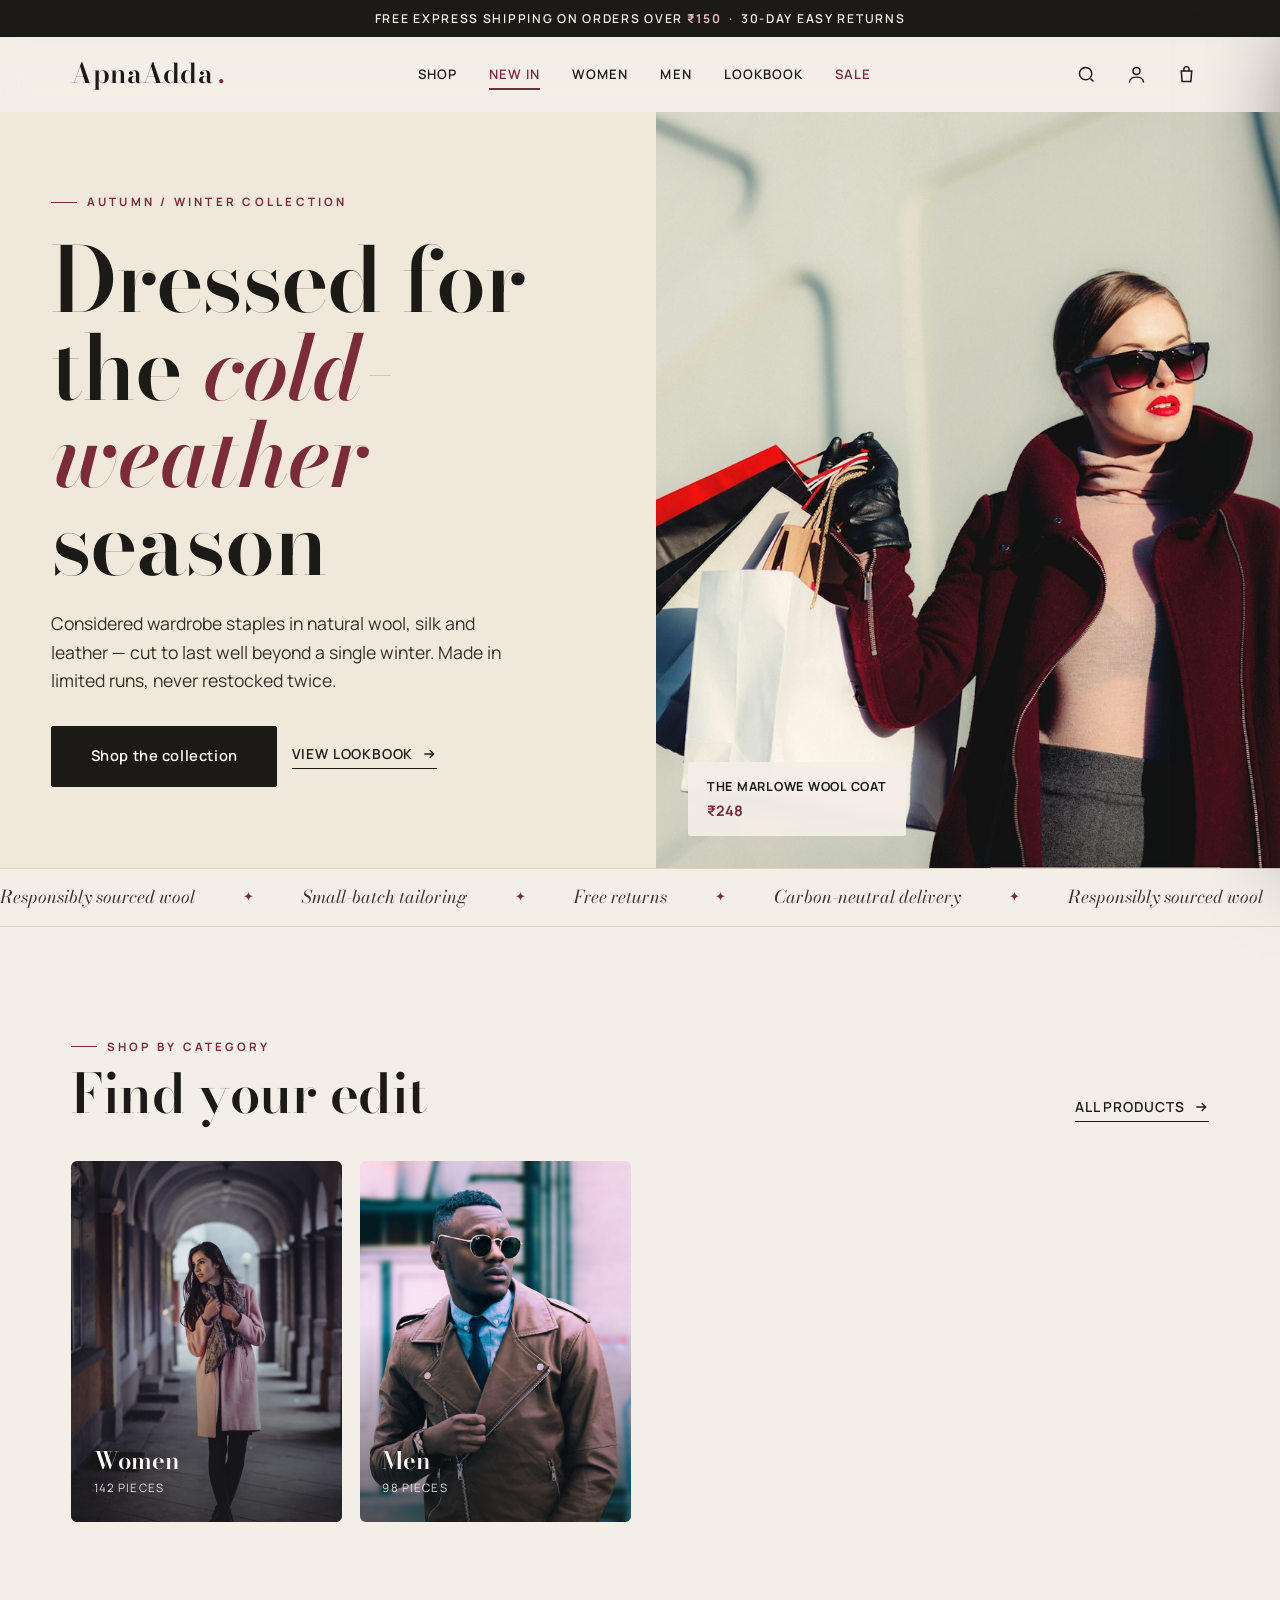
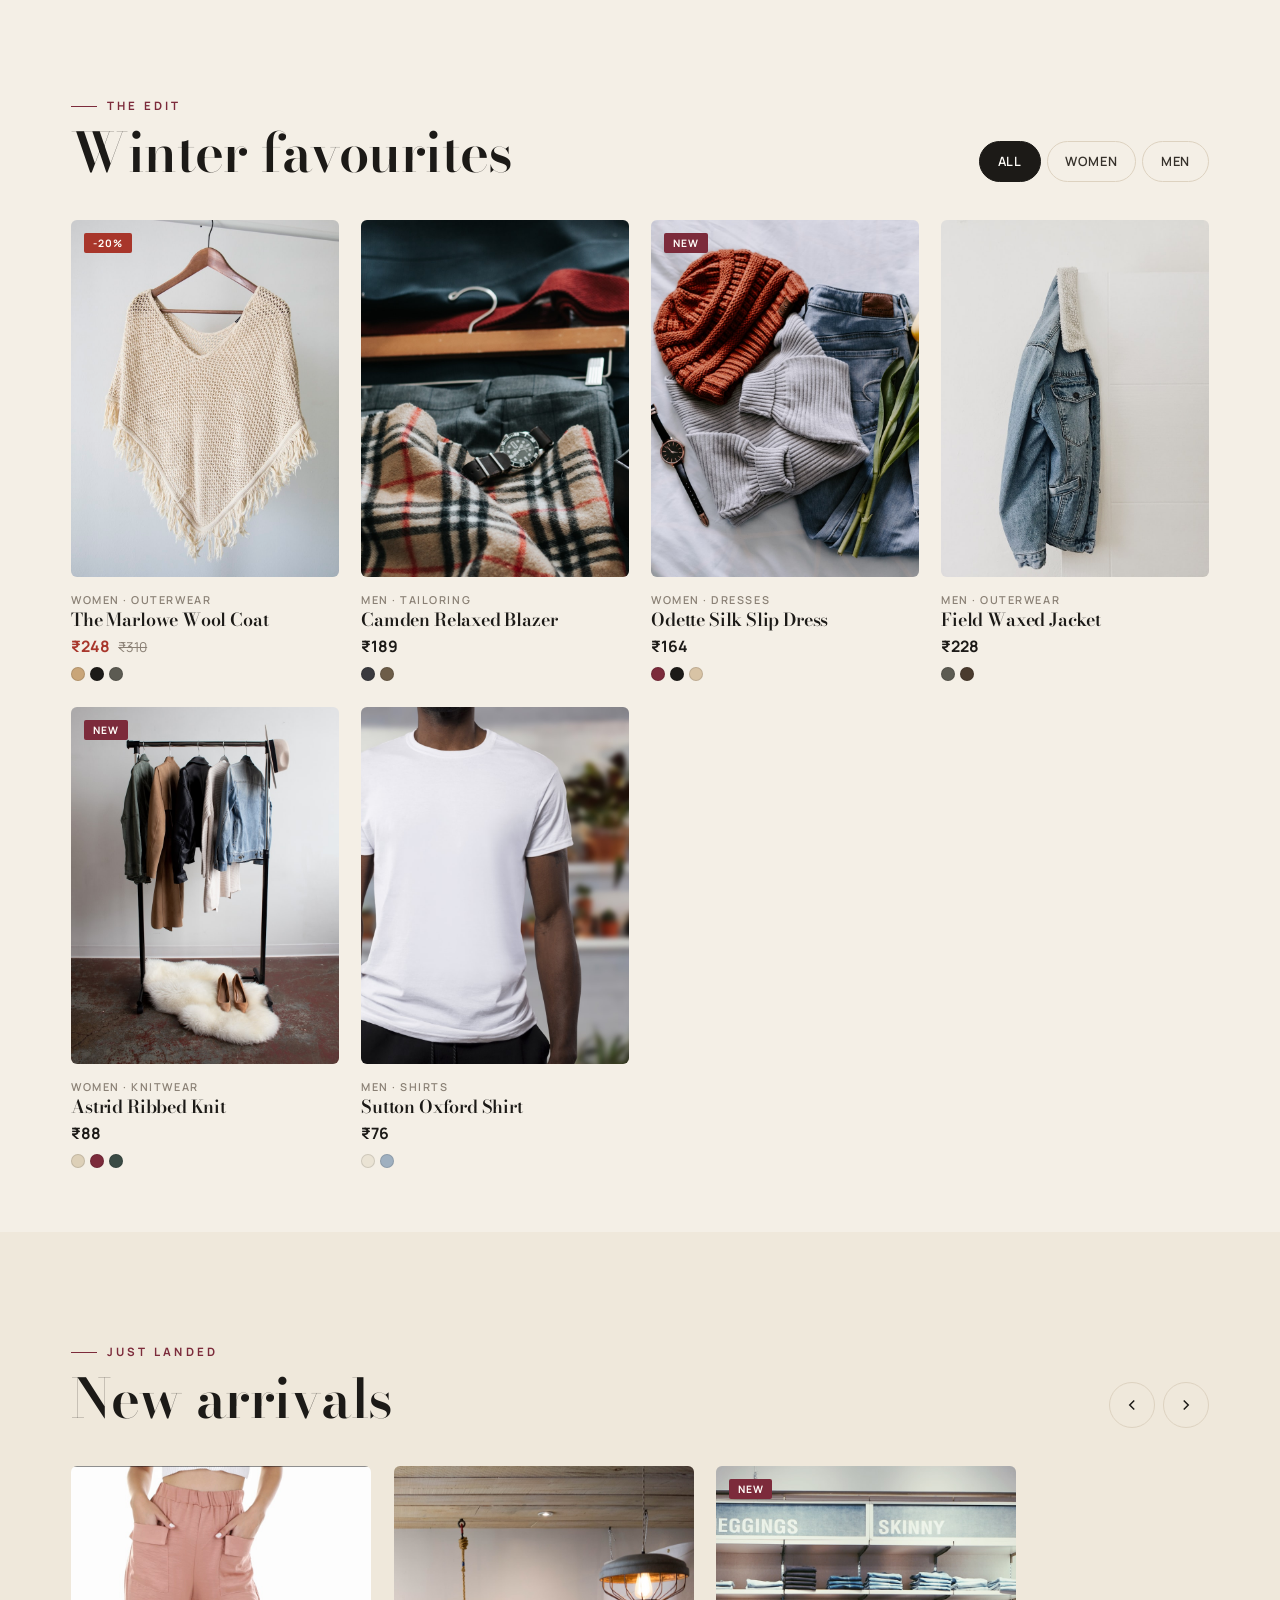
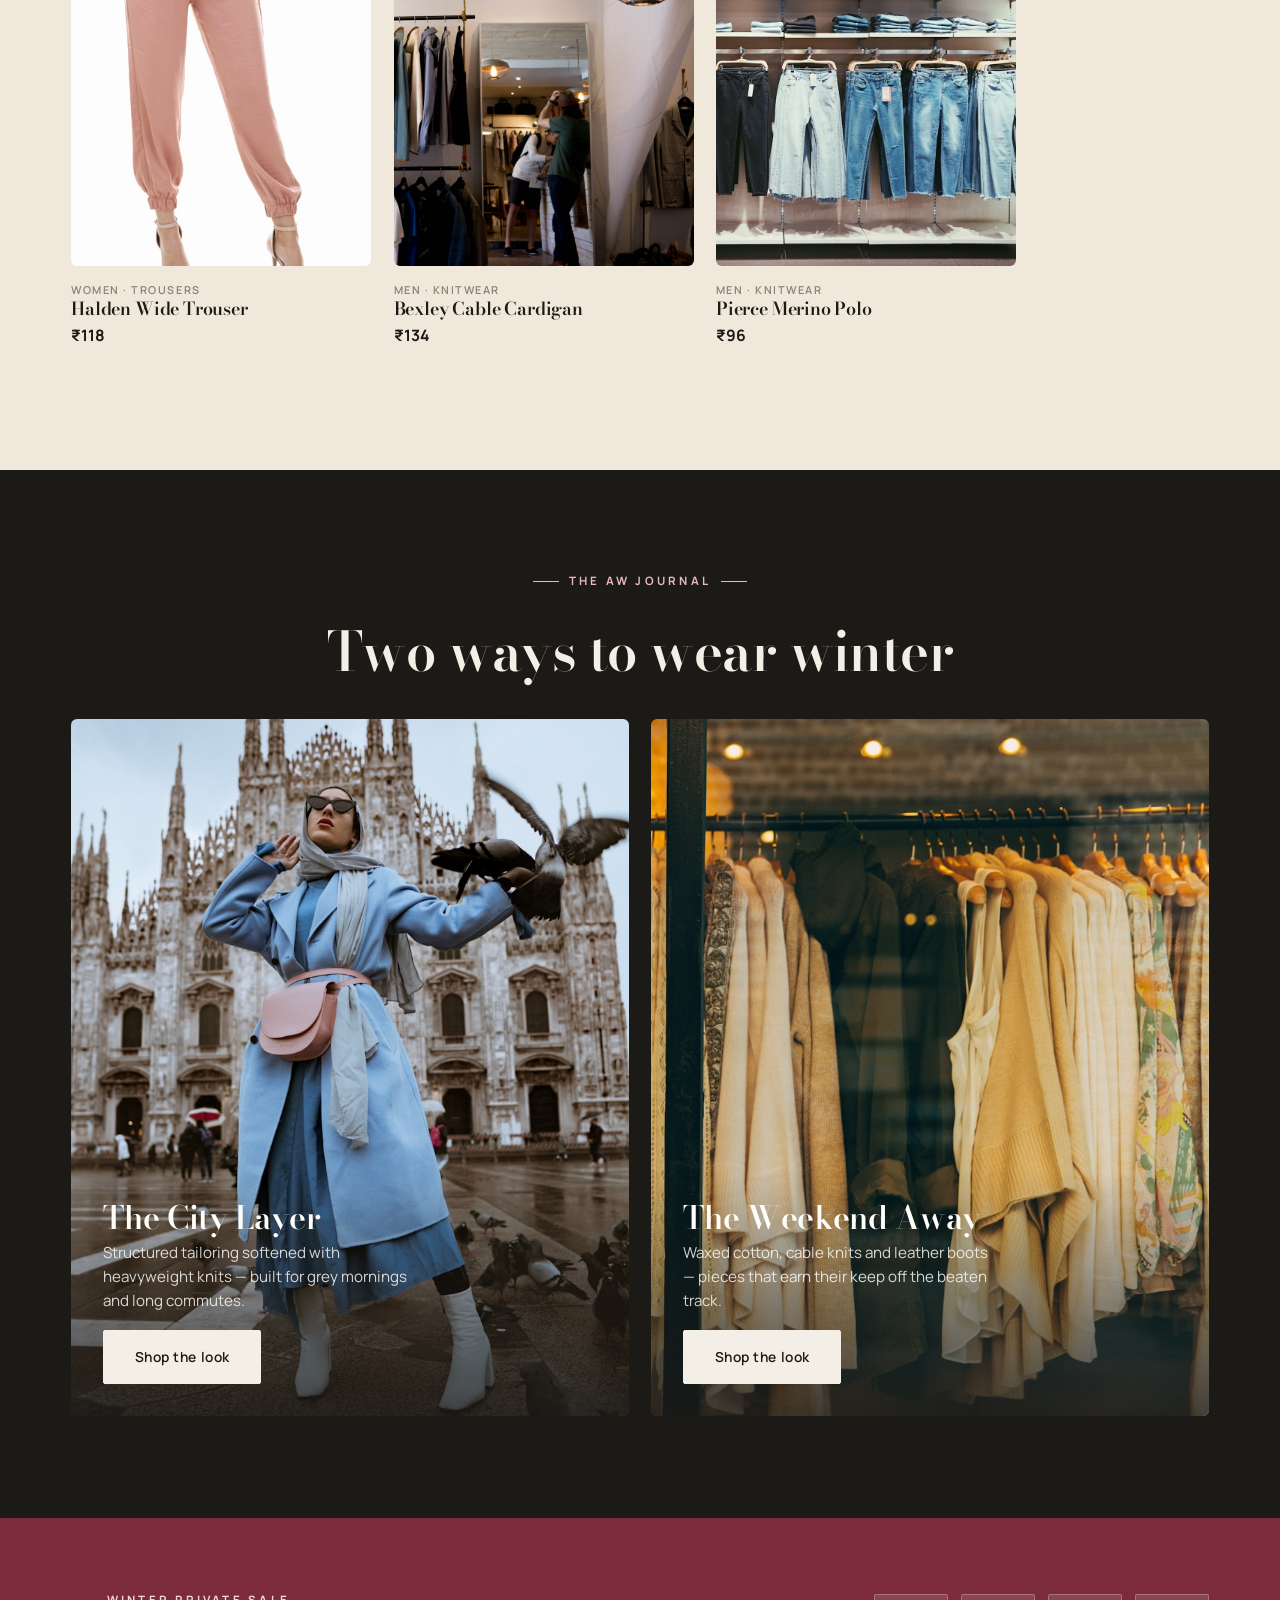
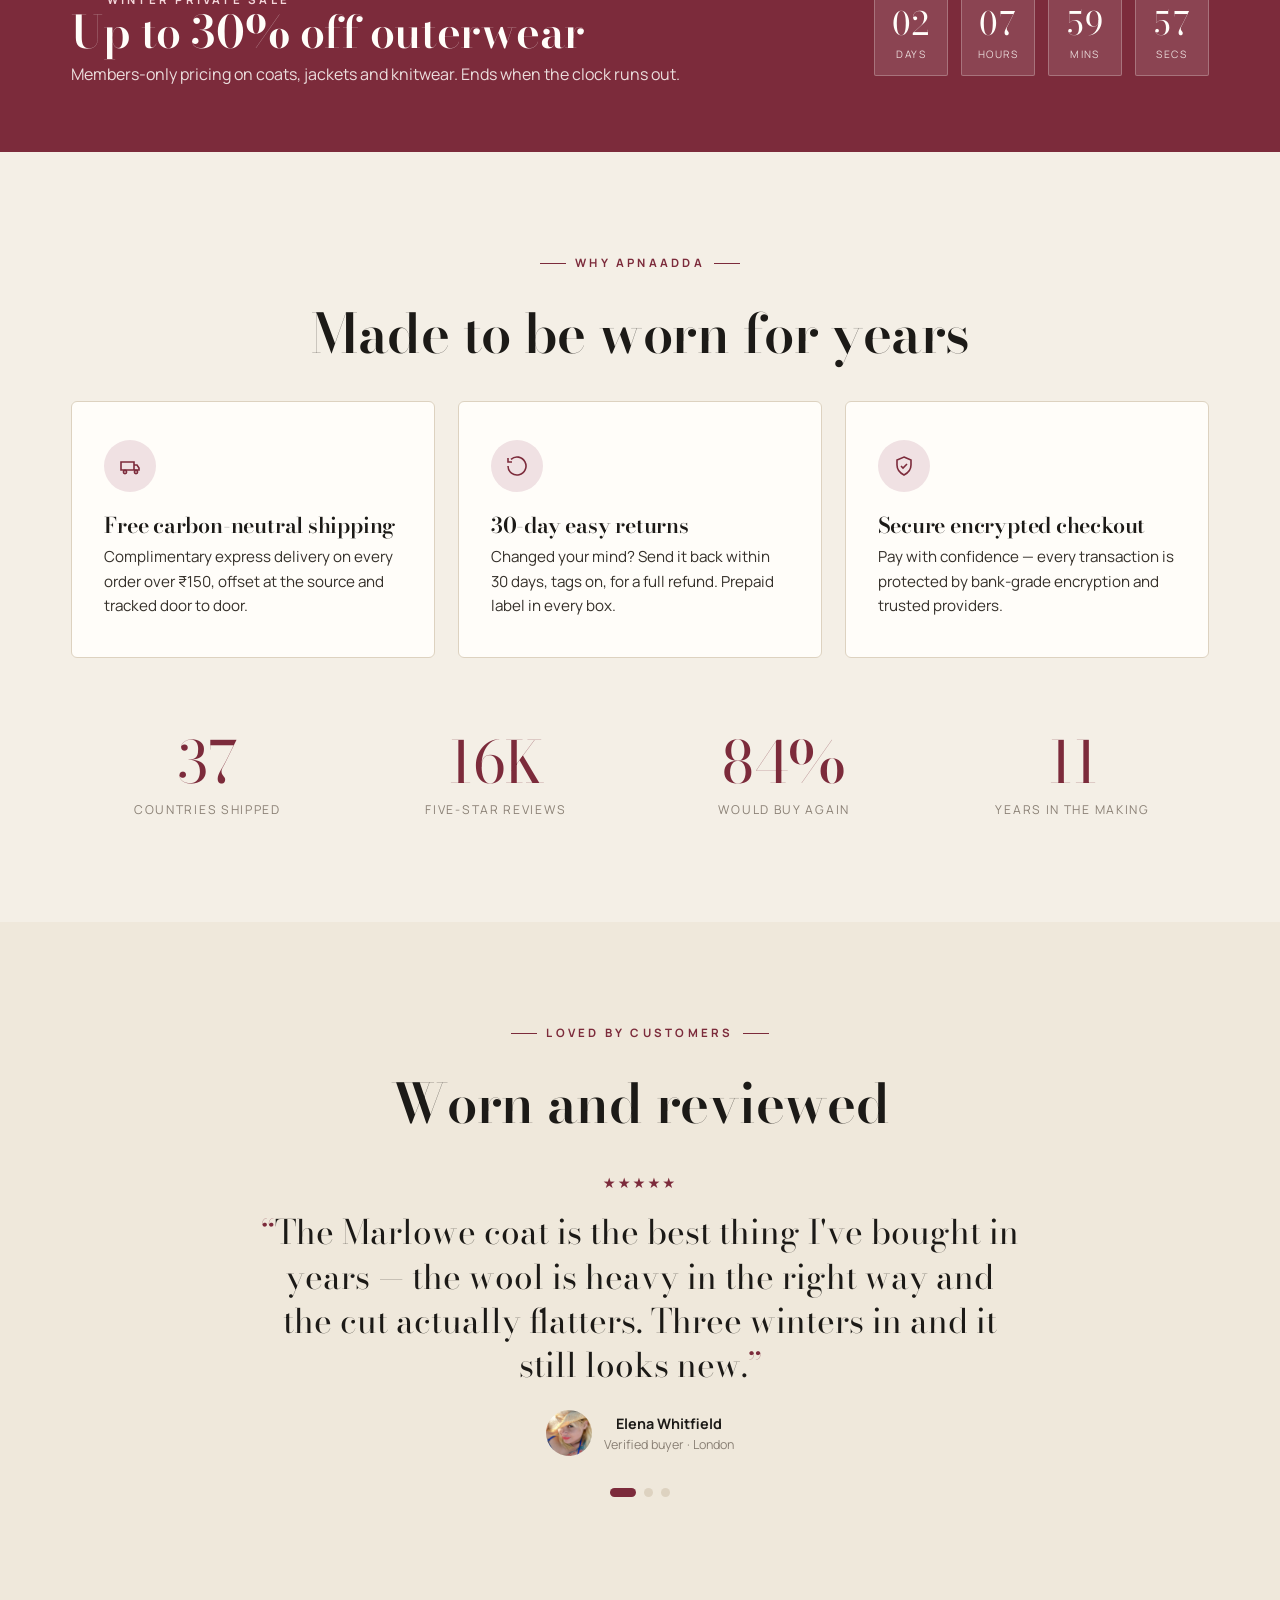
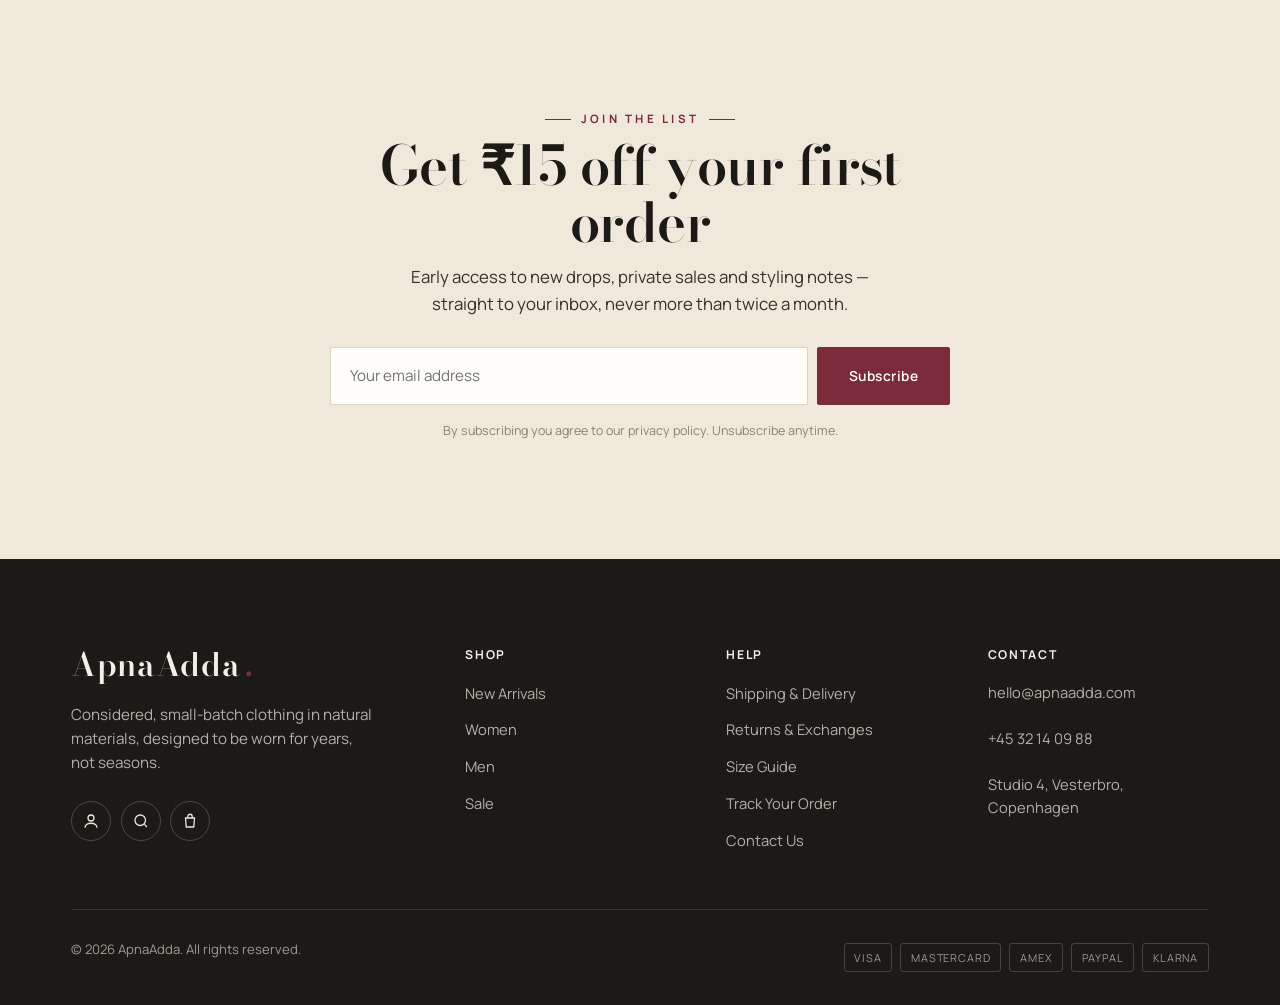
<file: index.html>
<!DOCTYPE html>
<html lang="en">
<head>
  <script>document.documentElement.classList.add("js")</script>
<meta charset="UTF-8">
<meta name="viewport" content="width=device-width, initial-scale=1.0">
<title>ApnaAdda — Modern Fashion &amp; Clothing Store</title>
<meta name="description" content="ApnaAdda clothing store with a curated product grid, category tiles, product detail page and shopping cart.">
<link rel="preconnect" href="https://fonts.googleapis.com">
<link rel="preconnect" href="https://fonts.gstatic.com" crossorigin>
<link href="https://fonts.googleapis.com/css2?family=Bodoni+Moda:ital,opsz,wght@0,6..96,400..700;1,6..96,400..600&family=Manrope:wght@400;500;600;700;800&display=swap" rel="stylesheet">
<link rel="stylesheet" href="css/vendor/bootstrap.min.css">
<link rel="stylesheet" href="css/style.css">
</head>
<body>
<a href="#main" class="skip-link">Skip to content</a>

<!-- ===== Announcement ===== -->
<div class="announce">
  Free express shipping on orders over <strong>$150</strong> &nbsp;·&nbsp; 30-day easy returns
</div>

<!-- ===== Header ===== -->
<header class="site-header" id="siteHeader">
  <div class="container-x">
    <div class="nav-inner">
      <a href="index.html" class="brand" aria-label="ApnaAdda home">ApnaAdda<span class="dot">.</span></a>

      <nav aria-label="Primary">
        <ul class="nav-links">
          <li><a href="shop.html">Shop</a></li>
          <li><a href="new.html" aria-current="page">New In</a></li>
          <li><a href="women.html">Women</a></li>
          <li><a href="men.html">Men</a></li>
          <li><a href="index.html#lookbook">Lookbook</a></li>
          <li><a href="sale.html" class="text-wine">Sale</a></li>
        </ul>
      </nav>

      <div class="nav-actions">
        <button class="icon-btn" id="searchToggle" aria-label="Search" aria-expanded="false">
          <svg viewBox="0 0 24 24" fill="none" stroke="currentColor" stroke-width="1.7" aria-hidden="true"><circle cx="11" cy="11" r="7"/><path d="m20 20-3.5-3.5"/></svg>
        </button>
        <a href="account.html" class="icon-btn" aria-label="Account">
          <svg viewBox="0 0 24 24" fill="none" stroke="currentColor" stroke-width="1.7" aria-hidden="true"><circle cx="12" cy="8" r="4"/><path d="M4 21c0-4 4-6 8-6s8 2 8 6"/></svg>
        </a>
        <button class="icon-btn cart-pill" id="cartOpen" aria-label="Open cart">
          <svg viewBox="0 0 24 24" fill="none" stroke="currentColor" stroke-width="1.7" aria-hidden="true"><path d="M6 8h12l-1 12H7L6 8Z"/><path d="M9 8V6a3 3 0 0 1 6 0v2"/></svg>
          <span class="cart-count" id="cartCount" aria-hidden="true">0</span>
        </button>
        <button class="icon-btn nav-toggle" id="navToggle" aria-label="Open menu" aria-expanded="false">
          <svg viewBox="0 0 24 24" fill="none" stroke="currentColor" stroke-width="1.7" aria-hidden="true"><path d="M4 7h16M4 12h16M4 17h16"/></svg>
        </button>
      </div>
    </div>
  </div>

  <!-- Search panel -->
  <div class="search-panel" id="searchPanel" role="dialog" aria-label="Search products">
    <div class="container-x">
      <form class="search-form" role="search" onsubmit="return false;">
        <svg viewBox="0 0 24 24" width="26" fill="none" stroke="currentColor" stroke-width="1.5" aria-hidden="true"><circle cx="11" cy="11" r="7"/><path d="m20 20-3.5-3.5"/></svg>
        <input type="search" id="searchInput" placeholder="Search coats, dresses, boots…" autocomplete="off" aria-label="Search products">
        <button type="button" class="icon-btn" id="searchClose" aria-label="Close search">
          <svg viewBox="0 0 24 24" fill="none" stroke="currentColor" stroke-width="1.7" aria-hidden="true"><path d="M6 6l12 12M18 6 6 18"/></svg>
        </button>
      </form>
      <div class="search-suggest">
        <span>Popular:</span>
        <a href="#shop">Wool coats</a>
        <a href="#shop">Silk dresses</a>
        <a href="#sale">Sale under $100</a>
      </div>
    </div>
  </div>
</header>

<!-- ===== Mobile nav ===== -->
<div class="scrim" id="scrim"></div>
<aside class="mobile-nav" id="mobileNav" aria-label="Mobile menu">
  <div class="mobile-nav-head">
    <span class="brand">ApnaAdda<span class="dot">.</span></span>
    <button class="icon-btn" id="navClose" aria-label="Close menu">
      <svg viewBox="0 0 24 24" fill="none" stroke="currentColor" stroke-width="1.7" aria-hidden="true"><path d="M6 6l12 12M18 6 6 18"/></svg>
    </button>
  </div>
  <ul>
    <li><a href="new.html">New In</a></li>
    <li><a href="women.html">Women</a></li>
    <li><a href="men.html">Men</a></li>
    <li><a href="index.html#lookbook">Lookbook</a></li>
    <li><a href="sale.html" class="text-wine">Sale</a></li>
  </ul>
  <div class="mobile-nav-foot">
    <p>Free shipping over $150 · 30-day returns</p>
    <p>hello@apnaadda.com</p>
  </div>
</aside>

<main id="main">

  <!-- ===== Hero ===== -->
  <section class="hero">
    <div class="hero-grid">
      <div class="hero-copy">
        <span class="eyebrow season">Autumn / Winter Collection</span>
        <h1 class="hero-title">Dressed for the <em>cold-weather</em> season</h1>
        <p>Considered wardrobe staples in natural wool, silk and leather — cut to last well beyond a single winter. Made in limited runs, never restocked twice.</p>
        <div class="hero-cta">
          <a href="#shop" class="btn-v btn-lg">Shop the collection</a>
          <a href="#lookbook" class="link-underline">View lookbook
            <svg viewBox="0 0 24 24" width="16" fill="none" stroke="currentColor" stroke-width="2" aria-hidden="true"><path d="M5 12h14M13 6l6 6-6 6"/></svg>
          </a>
        </div>
      </div>
      <div class="hero-media">
        <img src="img/hero.jpg" alt="Model wearing the Marlowe wool coat over a ribbed knit against a stone wall" width="900" height="820" fetchpriority="high">
        <div class="hero-tag">
          <div class="p-name">The Marlowe Wool Coat</div>
          <div class="p-price">$248</div>
        </div>
      </div>
    </div>
    <div class="hero-marquee" aria-hidden="true">
      <div class="track">
        <span>Responsibly sourced wool</span><span>Small-batch tailoring</span><span>Free returns</span><span>Carbon-neutral delivery</span>
        <span>Responsibly sourced wool</span><span>Small-batch tailoring</span><span>Free returns</span><span>Carbon-neutral delivery</span>
      </div>
    </div>
  </section>

  <!-- ===== Categories ===== -->
  <section class="section" id="categories" aria-labelledby="cat-h">
    <div class="container-x">
      <div class="section-head reveal">
        <div>
          <span class="eyebrow">Shop by category</span>
          <h2 class="section-title" id="cat-h">Find your edit</h2>
        </div>
        <a href="#shop" class="link-underline">All products
          <svg viewBox="0 0 24 24" width="16" fill="none" stroke="currentColor" stroke-width="2" aria-hidden="true"><path d="M5 12h14M13 6l6 6-6 6"/></svg>
        </a>
      </div>
      <div class="cat-grid">
        <a href="#shop" class="cat-tile reveal">
          <img src="img/cat-women.jpg" alt="Woman in a tailored wool coat and knit" width="420" height="560" loading="lazy">
          <div class="cat-label"><div><h3>Women</h3><span class="count">142 pieces</span></div>
            <span class="go"><svg viewBox="0 0 24 24" width="16" fill="none" stroke="currentColor" stroke-width="2" aria-hidden="true"><path d="M5 12h14M13 6l6 6-6 6"/></svg></span>
          </div>
        </a>
        <a href="#shop" class="cat-tile reveal reveal-d1">
          <img src="img/cat-men.jpg" alt="Man wearing a relaxed blazer and oxford shirt" width="420" height="560" loading="lazy">
          <div class="cat-label"><div><h3>Men</h3><span class="count">98 pieces</span></div>
            <span class="go"><svg viewBox="0 0 24 24" width="16" fill="none" stroke="currentColor" stroke-width="2" aria-hidden="true"><path d="M5 12h14M13 6l6 6-6 6"/></svg></span>
          </div>
        </a>
      </div>
    </div>
  </section>

  <!-- ===== Featured product grid ===== -->
  <section class="section section-tight" id="shop" aria-labelledby="shop-h">
    <div class="container-x">
      <div class="section-head reveal">
        <div>
          <span class="eyebrow">The edit</span>
          <h2 class="section-title" id="shop-h">Winter favourites</h2>
        </div>
        <div class="filter-bar" role="tablist" aria-label="Filter products by category">
          <button class="filter-btn active" data-filter="all" role="tab" aria-selected="true">All</button>
          <button class="filter-btn" data-filter="women" role="tab" aria-selected="false">Women</button>
          <button class="filter-btn" data-filter="men" role="tab" aria-selected="false">Men</button>
        </div>
      </div>

      <div class="product-grid" id="productGrid">

        <!-- 1 -->
        <article class="product-card reveal" data-cat="women"
          data-id="marlowe-coat" data-name="The Marlowe Wool Coat" data-price="248" data-img="img/p1.jpg">
          <div class="pc-media">
            <div class="pc-badges"><span class="badge-v sale">-20%</span></div>
            <button class="pc-wish" aria-label="Add The Marlowe Wool Coat to wishlist"><svg viewBox="0 0 24 24" fill="none" stroke="currentColor" stroke-width="1.7" aria-hidden="true"><path d="M12 20s-7-4.5-9.5-9C1 8 2.5 4.5 6 4.5c2 0 3 1.2 3.8 2.3C10.6 5.7 11.7 4.5 13.7 4.5c3.5 0 5 3.5 3.5 6.5C15.7 15.5 12 20 12 20Z"/></svg></button>
            <img src="img/p1.jpg" alt="The Marlowe wool coat in camel" width="420" height="560" loading="lazy">
            <div class="pc-add"><button class="btn-v btn-block js-add" data-id="marlowe-coat" data-name="The Marlowe Wool Coat" data-price="248" data-img="img/p1.jpg" data-variant="Camel · M">Quick add</button></div>
          </div>
          <div class="pc-info">
            <span class="pc-cat">Women · Outerwear</span>
            <h3 class="pc-name"><a href="product.html">The Marlowe Wool Coat</a></h3>
            <div class="pc-price"><span class="now on-sale">$248</span><span class="was">$310</span></div>
            <div class="pc-swatches"><span class="pc-swatch" style="background:#c9a578" title="Camel"></span><span class="pc-swatch" style="background:#1c1a17" title="Black"></span><span class="pc-swatch" style="background:#5c5b52" title="Olive"></span></div>
          </div>
        </article>

        <!-- 2 -->
        <article class="product-card reveal reveal-d1" data-cat="men"
          data-id="camden-blazer" data-name="Camden Relaxed Blazer" data-price="189" data-img="img/p2.jpg">
          <div class="pc-media">
            <button class="pc-wish" aria-label="Add Camden Relaxed Blazer to wishlist"><svg viewBox="0 0 24 24" fill="none" stroke="currentColor" stroke-width="1.7" aria-hidden="true"><path d="M12 20s-7-4.5-9.5-9C1 8 2.5 4.5 6 4.5c2 0 3 1.2 3.8 2.3C10.6 5.7 11.7 4.5 13.7 4.5c3.5 0 5 3.5 3.5 6.5C15.7 15.5 12 20 12 20Z"/></svg></button>
            <img src="img/p2.jpg" alt="Camden relaxed blazer in charcoal wool" width="420" height="560" loading="lazy">
            <div class="pc-add"><button class="btn-v btn-block js-add" data-id="camden-blazer" data-name="Camden Relaxed Blazer" data-price="189" data-img="img/p2.jpg" data-variant="Charcoal · M">Quick add</button></div>
          </div>
          <div class="pc-info">
            <span class="pc-cat">Men · Tailoring</span>
            <h3 class="pc-name"><a href="product.html">Camden Relaxed Blazer</a></h3>
            <div class="pc-price"><span class="now">$189</span></div>
            <div class="pc-swatches"><span class="pc-swatch" style="background:#3a3a3f" title="Charcoal"></span><span class="pc-swatch" style="background:#6d5d48" title="Tobacco"></span></div>
          </div>
        </article>

        <!-- 3 -->
        <article class="product-card reveal reveal-d2" data-cat="women"
          data-id="odette-dress" data-name="Odette Silk Slip Dress" data-price="164" data-img="img/p3.jpg">
          <div class="pc-media">
            <div class="pc-badges"><span class="badge-v new">New</span></div>
            <button class="pc-wish" aria-label="Add Odette Silk Slip Dress to wishlist"><svg viewBox="0 0 24 24" fill="none" stroke="currentColor" stroke-width="1.7" aria-hidden="true"><path d="M12 20s-7-4.5-9.5-9C1 8 2.5 4.5 6 4.5c2 0 3 1.2 3.8 2.3C10.6 5.7 11.7 4.5 13.7 4.5c3.5 0 5 3.5 3.5 6.5C15.7 15.5 12 20 12 20Z"/></svg></button>
            <img src="img/p3.jpg" alt="Odette silk slip dress in deep burgundy" width="420" height="560" loading="lazy">
            <div class="pc-add"><button class="btn-v btn-block js-add" data-id="odette-dress" data-name="Odette Silk Slip Dress" data-price="164" data-img="img/p3.jpg" data-variant="Burgundy · S">Quick add</button></div>
          </div>
          <div class="pc-info">
            <span class="pc-cat">Women · Dresses</span>
            <h3 class="pc-name"><a href="product.html">Odette Silk Slip Dress</a></h3>
            <div class="pc-price"><span class="now">$164</span></div>
            <div class="pc-swatches"><span class="pc-swatch" style="background:#7c2b3b" title="Burgundy"></span><span class="pc-swatch" style="background:#1c1a17" title="Black"></span><span class="pc-swatch" style="background:#d8c3a5" title="Champagne"></span></div>
          </div>
        </article>

        <!-- 4 -->
        <article class="product-card reveal reveal-d3" data-cat="men"
          data-id="field-jacket" data-name="Field Waxed Jacket" data-price="228" data-img="img/p4.jpg">
          <div class="pc-media">
            <button class="pc-wish" aria-label="Add Field Waxed Jacket to wishlist"><svg viewBox="0 0 24 24" fill="none" stroke="currentColor" stroke-width="1.7" aria-hidden="true"><path d="M12 20s-7-4.5-9.5-9C1 8 2.5 4.5 6 4.5c2 0 3 1.2 3.8 2.3C10.6 5.7 11.7 4.5 13.7 4.5c3.5 0 5 3.5 3.5 6.5C15.7 15.5 12 20 12 20Z"/></svg></button>
            <img src="img/p4.jpg" alt="Field waxed cotton jacket in olive" width="420" height="560" loading="lazy">
            <div class="pc-add"><button class="btn-v btn-block js-add" data-id="field-jacket" data-name="Field Waxed Jacket" data-price="228" data-img="img/p4.jpg" data-variant="Olive · L">Quick add</button></div>
          </div>
          <div class="pc-info">
            <span class="pc-cat">Men · Outerwear</span>
            <h3 class="pc-name"><a href="product.html">Field Waxed Jacket</a></h3>
            <div class="pc-price"><span class="now">$228</span></div>
            <div class="pc-swatches"><span class="pc-swatch" style="background:#5c5b52" title="Olive"></span><span class="pc-swatch" style="background:#4a3b2e" title="Brown"></span></div>
          </div>
        </article>

        <!-- 7 -->
        <article class="product-card reveal reveal-d2" data-cat="women"
          data-id="astrid-knit" data-name="Astrid Ribbed Knit" data-price="88" data-img="img/p7.jpg">
          <div class="pc-media">
            <div class="pc-badges"><span class="badge-v new">New</span></div>
            <button class="pc-wish" aria-label="Add Astrid Ribbed Knit to wishlist"><svg viewBox="0 0 24 24" fill="none" stroke="currentColor" stroke-width="1.7" aria-hidden="true"><path d="M12 20s-7-4.5-9.5-9C1 8 2.5 4.5 6 4.5c2 0 3 1.2 3.8 2.3C10.6 5.7 11.7 4.5 13.7 4.5c3.5 0 5 3.5 3.5 6.5C15.7 15.5 12 20 12 20Z"/></svg></button>
            <img src="img/p7.jpg" alt="Astrid ribbed merino knit in oatmeal" width="420" height="560" loading="lazy">
            <div class="pc-add"><button class="btn-v btn-block js-add" data-id="astrid-knit" data-name="Astrid Ribbed Knit" data-price="88" data-img="img/p7.jpg" data-variant="Oatmeal · M">Quick add</button></div>
          </div>
          <div class="pc-info">
            <span class="pc-cat">Women · Knitwear</span>
            <h3 class="pc-name"><a href="product.html">Astrid Ribbed Knit</a></h3>
            <div class="pc-price"><span class="now">$88</span></div>
            <div class="pc-swatches"><span class="pc-swatch" style="background:#ddd0b8" title="Oatmeal"></span><span class="pc-swatch" style="background:#7c2b3b" title="Burgundy"></span><span class="pc-swatch" style="background:#3a4a44" title="Forest"></span></div>
          </div>
        </article>

        <!-- 8 -->
        <article class="product-card reveal reveal-d3" data-cat="men"
          data-id="sutton-shirt" data-name="Sutton Oxford Shirt" data-price="76" data-img="img/p8.jpg">
          <div class="pc-media">
            <button class="pc-wish" aria-label="Add Sutton Oxford Shirt to wishlist"><svg viewBox="0 0 24 24" fill="none" stroke="currentColor" stroke-width="1.7" aria-hidden="true"><path d="M12 20s-7-4.5-9.5-9C1 8 2.5 4.5 6 4.5c2 0 3 1.2 3.8 2.3C10.6 5.7 11.7 4.5 13.7 4.5c3.5 0 5 3.5 3.5 6.5C15.7 15.5 12 20 12 20Z"/></svg></button>
            <img src="img/p8.jpg" alt="Sutton oxford shirt in ecru cotton" width="420" height="560" loading="lazy">
            <div class="pc-add"><button class="btn-v btn-block js-add" data-id="sutton-shirt" data-name="Sutton Oxford Shirt" data-price="76" data-img="img/p8.jpg" data-variant="Ecru · M">Quick add</button></div>
          </div>
          <div class="pc-info">
            <span class="pc-cat">Men · Shirts</span>
            <h3 class="pc-name"><a href="product.html">Sutton Oxford Shirt</a></h3>
            <div class="pc-price"><span class="now">$76</span></div>
            <div class="pc-swatches"><span class="pc-swatch" style="background:#eae3d4" title="Ecru"></span><span class="pc-swatch" style="background:#9fb0c0" title="Blue"></span></div>
          </div>
        </article>

      </div>
      <p id="noResults" class="text-center lede mx-auto" style="display:none; margin-top:2rem;">No pieces in this category yet — check back soon.</p>
    </div>
  </section>

  <!-- ===== New arrivals scroll snap ===== -->
  <section class="section" id="new" aria-labelledby="new-h" style="background:var(--paper-2);">
    <div class="container-x">
      <div class="section-head reveal">
        <div>
          <span class="eyebrow">Just landed</span>
          <h2 class="section-title" id="new-h">New arrivals</h2>
        </div>
        <div class="snap-nav">
          <button id="snapPrev" aria-label="Scroll to previous arrivals"><svg viewBox="0 0 24 24" width="18" fill="none" stroke="currentColor" stroke-width="2" aria-hidden="true"><path d="M15 6l-6 6 6 6"/></svg></button>
          <button id="snapNext" aria-label="Scroll to next arrivals"><svg viewBox="0 0 24 24" width="18" fill="none" stroke="currentColor" stroke-width="2" aria-hidden="true"><path d="M9 6l6 6-6 6"/></svg></button>
        </div>
      </div>
    </div>
    <div class="container-x">
      <div class="snap-row" id="snapRow">
        <article class="snap-item">
          <div class="pc-media">
            <button class="pc-wish" aria-label="Add Halden Wide Trouser to wishlist"><svg viewBox="0 0 24 24" fill="none" stroke="currentColor" stroke-width="1.7" aria-hidden="true"><path d="M12 20s-7-4.5-9.5-9C1 8 2.5 4.5 6 4.5c2 0 3 1.2 3.8 2.3C10.6 5.7 11.7 4.5 13.7 4.5c3.5 0 5 3.5 3.5 6.5C15.7 15.5 12 20 12 20Z"/></svg></button>
            <img src="img/n2.jpg" alt="Halden wide-leg wool trouser in stone" width="300" height="400" loading="lazy">
            <div class="pc-add"><button class="btn-v btn-block js-add" data-id="halden-trouser" data-name="Halden Wide Trouser" data-price="118" data-img="img/n2.jpg" data-variant="Stone · 30">Quick add</button></div>
          </div>
          <div class="pc-info"><span class="pc-cat">Women · Trousers</span><h3 class="pc-name"><a href="product.html">Halden Wide Trouser</a></h3><div class="pc-price"><span class="now">$118</span></div></div>
        </article>
        <article class="snap-item">
          <div class="pc-media">
            <button class="pc-wish" aria-label="Add Bexley Cable Cardigan to wishlist"><svg viewBox="0 0 24 24" fill="none" stroke="currentColor" stroke-width="1.7" aria-hidden="true"><path d="M12 20s-7-4.5-9.5-9C1 8 2.5 4.5 6 4.5c2 0 3 1.2 3.8 2.3C10.6 5.7 11.7 4.5 13.7 4.5c3.5 0 5 3.5 3.5 6.5C15.7 15.5 12 20 12 20Z"/></svg></button>
            <img src="img/n3.jpg" alt="Bexley chunky cable cardigan in forest green" width="300" height="400" loading="lazy">
            <div class="pc-add"><button class="btn-v btn-block js-add" data-id="bexley-cardigan" data-name="Bexley Cable Cardigan" data-price="134" data-img="img/n3.jpg" data-variant="Forest · M">Quick add</button></div>
          </div>
          <div class="pc-info"><span class="pc-cat">Men · Knitwear</span><h3 class="pc-name"><a href="product.html">Bexley Cable Cardigan</a></h3><div class="pc-price"><span class="now">$134</span></div></div>
        </article>
        <article class="snap-item">
          <div class="pc-media">
            <div class="pc-badges"><span class="badge-v new">New</span></div>
            <button class="pc-wish" aria-label="Add Pierce Merino Polo to wishlist"><svg viewBox="0 0 24 24" fill="none" stroke="currentColor" stroke-width="1.7" aria-hidden="true"><path d="M12 20s-7-4.5-9.5-9C1 8 2.5 4.5 6 4.5c2 0 3 1.2 3.8 2.3C10.6 5.7 11.7 4.5 13.7 4.5c3.5 0 5 3.5 3.5 6.5C15.7 15.5 12 20 12 20Z"/></svg></button>
            <img src="img/n5.jpg" alt="Pierce merino knitted polo in navy" width="300" height="400" loading="lazy">
            <div class="pc-add"><button class="btn-v btn-block js-add" data-id="pierce-polo" data-name="Pierce Merino Polo" data-price="96" data-img="img/n5.jpg" data-variant="Navy · M">Quick add</button></div>
          </div>
          <div class="pc-info"><span class="pc-cat">Men · Knitwear</span><h3 class="pc-name"><a href="product.html">Pierce Merino Polo</a></h3><div class="pc-price"><span class="now">$96</span></div></div>
        </article>
      </div>
    </div>
  </section>

  <!-- ===== Lookbook ===== -->
  <section class="section lookbook" id="lookbook" aria-labelledby="look-h">
    <div class="container-x">
      <div class="section-head center reveal">
        <span class="eyebrow center">The AW journal</span>
        <h2 class="section-title" id="look-h">Two ways to wear winter</h2>
      </div>
      <div class="look-grid">
        <article class="look-card reveal">
          <img src="img/look-1.jpg" alt="Editorial look: layered wool coat over knit and wide trousers" width="640" height="800" loading="lazy">
          <div class="look-body">
            <h3>The City Layer</h3>
            <p>Structured tailoring softened with heavyweight knits — built for grey mornings and long commutes.</p>
            <a href="#shop" class="btn-v btn-light">Shop the look</a>
          </div>
        </article>
        <article class="look-card reveal reveal-d1">
          <img src="img/look-2.jpg" alt="Editorial look: waxed jacket with cable cardigan and boots" width="640" height="800" loading="lazy">
          <div class="look-body">
            <h3>The Weekend Away</h3>
            <p>Waxed cotton, cable knits and leather boots — pieces that earn their keep off the beaten track.</p>
            <a href="#shop" class="btn-v btn-light">Shop the look</a>
          </div>
        </article>
      </div>
    </div>
  </section>

  <!-- ===== Promo / countdown ===== -->
  <section class="section-tight promo-strip" id="sale" aria-labelledby="promo-h">
    <div class="container-x">
      <div class="promo-inner">
        <div>
          <span class="eyebrow center" style="color:#f3d6da; justify-content:flex-start;">Winter private sale</span>
          <h2 id="promo-h">Up to 30% off outerwear</h2>
          <p>Members-only pricing on coats, jackets and knitwear. Ends when the clock runs out.</p>
        </div>
        <div class="countdown" id="countdown" role="timer" aria-label="Sale countdown">
          <div class="cd-unit"><span class="num" data-cd="days">02</span><span class="lab">Days</span></div>
          <div class="cd-unit"><span class="num" data-cd="hours">00</span><span class="lab">Hours</span></div>
          <div class="cd-unit"><span class="num" data-cd="mins">00</span><span class="lab">Mins</span></div>
          <div class="cd-unit"><span class="num" data-cd="secs">00</span><span class="lab">Secs</span></div>
        </div>
      </div>
    </div>
  </section>

  <!-- ===== Brand values ===== -->
  <section class="section" aria-labelledby="values-h">
    <div class="container-x">
      <div class="section-head center reveal">
        <span class="eyebrow center">Why ApnaAdda</span>
        <h2 class="section-title" id="values-h">Made to be worn for years</h2>
      </div>
      <div class="values-grid">
        <div class="value-card reveal">
          <div class="value-icon"><svg viewBox="0 0 24 24" fill="none" stroke="currentColor" stroke-width="1.6" aria-hidden="true"><path d="M3 8h13v8H3zM16 11h3l2 3v2h-5z"/><circle cx="7" cy="18" r="1.6"/><circle cx="18" cy="18" r="1.6"/></svg></div>
          <h3>Free carbon-neutral shipping</h3>
          <p>Complimentary express delivery on every order over $150, offset at the source and tracked door to door.</p>
        </div>
        <div class="value-card reveal reveal-d1">
          <div class="value-icon"><svg viewBox="0 0 24 24" fill="none" stroke="currentColor" stroke-width="1.6" aria-hidden="true"><path d="M3 12a9 9 0 1 0 3-6.7"/><path d="M3 4v4h4"/></svg></div>
          <h3>30-day easy returns</h3>
          <p>Changed your mind? Send it back within 30 days, tags on, for a full refund. Prepaid label in every box.</p>
        </div>
        <div class="value-card reveal reveal-d2">
          <div class="value-icon"><svg viewBox="0 0 24 24" fill="none" stroke="currentColor" stroke-width="1.6" aria-hidden="true"><path d="M12 3l7 3v5c0 4.5-3 8-7 10-4-2-7-5.5-7-10V6z"/><path d="M9 12l2 2 4-4"/></svg></div>
          <h3>Secure encrypted checkout</h3>
          <p>Pay with confidence — every transaction is protected by bank-grade encryption and trusted providers.</p>
        </div>
      </div>

      <div class="stats-row reveal" style="margin-top:clamp(3rem,6vw,5rem);" id="stats">
        <div class="stat"><div class="num" data-count="42">0</div><div class="lab">Countries shipped</div></div>
        <div class="stat"><div class="num" data-count="18" data-suffix="K">0</div><div class="lab">Five-star reviews</div></div>
        <div class="stat"><div class="num" data-count="96" data-suffix="%">0</div><div class="lab">Would buy again</div></div>
        <div class="stat"><div class="num" data-count="12">0</div><div class="lab">Years in the making</div></div>
      </div>
    </div>
  </section>

  <!-- ===== Testimonials ===== -->
  <section class="section" style="background:var(--paper-2);" aria-labelledby="testi-h">
    <div class="container-x">
      <div class="section-head center reveal">
        <span class="eyebrow center">Loved by customers</span>
        <h2 class="section-title" id="testi-h">Worn and reviewed</h2>
      </div>
      <div class="testi reveal">
        <div class="testi-track" id="testiTrack">
          <div class="testi-slide active">
            <div class="stars" aria-label="5 out of 5 stars">★★★★★</div>
            <p class="testi-quote">The Marlowe coat is the best thing I've bought in years — the wool is heavy in the right way and the cut actually flatters. Three winters in and it still looks new.</p>
            <div class="testi-who"><img src="img/review-1.jpg" alt="Portrait of Elena Whitfield" width="46" height="46" loading="lazy"><div><div class="n">Elena Whitfield</div><div class="r">Verified buyer · London</div></div></div>
          </div>
          <div class="testi-slide">
            <div class="stars" aria-label="5 out of 5 stars">★★★★★</div>
            <p class="testi-quote">Everything arrives beautifully packed and the returns are genuinely effortless. I've reordered the Sutton shirt in every colour they make.</p>
            <div class="testi-who"><img src="img/review-2.jpg" alt="Portrait of Marcus Reyes" width="46" height="46" loading="lazy"><div><div class="n">Marcus Reyes</div><div class="r">Verified buyer · Toronto</div></div></div>
          </div>
          <div class="testi-slide">
            <div class="stars" aria-label="5 out of 5 stars">★★★★★</div>
            <p class="testi-quote">Sizing is spot on and the quality punches well above the price. ApnaAdda has quietly replaced most of my wardrobe.</p>
            <div class="testi-who"><img src="img/review-3.jpg" alt="Portrait of Priya Anand" width="46" height="46" loading="lazy"><div><div class="n">Priya Anand</div><div class="r">Verified buyer · Melbourne</div></div></div>
          </div>
        </div>
        <div class="testi-dots" id="testiDots" role="tablist" aria-label="Choose testimonial">
          <button class="active" aria-label="Testimonial 1"></button>
          <button aria-label="Testimonial 2"></button>
          <button aria-label="Testimonial 3"></button>
        </div>
      </div>
    </div>
  </section>

  <!-- ===== Newsletter ===== -->
  <section class="section newsletter" aria-labelledby="nl-h">
    <div class="container-x">
      <div class="nl-inner reveal">
        <span class="eyebrow center">Join the list</span>
        <h2 class="section-title" id="nl-h">Get $15 off your first order</h2>
        <p class="lede mx-auto" style="margin-top:0.8rem;">Early access to new drops, private sales and styling notes — straight to your inbox, never more than twice a month.</p>
        <form class="nl-form" id="nlForm" novalidate>
          <input type="email" id="nlEmail" placeholder="Your email address" required aria-label="Email address">
          <button type="submit" class="btn-v btn-wine">Subscribe</button>
        </form>
        <p class="nl-ok" id="nlOk">Thanks — check your inbox to confirm and claim your code.</p>
        <p class="nl-note">By subscribing you agree to our privacy policy. Unsubscribe anytime.</p>
      </div>
    </div>
  </section>

</main>

<!-- ===== Footer ===== -->
<footer class="site-footer">
  <div class="container-x">
    <div class="footer-top">
      <div>
        <span class="brand">ApnaAdda<span class="dot">.</span></span>
        <p class="footer-about">Considered, small-batch clothing in natural materials — designed in Copenhagen, made to be worn for years, not seasons.</p>
        <div class="footer-social">
          <a href="#" aria-label="ApnaAdda on Instagram"><svg viewBox="0 0 24 24" fill="none" stroke="currentColor" stroke-width="1.7" aria-hidden="true"><rect x="3" y="3" width="18" height="18" rx="5"/><circle cx="12" cy="12" r="4"/><circle cx="17" cy="7" r="1" fill="currentColor" stroke="none"/></svg></a>
          <a href="#" aria-label="ApnaAdda on Pinterest"><svg viewBox="0 0 24 24" fill="none" stroke="currentColor" stroke-width="1.7" aria-hidden="true"><path d="M8 20c1-3 2-6 2-6M12 3a7 7 0 0 0-3 13c-.2-1 .1-2 .4-3 .3-1 1-4 1-4a2.4 2.4 0 0 1-.2-1c0-1 .6-1.8 1.4-1.8.7 0 1 .5 1 1.1 0 .7-.4 1.7-.7 2.7-.2.8.4 1.5 1.2 1.5 2.5-1.9-1.9-4.1C16.6 6.6 15 5 12.8 5"/></svg></a>
          <a href="#" aria-label="ApnaAdda on TikTok"><svg viewBox="0 0 24 24" fill="none" stroke="currentColor" stroke-width="1.7" aria-hidden="true"><path d="M15 4c.4 2.3 1.9 3.8 4 4v3c-1.7 0-3-.5-4-1.2V16a5 5 0 1 1-5-5v3a2 2 0 1 1 2 2V4z"/></svg></a>
        </div>
      </div>
      <div class="footer-col">
        <h4>Shop</h4>
        <ul>
          <li><a href="new.html">New Arrivals</a></li>
          <li><a href="women.html">Women</a></li>
          <li><a href="men.html">Men</a></li>
          <li><a href="sale.html">Sale</a></li>
          <li><a href="#">Gift Cards</a></li>
        </ul>
      </div>
      <div class="footer-col">
        <h4>Help</h4>
        <ul>
          <li><a href="#">Shipping &amp; Delivery</a></li>
          <li><a href="#">Returns &amp; Exchanges</a></li>
          <li><a href="#">Size Guide</a></li>
          <li><a href="#">Track Your Order</a></li>
          <li><a href="#">Contact Us</a></li>
        </ul>
      </div>
      <div class="footer-col">
        <h4>Contact</h4>
        <ul class="footer-contact">
          <li><svg viewBox="0 0 24 24" fill="none" stroke="currentColor" stroke-width="1.7" aria-hidden="true"><path d="M4 6l8 6 8-6M4 6h16v12H4z"/></svg><span>hello@apnaadda.com</span></li>
          <li><svg viewBox="0 0 24 24" fill="none" stroke="currentColor" stroke-width="1.7" aria-hidden="true"><path d="M6 4l3 1 1 4-2 1a11 11 0 0 0 5 5l1-2 4 1 1 3a2 2 0 0 1-2 2A15 15 0 0 1 4 6a2 2 0 0 1 2-2z"/></svg><span>+45 32 14 09 88</span></li>
          <li><svg viewBox="0 0 24 24" fill="none" stroke="currentColor" stroke-width="1.7" aria-hidden="true"><path d="M12 21s-7-5.2-7-11a7 7 0 0 1 14 0c0 5.8-7 11-7 11z"/><circle cx="12" cy="10" r="2.5"/></svg><span>Studio 4, Vesterbro, Copenhagen</span></li>
        </ul>
      </div>
    </div>
    <div class="footer-bottom">
      <p>&copy; 2026 ApnaAdda. All rights reserved.</p>
      <div class="footer-pay">
        <span>Visa</span><span>Mastercard</span><span>Amex</span><span>PayPal</span><span>Klarna</span>
      </div>
    </div>
  </div>
</footer>

<!-- ===== Cart drawer (shared markup) ===== -->
<div class="scrim" id="cartScrim"></div>
<aside class="cart-drawer" id="cartDrawer" aria-label="Shopping cart" role="dialog" aria-modal="true">
  <div class="cart-head">
    <h2>Your Bag <span class="qty-note" id="cartQtyNote">0 items</span></h2>
    <button class="icon-btn" id="cartClose" aria-label="Close cart">
      <svg viewBox="0 0 24 24" fill="none" stroke="currentColor" stroke-width="1.7" aria-hidden="true"><path d="M6 6l12 12M18 6 6 18"/></svg>
    </button>
  </div>
  <div class="cart-free">
    <span id="cartFreeMsg"><strong>$150</strong> away from free express shipping</span>
    <div class="cart-progress"><span id="cartProgress"></span></div>
  </div>
  <div class="cart-items" id="cartItems">
    <div class="cart-empty" id="cartEmpty">
      <svg viewBox="0 0 24 24" fill="none" stroke="currentColor" stroke-width="1.4" aria-hidden="true"><path d="M6 8h12l-1 12H7L6 8Z"/><path d="M9 8V6a3 3 0 0 1 6 0v2"/></svg>
      <p>Your bag is empty.<br>Time to find something lovely.</p>
      <button class="btn-v btn-ghost" id="cartEmptyShop">Start shopping</button>
    </div>
  </div>
  <div class="cart-foot" id="cartFoot" hidden>
    <div class="cart-sub"><span class="l">Subtotal</span><span class="v" id="cartSubtotal">$0</span></div>
    <p class="cart-ship-note">Shipping &amp; taxes calculated at checkout.</p>
    <button class="btn-v btn-wine btn-block btn-lg" id="cartCheckout">Checkout securely</button>
    <button class="btn-v btn-whatsapp btn-block" id="whatsappCheckout" type="button">
      <svg viewBox="0 0 24 24" fill="currentColor" aria-hidden="true"><path d="M20 4.1A11.8 11.8 0 0 0 12.1.8C5.6.8.4 6 .4 12.4c0 2 .5 3.9 1.5 5.6L.3 23.2l5.3-1.5a11.7 11.7 0 0 0 6.5 1.9h.1c6.4 0 11.6-5.2 11.6-11.7 0-3-1.3-5.8-3.8-7.8Zm-7.8 17.5h-.1c-1.8 0-3.6-.5-5.1-1.5l-.4-.2-3.1.9.9-3-.2-.4a9.6 9.6 0 0 1-1.5-5.1c0-5.3 4.3-9.6 9.6-9.6 2.6 0 5 1 6.8 2.8a9.5 9.5 0 0 1 2.8 6.8c0 5.3-4.3 9.6-9.7 9.6Zm5.3-7.2c-.3-.1-1.7-.8-2-.9-.3-.1-.5-.1-.7.1-.2.3-.8.9-1 1.1-.2.2-.4.2-.7.1-1.7-.8-2.8-1.5-3.9-3.4-.3-.5.3-.5.8-1.6.1-.2.1-.4 0-.6-.1-.1-.7-1.6-.9-2.2-.3-.6-.5-.5-.7-.5h-.6c-.2 0-.6.1-.9.4-.3.3-1.1 1.1-1.1 2.6s1.1 3 1.3 3.2c.2.2 2.2 3.4 5.4 4.8 2 .9 2 .6 2.4.6.4 0 1.7-.7 1.9-1.4.3-.7.3-1.3.2-1.4-.1-.1-.3-.2-.6-.3Z"/></svg>
      Shop with WhatsApp
    </button>
    <div class="cart-continue"><button id="cartContinue">Continue shopping</button></div>
  </div>
</aside>

<!-- ===== Checkout ===== -->
<div class="checkout-modal" id="checkoutModal" role="dialog" aria-modal="true" aria-labelledby="checkoutTitle">
  <div class="checkout-panel">
    <div class="checkout-head"><div><span class="eyebrow">Secure checkout</span><h2 id="checkoutTitle">Almost yours</h2></div><button class="icon-btn" id="checkoutClose" aria-label="Close checkout"><svg viewBox="0 0 24 24" fill="none" stroke="currentColor" stroke-width="1.7" aria-hidden="true"><path d="M6 6l12 12M18 6 6 18"/></svg></button></div>
    <p class="checkout-copy">Enter your email and continue to our secure payment provider. Card details are never stored on this site.</p>
    <form id="checkoutForm">
      <label class="checkout-label" for="checkoutEmail">Email address</label>
      <input class="checkout-input" type="email" id="checkoutEmail" placeholder="you@example.com" required>
      <div class="payment-options" aria-label="Payment methods"><span>Accepted at checkout</span><b>VISA</b><b>MC</b><b>AMEX</b><b>PayPal</b></div>
      <button class="btn-v btn-wine btn-block btn-lg" type="submit">Continue to payment</button>
    </form>
    <p class="checkout-note">Payments use Razorpay. Your server must create the order at <code>/api/create-razorpay-order</code> with secret credentials.</p>
  </div>
</div>

<!-- ===== Toast ===== -->
<div class="toast" id="toast" role="status" aria-live="polite">
  <svg viewBox="0 0 24 24" fill="none" stroke="currentColor" stroke-width="2" aria-hidden="true"><path d="M20 6 9 17l-5-5"/></svg>
  <span id="toastMsg">Added to bag</span>
</div>

<script src="js/vendor/bootstrap.bundle.min.js"></script>
<script src="https://checkout.razorpay.com/v1/checkout.js"></script>
<script src="js/main.js"></script>
<script src="js/layout.js"></script>
</body>
</html>
</file>
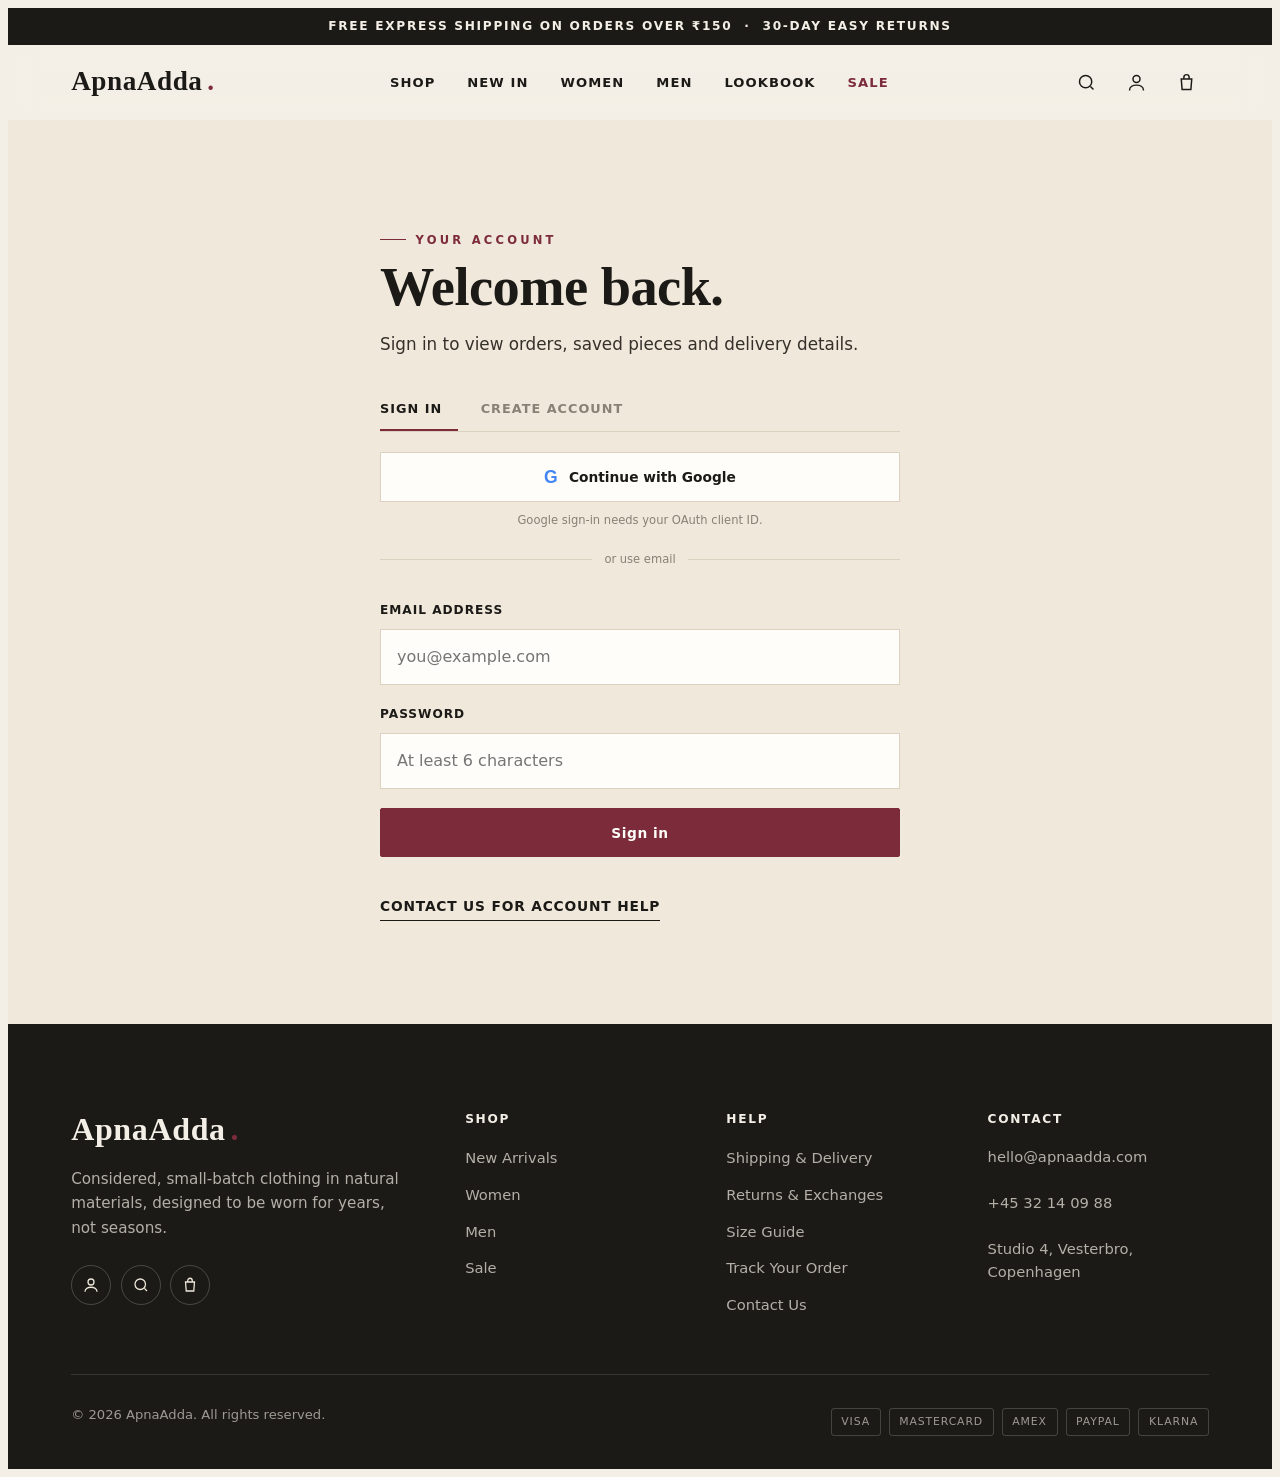
<file: account.html>
<!doctype html>
<html lang="en">
<head>
  <meta charset="UTF-8">
  <meta name="viewport" content="width=device-width, initial-scale=1">
  <title>Account — ApnaAdda</title>
  <meta name="description" content="Sign in to your ApnaAdda account.">
  <meta name="google-client-id" content="793127348188-9atvaj7tvks90c6397sg30rpl0dgn8f4.apps.googleusercontent.com">
  <link rel="stylesheet" href="css/style.css">
</head>
<body>
  <div class="announce">Free express shipping on orders over ₹150 &nbsp;·&nbsp; 30-day easy returns</div>
  <header class="site-header">
    <div class="container-x"><div class="nav-inner">
      <a class="brand" href="index.html" aria-label="ApnaAdda home">ApnaAdda<span class="dot">.</span></a>
      <nav aria-label="Primary"><ul class="nav-links"><li><a href="shop.html">Shop</a></li><li><a href="new.html">New In</a></li><li><a href="women.html">Women</a></li><li><a href="men.html">Men</a></li><li><a href="index.html#lookbook">Lookbook</a></li><li><a href="sale.html" class="text-wine">Sale</a></li></ul></nav>
      <div class="nav-actions"><a class="icon-btn" href="shop.html" aria-label="Open shop">Bag</a></div>
    </div></div>
  </header>
  <main id="main">
    <section class="section account-page"><div class="container-x"><div class="account-panel">
      <div id="accountAuth"><span class="eyebrow">Your account</span><h1 class="section-title" id="accountTitle">Welcome back.</h1><p class="lede" id="accountIntro">Sign in to view orders, saved pieces and delivery details.</p>
      <div class="account-tabs" role="tablist" aria-label="Account access"><button class="account-tab active" type="button" data-mode="login" role="tab" aria-selected="true">Sign in</button><button class="account-tab" type="button" data-mode="register" role="tab" aria-selected="false">Create account</button></div>
      <div class="google-login" id="googleLogin"><button class="google-btn" type="button" id="googleButton"><span class="google-mark">G</span> Continue with Google</button><p class="account-note">Google sign-in needs your OAuth client ID.</p></div>
      <div class="account-divider"><span>or use email</span></div>
      <form class="account-form" id="accountForm"><div id="nameField" hidden><label for="accountName">Full name</label><input id="accountName" type="text" placeholder="Your name"></div><label for="accountEmail">Email address</label><input id="accountEmail" type="email" required placeholder="you@example.com"><label for="accountPassword">Password</label><input id="accountPassword" type="password" minlength="6" required placeholder="At least 6 characters"><button class="btn-v btn-wine btn-block" id="accountSubmit" type="submit">Sign in</button></form><p id="accountMessage" class="account-message" hidden></p><a class="link-underline account-create" href="mailto:hello@apnaadda.com">Contact us for account help</a></div>
      <div id="accountDashboard" class="account-dashboard" hidden><div class="account-dashboard-head"><div><span class="eyebrow">Your account</span><h1 class="section-title">Hello, <span id="dashboardName">there</span>.</h1><p class="lede" id="dashboardEmail"></p></div><button class="btn-v btn-ghost" id="accountLogout" type="button">Sign out</button></div><div class="account-grid"><a class="account-card" href="#orders"><span class="account-card-kicker">Orders</span><strong>Order history</strong><span>Track recent purchases and returns.</span></a><a class="account-card" href="#settings"><span class="account-card-kicker">Settings</span><strong>Profile &amp; delivery</strong><span>Manage your personal details and addresses.</span></a><a class="account-card" href="shop.html"><span class="account-card-kicker">Saved pieces</span><strong>Continue shopping</strong><span>Find your next everyday favourite.</span></a></div><section class="account-orders" id="orders"><div class="account-section-head"><div><span class="eyebrow">Orders</span><h2>Order history</h2></div><span class="order-status">No orders yet</span></div><p>Your completed orders will appear here after checkout.</p><a class="link-underline" href="shop.html">Start shopping</a></section><section class="account-settings" id="settings"><div class="account-section-head"><div><span class="eyebrow">Settings</span><h2>Profile details</h2></div></div><div class="settings-row"><span>Name</span><strong id="settingsName">-</strong></div><div class="settings-row"><span>Email</span><strong id="settingsEmail">-</strong></div><a class="link-underline" href="mailto:hello@apnaadda.com">Request an account change</a></section></div>
    </div></div></section>
  </main>
  <footer class="site-footer"></footer>
  <script src="https://accounts.google.com/gsi/client" async defer></script>
  <script src="js/layout.js"></script>
  <script src="js/account.js"></script>
</body>
</html>
</file>
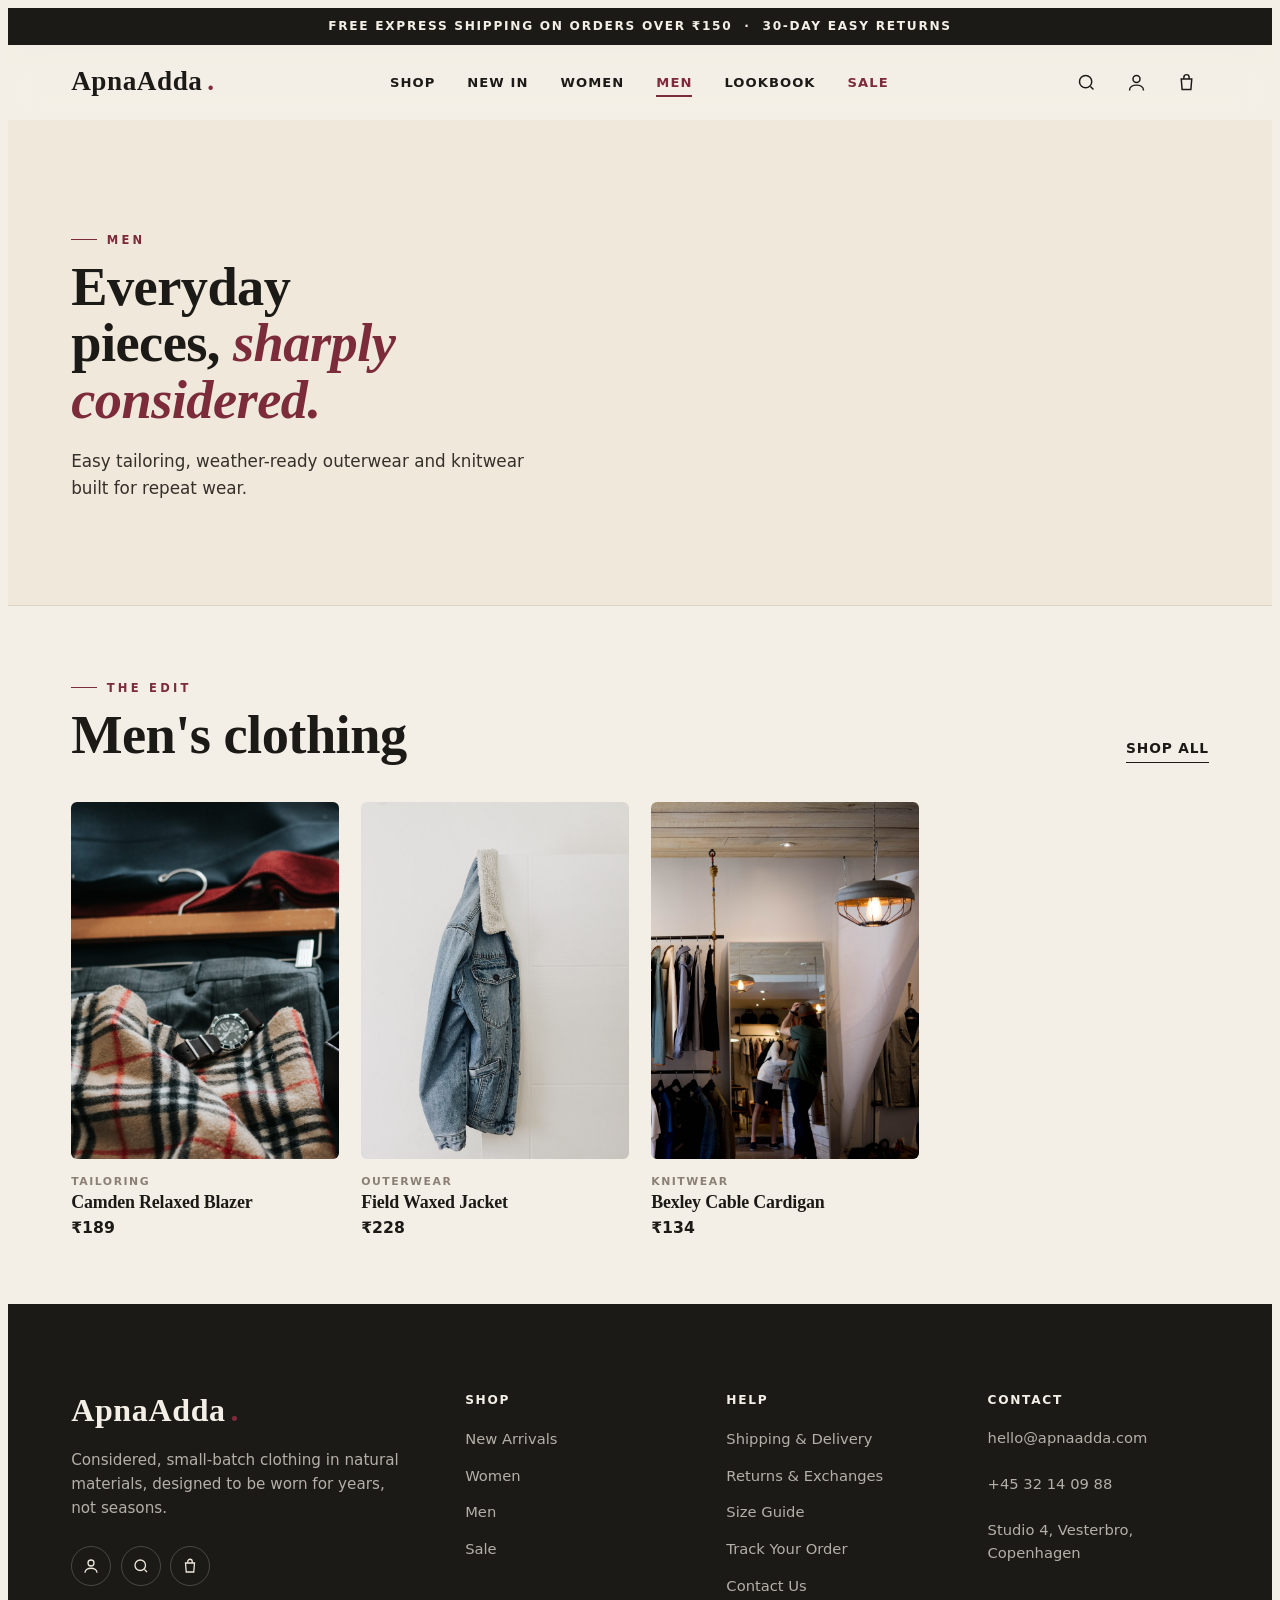
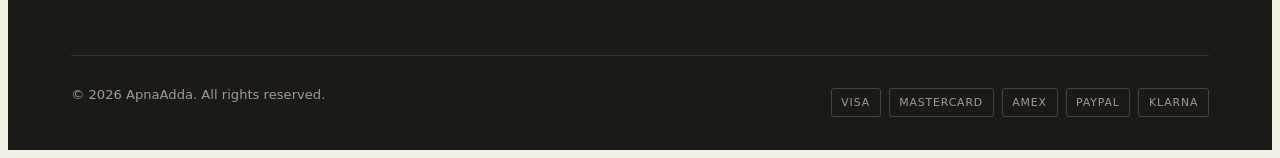
<file: men.html>
<!doctype html><html lang="en"><head><meta charset="UTF-8"><meta name="viewport" content="width=device-width, initial-scale=1"><title>Men — ApnaAdda</title><meta name="description" content="Men's clothing from ApnaAdda."><link rel="stylesheet" href="css/style.css"></head><body><div class="announce">Free express shipping on orders over ₹150 &nbsp;·&nbsp; 30-day easy returns</div><header class="site-header"><div class="container-x"><div class="nav-inner"><a class="brand" href="index.html">ApnaAdda<span class="dot">.</span></a><nav><ul class="nav-links"><li><a href="shop.html">Shop</a></li><li><a href="new.html">New In</a></li><li><a href="women.html">Women</a></li><li><a href="men.html" aria-current="page">Men</a></li><li><a href="index.html#lookbook">Lookbook</a></li><li><a href="sale.html" class="text-wine">Sale</a></li></ul></nav><div class="nav-actions"><a class="icon-btn" href="shop.html" aria-label="Open shop">Bag</a></div></div></div></header><main><section class="section shop-hero"><div class="container-x"><span class="eyebrow">Men</span><h1 class="section-title">Everyday pieces, <em>sharply considered.</em></h1><p class="lede">Easy tailoring, weather-ready outerwear and knitwear built for repeat wear.</p></div></section><section class="section section-tight"><div class="container-x"><div class="section-head"><div><span class="eyebrow">The edit</span><h2 class="section-title">Men's clothing</h2></div><a href="shop.html" class="link-underline">Shop all</a></div><div class="product-grid"><article class="product-card"><div class="pc-media"><img src="img/p2.jpg" alt="Camden relaxed blazer in charcoal wool"><div class="pc-add"><a class="btn-v btn-block" href="product.html">View product</a></div></div><div class="pc-info"><span class="pc-cat">Tailoring</span><h3 class="pc-name">Camden Relaxed Blazer</h3><div class="pc-price"><span class="now">₹189</span></div></div></article><article class="product-card"><div class="pc-media"><img src="img/p4.jpg" alt="Field waxed cotton jacket in olive"><div class="pc-add"><a class="btn-v btn-block" href="product.html">View product</a></div></div><div class="pc-info"><span class="pc-cat">Outerwear</span><h3 class="pc-name">Field Waxed Jacket</h3><div class="pc-price"><span class="now">₹228</span></div></div></article><article class="product-card"><div class="pc-media"><img src="img/n3.jpg" alt="Bexley cable cardigan in forest green"><div class="pc-add"><a class="btn-v btn-block" href="product.html">View product</a></div></div><div class="pc-info"><span class="pc-cat">Knitwear</span><h3 class="pc-name">Bexley Cable Cardigan</h3><div class="pc-price"><span class="now">₹134</span></div></div></article></div></div></section></main><footer class="site-footer"></footer><script src="js/layout.js"></script></body></html>
</file>
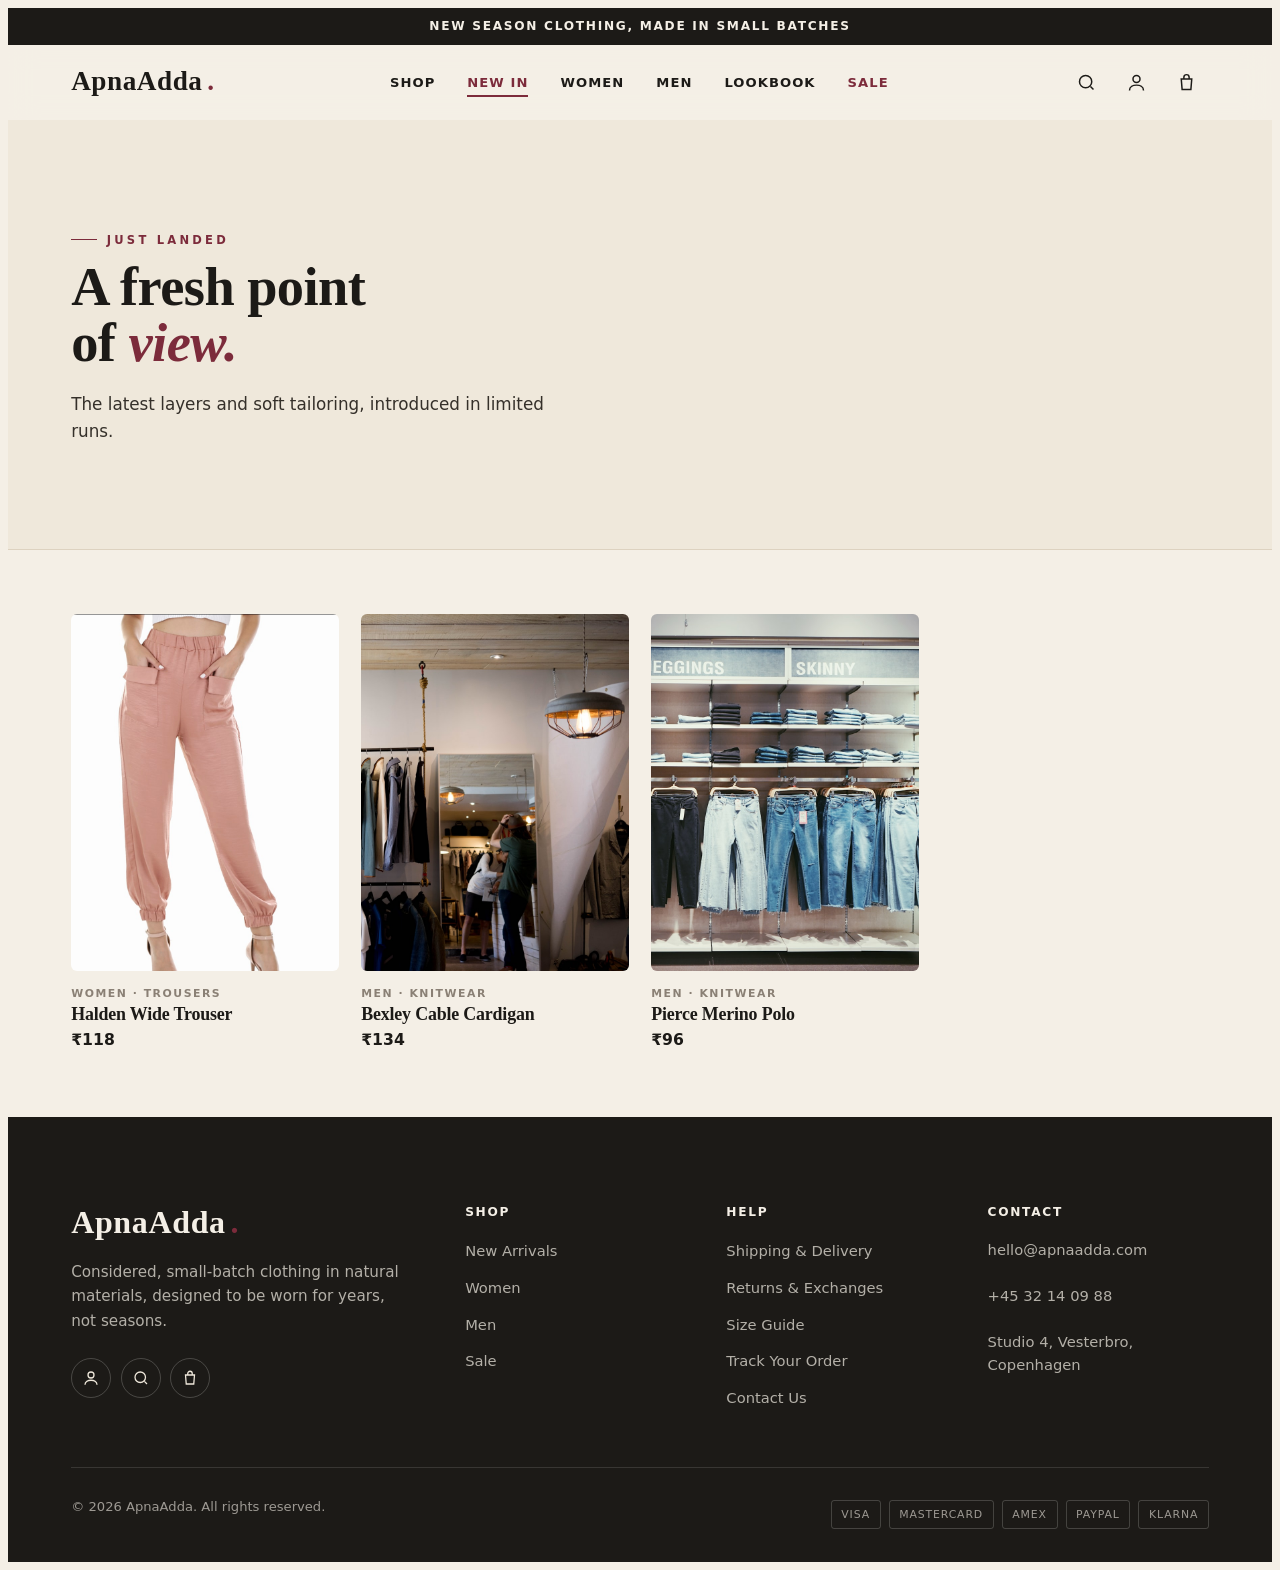
<file: new.html>
<!doctype html><html lang="en"><head><meta charset="UTF-8"><meta name="viewport" content="width=device-width, initial-scale=1"><title>New In — ApnaAdda</title><meta name="description" content="New clothing arrivals from ApnaAdda."><link rel="stylesheet" href="css/style.css"></head><body><div class="announce">New season clothing, made in small batches</div><header class="site-header"><div class="container-x"><div class="nav-inner"><a class="brand" href="index.html">ApnaAdda<span class="dot">.</span></a><nav><ul class="nav-links"><li><a href="shop.html">Shop</a></li><li><a href="new.html" aria-current="page">New In</a></li><li><a href="women.html">Women</a></li><li><a href="men.html">Men</a></li><li><a href="index.html#lookbook">Lookbook</a></li><li><a href="sale.html" class="text-wine">Sale</a></li></ul></nav><div class="nav-actions"><a class="icon-btn" href="shop.html" aria-label="Open shop">Bag</a></div></div></div></header><main><section class="section shop-hero"><div class="container-x"><span class="eyebrow">Just landed</span><h1 class="section-title">A fresh point of <em>view.</em></h1><p class="lede">The latest layers and soft tailoring, introduced in limited runs.</p></div></section><section class="section section-tight"><div class="container-x"><div class="product-grid"><article class="product-card"><div class="pc-media"><img src="img/n2.jpg" alt="Halden wide-leg wool trouser in stone"><div class="pc-add"><a class="btn-v btn-block" href="product.html">View product</a></div></div><div class="pc-info"><span class="pc-cat">Women · Trousers</span><h3 class="pc-name">Halden Wide Trouser</h3><div class="pc-price"><span class="now">₹118</span></div></div></article><article class="product-card"><div class="pc-media"><img src="img/n3.jpg" alt="Bexley cable cardigan in forest green"><div class="pc-add"><a class="btn-v btn-block" href="product.html">View product</a></div></div><div class="pc-info"><span class="pc-cat">Men · Knitwear</span><h3 class="pc-name">Bexley Cable Cardigan</h3><div class="pc-price"><span class="now">₹134</span></div></div></article><article class="product-card"><div class="pc-media"><img src="img/n5.jpg" alt="Pierce merino polo in navy"><div class="pc-add"><a class="btn-v btn-block" href="product.html">View product</a></div></div><div class="pc-info"><span class="pc-cat">Men · Knitwear</span><h3 class="pc-name">Pierce Merino Polo</h3><div class="pc-price"><span class="now">₹96</span></div></div></article></div></div></section></main><footer class="site-footer"></footer><script src="js/layout.js"></script></body></html>
</file>
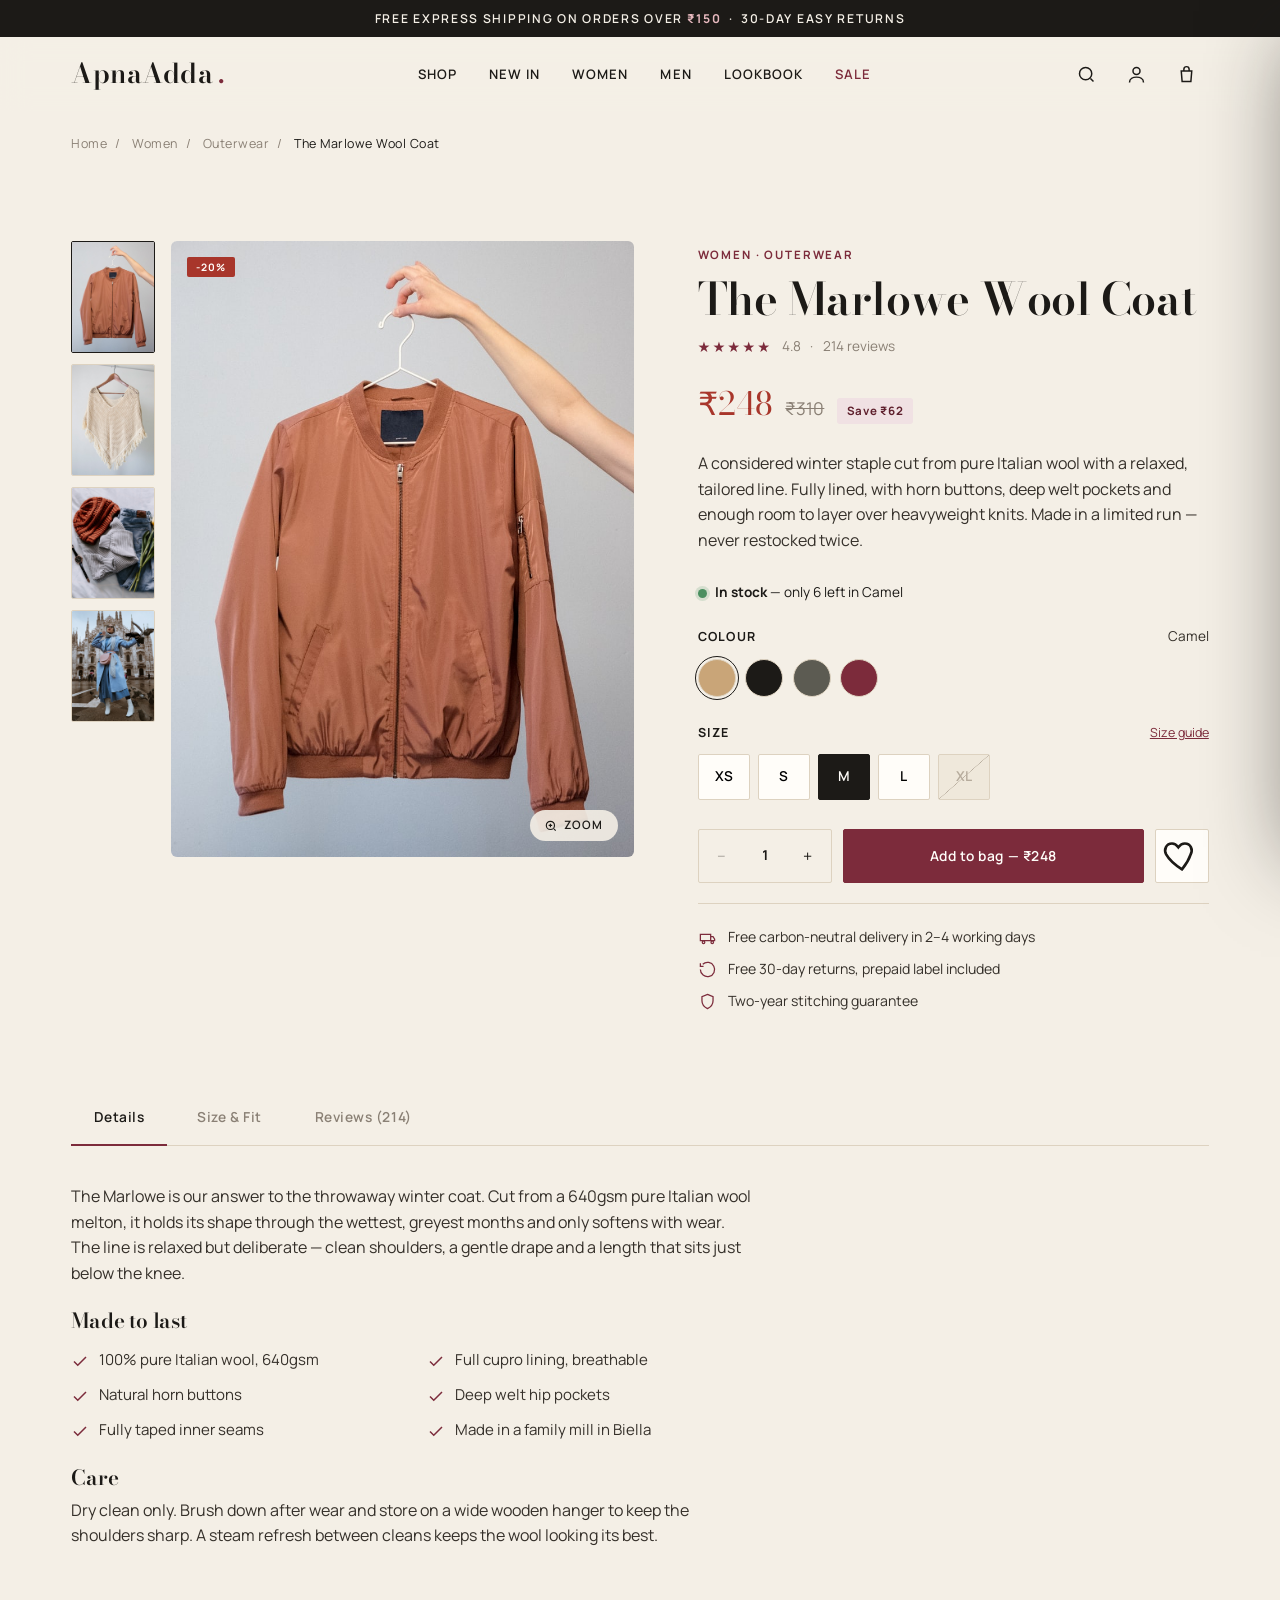
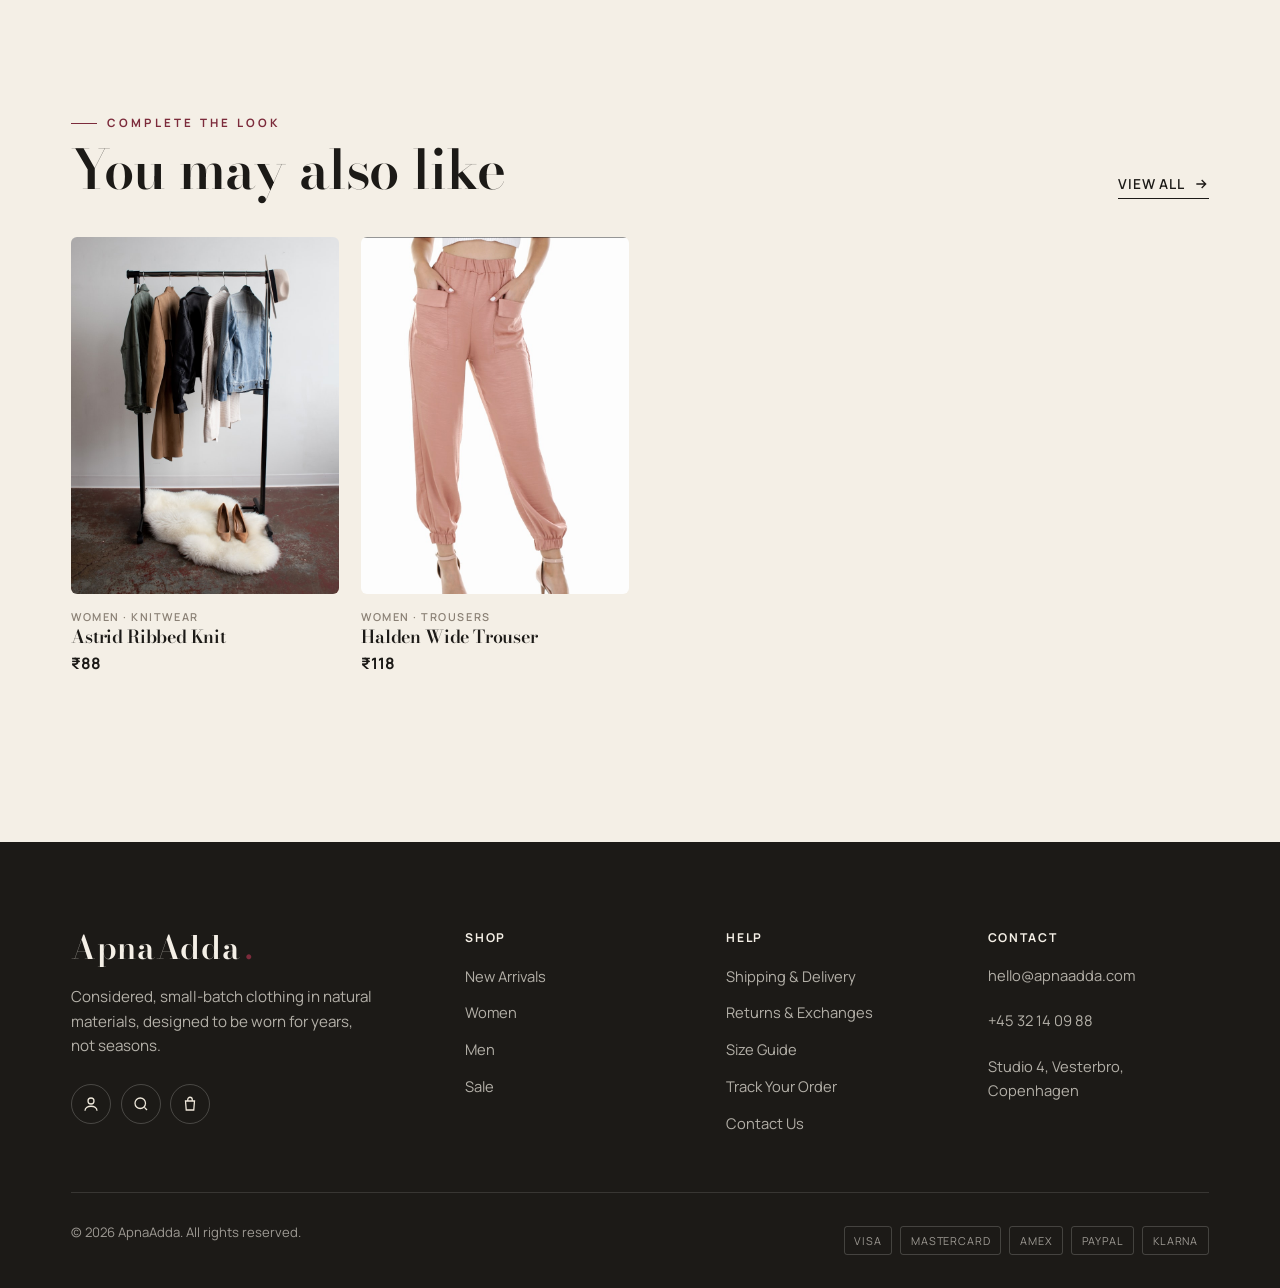
<file: product.html>
<!DOCTYPE html>
<html lang="en">
<head>
  <script>document.documentElement.classList.add("js")</script>
<meta charset="UTF-8">
<meta name="viewport" content="width=device-width, initial-scale=1.0">
<title>The Marlowe Wool Coat — ApnaAdda</title>
<meta name="description" content="The Marlowe Wool Coat in pure Italian wool — a considered winter staple with a relaxed tailored cut. Free carbon-neutral shipping and 30-day returns.">
<link rel="preconnect" href="https://fonts.googleapis.com">
<link rel="preconnect" href="https://fonts.gstatic.com" crossorigin>
<link href="https://fonts.googleapis.com/css2?family=Bodoni+Moda:ital,opsz,wght@0,6..96,400..700;1,6..96,400..600&family=Manrope:wght@400;500;600;700;800&display=swap" rel="stylesheet">
<link rel="stylesheet" href="css/vendor/bootstrap.min.css">
<link rel="stylesheet" href="css/style.css">
</head>
<body>
<a href="#main" class="skip-link">Skip to content</a>

<!-- ===== Announcement ===== -->
<div class="announce">
  Free express shipping on orders over <strong>$150</strong> &nbsp;·&nbsp; 30-day easy returns
</div>

<!-- ===== Header ===== -->
<header class="site-header" id="siteHeader">
  <div class="container-x">
    <div class="nav-inner">
      <a href="index.html" class="brand" aria-label="ApnaAdda home">ApnaAdda<span class="dot">.</span></a>
      <nav aria-label="Primary">
        <ul class="nav-links">
          <li><a href="shop.html">Shop</a></li>
          <li><a href="new.html">New In</a></li>
          <li><a href="women.html">Women</a></li>
          <li><a href="men.html">Men</a></li>
          <li><a href="index.html#lookbook">Lookbook</a></li>
          <li><a href="sale.html" class="text-wine">Sale</a></li>
        </ul>
      </nav>
      <div class="nav-actions">
        <button class="icon-btn" id="searchToggle" aria-label="Search" aria-expanded="false">
          <svg viewBox="0 0 24 24" fill="none" stroke="currentColor" stroke-width="1.7" aria-hidden="true"><circle cx="11" cy="11" r="7"/><path d="m20 20-3.5-3.5"/></svg>
        </button>
        <a href="account.html" class="icon-btn" aria-label="Account">
          <svg viewBox="0 0 24 24" fill="none" stroke="currentColor" stroke-width="1.7" aria-hidden="true"><circle cx="12" cy="8" r="4"/><path d="M4 21c0-4 4-6 8-6s8 2 8 6"/></svg>
        </a>
        <button class="icon-btn cart-pill" id="cartOpen" aria-label="Open cart">
          <svg viewBox="0 0 24 24" fill="none" stroke="currentColor" stroke-width="1.7" aria-hidden="true"><path d="M6 8h12l-1 12H7L6 8Z"/><path d="M9 8V6a3 3 0 0 1 6 0v2"/></svg>
          <span class="cart-count" id="cartCount" aria-hidden="true">0</span>
        </button>
        <button class="icon-btn nav-toggle" id="navToggle" aria-label="Open menu" aria-expanded="false">
          <svg viewBox="0 0 24 24" fill="none" stroke="currentColor" stroke-width="1.7" aria-hidden="true"><path d="M4 7h16M4 12h16M4 17h16"/></svg>
        </button>
      </div>
    </div>
  </div>
  <div class="search-panel" id="searchPanel" role="dialog" aria-label="Search products">
    <div class="container-x">
      <form class="search-form" role="search" onsubmit="return false;">
        <svg viewBox="0 0 24 24" width="26" fill="none" stroke="currentColor" stroke-width="1.5" aria-hidden="true"><circle cx="11" cy="11" r="7"/><path d="m20 20-3.5-3.5"/></svg>
        <input type="search" id="searchInput" placeholder="Search coats, dresses, boots…" autocomplete="off" aria-label="Search products">
        <button type="button" class="icon-btn" id="searchClose" aria-label="Close search">
          <svg viewBox="0 0 24 24" fill="none" stroke="currentColor" stroke-width="1.7" aria-hidden="true"><path d="M6 6l12 12M18 6 6 18"/></svg>
        </button>
      </form>
      <div class="search-suggest">
        <span>Popular:</span>
        <a href="women.html">Wool coats</a>
        <a href="women.html">Silk dresses</a>
      </div>
    </div>
  </div>
</header>

<!-- ===== Mobile nav ===== -->
<div class="scrim" id="scrim"></div>
<aside class="mobile-nav" id="mobileNav" aria-label="Mobile menu">
  <div class="mobile-nav-head">
    <span class="brand">ApnaAdda<span class="dot">.</span></span>
    <button class="icon-btn" id="navClose" aria-label="Close menu">
      <svg viewBox="0 0 24 24" fill="none" stroke="currentColor" stroke-width="1.7" aria-hidden="true"><path d="M6 6l12 12M18 6 6 18"/></svg>
    </button>
  </div>
  <ul>
    <li><a href="new.html">New In</a></li>
    <li><a href="women.html">Women</a></li>
    <li><a href="men.html">Men</a></li>
    <li><a href="index.html#lookbook">Lookbook</a></li>
    <li><a href="sale.html" class="text-wine">Sale</a></li>
  </ul>
  <div class="mobile-nav-foot">
    <p>Free shipping over $150 · 30-day returns</p>
    <p>hello@apnaadda.com</p>
  </div>
</aside>

<main id="main">
  <div class="container-x">
    <nav class="breadcrumb-v" aria-label="Breadcrumb">
      <a href="index.html">Home</a><span class="sep">/</span>
      <a href="women.html">Women</a><span class="sep">/</span>
      <a href="women.html">Outerwear</a><span class="sep">/</span>
      <span class="cur">The Marlowe Wool Coat</span>
    </nav>
  </div>

  <!-- ===== Product detail ===== -->
  <section class="section-tight" aria-labelledby="pdp-title">
    <div class="container-x">
      <div class="pdp-grid">

        <!-- Gallery -->
        <div class="pdp-gallery">
          <div class="pdp-thumbs" id="pdpThumbs">
            <button class="pdp-thumb active" data-full="img/pd-1.jpg" aria-label="View image 1">
              <img src="img/pd-1.jpg" alt="The Marlowe wool coat, front view" width="84" height="112" loading="lazy"></button>
            <button class="pdp-thumb" data-full="img/pd-2.jpg" aria-label="View image 2">
              <img src="img/pd-2.jpg" alt="The Marlowe wool coat, back view" width="84" height="112" loading="lazy"></button>
            <button class="pdp-thumb" data-full="img/pd-3.jpg" aria-label="View image 3">
              <img src="img/pd-3.jpg" alt="The Marlowe wool coat, fabric detail" width="84" height="112" loading="lazy"></button>
            <button class="pdp-thumb" data-full="img/pd-4.jpg" aria-label="View image 4">
              <img src="img/pd-4.jpg" alt="The Marlowe wool coat styled on model" width="84" height="112" loading="lazy"></button>
          </div>
          <div class="pdp-main-img" id="pdpMain" role="button" tabindex="0" aria-label="Zoom product image">
            <div class="pdp-badges"><span class="badge-v sale">-20%</span></div>
            <img src="img/pd-1.jpg" id="pdpMainImg" alt="The Marlowe wool coat in camel, front view" width="620" height="820" fetchpriority="high">
            <span class="zoom-hint"><svg viewBox="0 0 24 24" width="14" fill="none" stroke="currentColor" stroke-width="2" aria-hidden="true"><circle cx="11" cy="11" r="7"/><path d="m20 20-3-3M11 8v6M8 11h6"/></svg> Zoom</span>
          </div>
        </div>

        <!-- Info -->
        <div class="pdp-info">
          <span class="pdp-cat">Women · Outerwear</span>
          <h1 class="pdp-title" id="pdp-title">The Marlowe Wool Coat</h1>
          <div class="pdp-rating">
            <span class="stars" aria-label="4.8 out of 5 stars">★★★★★</span>
            <span>4.8</span><span>·</span><a href="#reviews" id="jumpReviews">214 reviews</a>
          </div>
          <div class="pdp-price">
            <span class="now sale">$248</span>
            <span class="was">$310</span>
            <span class="save">Save $62</span>
          </div>
          <p class="pdp-desc">A considered winter staple cut from pure Italian wool with a relaxed, tailored line. Fully lined, with horn buttons, deep welt pockets and enough room to layer over heavyweight knits. Made in a limited run — never restocked twice.</p>

          <div class="stock-line"><span class="stock-dot"></span> <span><strong>In stock</strong> — only 6 left in Camel</span></div>

          <!-- Colour -->
          <div class="opt-block">
            <div class="opt-head"><span class="lab">Colour</span><span class="val" id="colourVal">Camel</span></div>
            <div class="swatches" id="swatches" role="radiogroup" aria-label="Choose colour">
              <button class="swatch active" style="background:#c9a578" data-colour="Camel" role="radio" aria-checked="true" aria-label="Camel"></button>
              <button class="swatch" style="background:#1c1a17" data-colour="Black" role="radio" aria-checked="false" aria-label="Black"></button>
              <button class="swatch" style="background:#5c5b52" data-colour="Olive" role="radio" aria-checked="false" aria-label="Olive"></button>
              <button class="swatch" style="background:#7c2b3b" data-colour="Oxblood" role="radio" aria-checked="false" aria-label="Oxblood"></button>
            </div>
          </div>

          <!-- Size -->
          <div class="opt-block">
            <div class="opt-head"><span class="lab">Size</span><a href="#sizeguide" id="jumpSize">Size guide</a></div>
            <div class="sizes" id="sizes" role="radiogroup" aria-label="Choose size">
              <button class="size-btn" data-size="XS" role="radio" aria-checked="false">XS</button>
              <button class="size-btn" data-size="S" role="radio" aria-checked="false">S</button>
              <button class="size-btn active" data-size="M" role="radio" aria-checked="true">M</button>
              <button class="size-btn" data-size="L" role="radio" aria-checked="false">L</button>
              <button class="size-btn" data-size="XL" disabled aria-disabled="true" title="Sold out">XL</button>
            </div>
          </div>

          <!-- Actions -->
          <div class="pdp-actions">
            <div class="qty-stepper" aria-label="Quantity">
              <button type="button" id="qtyMinus" aria-label="Decrease quantity">−</button>
              <span class="q" id="qtyVal" aria-live="polite">1</span>
              <button type="button" id="qtyPlus" aria-label="Increase quantity">+</button>
            </div>
            <button class="btn-v btn-wine" id="pdpAdd"
              data-id="marlowe-coat" data-name="The Marlowe Wool Coat" data-price="248" data-img="img/pd-1.jpg">
              Add to bag — $248
            </button>
            <button class="wish-big" id="pdpWish" aria-label="Add to wishlist" aria-pressed="false">
              <svg viewBox="0 0 24 24" fill="none" stroke="currentColor" stroke-width="1.6" aria-hidden="true"><path d="M12 20s-7-4.5-9.5-9C1 8 2.5 4.5 6 4.5c2 0 3 1.2 3.8 2.3C10.6 5.7 11.7 4.5 13.7 4.5c3.5 0 5 3.5 3.5 6.5C15.7 15.5 12 20 12 20Z"/></svg>
            </button>
          </div>

          <div class="pdp-meta">
            <div><svg viewBox="0 0 24 24" fill="none" stroke="currentColor" stroke-width="1.6" aria-hidden="true"><path d="M3 8h13v8H3zM16 11h3l2 3v2h-5z"/><circle cx="7" cy="18" r="1.6"/><circle cx="18" cy="18" r="1.6"/></svg> Free carbon-neutral delivery in 2–4 working days</div>
            <div><svg viewBox="0 0 24 24" fill="none" stroke="currentColor" stroke-width="1.6" aria-hidden="true"><path d="M3 12a9 9 0 1 0 3-6.7"/><path d="M3 4v4h4"/></svg> Free 30-day returns, prepaid label included</div>
            <div><svg viewBox="0 0 24 24" fill="none" stroke="currentColor" stroke-width="1.6" aria-hidden="true"><path d="M12 3l7 3v5c0 4.5-3 8-7 10-4-2-7-5.5-7-10V6z"/></svg> Two-year stitching guarantee</div>
          </div>
        </div>
      </div>

      <!-- ===== Tabs ===== -->
      <div class="pdp-tabs" id="sizeguide">
        <div class="tab-nav" role="tablist" aria-label="Product information">
          <button class="tab-btn active" data-tab="details" role="tab" aria-selected="true" id="tab-details">Details</button>
          <button class="tab-btn" data-tab="size" role="tab" aria-selected="false" id="tab-size">Size &amp; Fit</button>
          <button class="tab-btn" data-tab="reviews" role="tab" aria-selected="false" id="tab-reviews">Reviews (214)</button>
        </div>

        <!-- Details -->
        <div class="tab-panel active" data-panel="details" role="tabpanel" aria-labelledby="tab-details">
          <div class="prose">
            <p>The Marlowe is our answer to the throwaway winter coat. Cut from a 640gsm pure Italian wool melton, it holds its shape through the wettest, greyest months and only softens with wear. The line is relaxed but deliberate — clean shoulders, a gentle drape and a length that sits just below the knee.</p>
            <h3>Made to last</h3>
            <ul class="feat">
              <li><svg viewBox="0 0 24 24" fill="none" stroke="currentColor" stroke-width="2" aria-hidden="true"><path d="M20 6 9 17l-5-5"/></svg> 100% pure Italian wool, 640gsm</li>
              <li><svg viewBox="0 0 24 24" fill="none" stroke="currentColor" stroke-width="2" aria-hidden="true"><path d="M20 6 9 17l-5-5"/></svg> Full cupro lining, breathable</li>
              <li><svg viewBox="0 0 24 24" fill="none" stroke="currentColor" stroke-width="2" aria-hidden="true"><path d="M20 6 9 17l-5-5"/></svg> Natural horn buttons</li>
              <li><svg viewBox="0 0 24 24" fill="none" stroke="currentColor" stroke-width="2" aria-hidden="true"><path d="M20 6 9 17l-5-5"/></svg> Deep welt hip pockets</li>
              <li><svg viewBox="0 0 24 24" fill="none" stroke="currentColor" stroke-width="2" aria-hidden="true"><path d="M20 6 9 17l-5-5"/></svg> Fully taped inner seams</li>
              <li><svg viewBox="0 0 24 24" fill="none" stroke="currentColor" stroke-width="2" aria-hidden="true"><path d="M20 6 9 17l-5-5"/></svg> Made in a family mill in Biella</li>
            </ul>
            <h3>Care</h3>
            <p>Dry clean only. Brush down after wear and store on a wide wooden hanger to keep the shoulders sharp. A steam refresh between cleans keeps the wool looking its best.</p>
          </div>
        </div>

        <!-- Size & fit -->
        <div class="tab-panel" data-panel="size" role="tabpanel" aria-labelledby="tab-size">
          <div class="prose">
            <p>The Marlowe is designed for a relaxed layering fit. If you're between sizes or plan to wear it over chunky knits, we'd suggest sizing up. The model is 178cm and wears a size M.</p>
          </div>
          <table class="size-table">
            <thead><tr><th>Size</th><th>Bust (cm)</th><th>Waist (cm)</th><th>Length (cm)</th></tr></thead>
            <tbody>
              <tr><td>XS</td><td>84</td><td>66</td><td>106</td></tr>
              <tr><td>S</td><td>88</td><td>70</td><td>107</td></tr>
              <tr><td>M</td><td>92</td><td>74</td><td>108</td></tr>
              <tr><td>L</td><td>98</td><td>80</td><td>109</td></tr>
              <tr><td>XL</td><td>104</td><td>86</td><td>110</td></tr>
            </tbody>
          </table>
        </div>

        <!-- Reviews -->
        <div class="tab-panel" data-panel="reviews" role="tabpanel" aria-labelledby="tab-reviews" id="reviews">
          <div class="reviews-summary">
            <div class="rev-score">
              <div class="big">4.8</div>
              <div class="stars" aria-label="4.8 out of 5">★★★★★</div>
              <div class="cnt">Based on 214 reviews</div>
            </div>
            <div class="rev-bars">
              <div class="rev-bar"><span class="lab">5 ★</span><span class="track"><span style="width:82%"></span></span><span class="pct">82%</span></div>
              <div class="rev-bar"><span class="lab">4 ★</span><span class="track"><span style="width:12%"></span></span><span class="pct">12%</span></div>
              <div class="rev-bar"><span class="lab">3 ★</span><span class="track"><span style="width:4%"></span></span><span class="pct">4%</span></div>
              <div class="rev-bar"><span class="lab">2 ★</span><span class="track"><span style="width:1%"></span></span><span class="pct">1%</span></div>
              <div class="rev-bar"><span class="lab">1 ★</span><span class="track"><span style="width:1%"></span></span><span class="pct">1%</span></div>
            </div>
          </div>

          <div class="review">
            <div class="review-head">
              <img src="img/review-1.jpg" alt="Portrait of Elena Whitfield" width="44" height="44" loading="lazy">
              <div><div class="n">Elena Whitfield</div><div class="v">✓ Verified buyer</div></div>
              <div class="d">2 weeks ago</div>
            </div>
            <div class="stars" aria-label="5 out of 5">★★★★★</div>
            <h4>The only coat you need</h4>
            <p>Heavy, warm and beautifully finished. I sized up to layer over knits and it's perfect. The camel is a rich, warm tone — not orange at all. Worth every penny.</p>
          </div>
          <div class="review">
            <div class="review-head">
              <img src="img/review-2.jpg" alt="Portrait of Marcus Reyes" width="44" height="44" loading="lazy">
              <div><div class="n">Marcus Reyes</div><div class="v">✓ Verified buyer</div></div>
              <div class="d">1 month ago</div>
            </div>
            <div class="stars" aria-label="5 out of 5">★★★★★</div>
            <h4>Bought one for my partner too</h4>
            <p>Genuinely impressed by the weight of the wool and the lining. Feels like a coat that costs three times as much. Delivery was quick and the packaging was lovely.</p>
          </div>
          <div class="review">
            <div class="review-head">
              <img src="img/review-3.jpg" alt="Portrait of Priya Anand" width="44" height="44" loading="lazy">
              <div><div class="n">Priya Anand</div><div class="v">✓ Verified buyer</div></div>
              <div class="d">1 month ago</div>
            </div>
            <div class="stars" aria-label="4 out of 5">★★★★☆</div>
            <h4>Beautiful, runs slightly long</h4>
            <p>Lovely coat and exactly the colour shown. I'm petite so the length is a touch long on me, but a quick tailor sorted it. Would still recommend without hesitation.</p>
          </div>
        </div>
      </div>

      <!-- ===== Related ===== -->
      <div class="section" aria-labelledby="rel-h">
        <div class="section-head">
          <div>
            <span class="eyebrow">Complete the look</span>
            <h2 class="section-title" id="rel-h">You may also like</h2>
          </div>
          <a href="shop.html" class="link-underline">View all
            <svg viewBox="0 0 24 24" width="16" fill="none" stroke="currentColor" stroke-width="2" aria-hidden="true"><path d="M5 12h14M13 6l6 6-6 6"/></svg>
          </a>
        </div>
        <div class="product-grid">
          <article class="product-card">
            <div class="pc-media">
              <button class="pc-wish" aria-label="Add Astrid Ribbed Knit to wishlist"><svg viewBox="0 0 24 24" fill="none" stroke="currentColor" stroke-width="1.7" aria-hidden="true"><path d="M12 20s-7-4.5-9.5-9C1 8 2.5 4.5 6 4.5c2 0 3 1.2 3.8 2.3C10.6 5.7 11.7 4.5 13.7 4.5c3.5 0 5 3.5 3.5 6.5C15.7 15.5 12 20 12 20Z"/></svg></button>
              <img src="img/p7.jpg" alt="Astrid ribbed merino knit in oatmeal" width="420" height="560" loading="lazy">
              <div class="pc-add"><button class="btn-v btn-block js-add" data-id="astrid-knit" data-name="Astrid Ribbed Knit" data-price="88" data-img="img/p7.jpg" data-variant="Oatmeal · M">Quick add</button></div>
            </div>
            <div class="pc-info"><span class="pc-cat">Women · Knitwear</span><h3 class="pc-name"><a href="product.html">Astrid Ribbed Knit</a></h3><div class="pc-price"><span class="now">$88</span></div></div>
          </article>
          <article class="product-card">
            <div class="pc-media">
              <button class="pc-wish" aria-label="Add Halden Wide Trouser to wishlist"><svg viewBox="0 0 24 24" fill="none" stroke="currentColor" stroke-width="1.7" aria-hidden="true"><path d="M12 20s-7-4.5-9.5-9C1 8 2.5 4.5 6 4.5c2 0 3 1.2 3.8 2.3C10.6 5.7 11.7 4.5 13.7 4.5c3.5 0 5 3.5 3.5 6.5C15.7 15.5 12 20 12 20Z"/></svg></button>
              <img src="img/n2.jpg" alt="Halden wide-leg wool trouser in stone" width="420" height="560" loading="lazy">
              <div class="pc-add"><button class="btn-v btn-block js-add" data-id="halden-trouser" data-name="Halden Wide Trouser" data-price="118" data-img="img/n2.jpg" data-variant="Stone · 30">Quick add</button></div>
            </div>
            <div class="pc-info"><span class="pc-cat">Women · Trousers</span><h3 class="pc-name"><a href="product.html">Halden Wide Trouser</a></h3><div class="pc-price"><span class="now">$118</span></div></div>
          </article>
        </div>
      </div>

    </div>
  </section>
</main>

<!-- ===== Footer ===== -->
<footer class="site-footer">
  <div class="container-x">
    <div class="footer-top">
      <div>
        <span class="brand">ApnaAdda<span class="dot">.</span></span>
        <p class="footer-about">Considered, small-batch clothing in natural materials — designed in Copenhagen, made to be worn for years, not seasons.</p>
        <div class="footer-social">
          <a href="#" aria-label="ApnaAdda on Instagram"><svg viewBox="0 0 24 24" fill="none" stroke="currentColor" stroke-width="1.7" aria-hidden="true"><rect x="3" y="3" width="18" height="18" rx="5"/><circle cx="12" cy="12" r="4"/><circle cx="17" cy="7" r="1" fill="currentColor" stroke="none"/></svg></a>
          <a href="#" aria-label="ApnaAdda on Pinterest"><svg viewBox="0 0 24 24" fill="none" stroke="currentColor" stroke-width="1.7" aria-hidden="true"><path d="M8 20c1-3 2-6 2-6M12 3a7 7 0 0 0-3 13c-.2-1 .1-2 .4-3 .3-1 1-4 1-4a2.4 2.4 0 0 1-.2-1c0-1 .6-1.8 1.4-1.8.7 0 1 .5 1 1.1 0 .7-.4 1.7-.7 2.7-.2.8.4 1.5 1.2 1.5 2.5-1.9 2.5-4.1C16.6 6.6 15 5 12.8 5"/></svg></a>
          <a href="#" aria-label="ApnaAdda on TikTok"><svg viewBox="0 0 24 24" fill="none" stroke="currentColor" stroke-width="1.7" aria-hidden="true"><path d="M15 4c.4 2.3 1.9 3.8 4 4v3c-1.7 0-3-.5-4-1.2V16a5 5 0 1 1-5-5v3a2 2 0 1 0 2 2V4z"/></svg></a>
        </div>
      </div>
      <div class="footer-col">
        <h4>Shop</h4>
        <ul>
          <li><a href="new.html">New Arrivals</a></li>
          <li><a href="women.html">Women</a></li>
          <li><a href="men.html">Men</a></li>
          <li><a href="sale.html">Sale</a></li>
          <li><a href="#">Gift Cards</a></li>
        </ul>
      </div>
      <div class="footer-col">
        <h4>Help</h4>
        <ul>
          <li><a href="#">Shipping &amp; Delivery</a></li>
          <li><a href="#">Returns &amp; Exchanges</a></li>
          <li><a href="#">Size Guide</a></li>
          <li><a href="#">Track Your Order</a></li>
          <li><a href="#">Contact Us</a></li>
        </ul>
      </div>
      <div class="footer-col">
        <h4>Contact</h4>
        <ul class="footer-contact">
          <li><svg viewBox="0 0 24 24" fill="none" stroke="currentColor" stroke-width="1.7" aria-hidden="true"><path d="M4 6l8 6 8-6M4 6h16v12H4z"/></svg><span>hello@apnaadda.com</span></li>
          <li><svg viewBox="0 0 24 24" fill="none" stroke="currentColor" stroke-width="1.7" aria-hidden="true"><path d="M6 4l3 1 1 4-2 1a11 11 0 0 0 5 5l1-2 4 1 1 3a2 2 0 0 1-2 2A15 15 0 0 1 4 6a2 2 0 0 1 2-2z"/></svg><span>+45 32 14 09 88</span></li>
          <li><svg viewBox="0 0 24 24" fill="none" stroke="currentColor" stroke-width="1.7" aria-hidden="true"><path d="M12 21s-7-5.2-7-11a7 7 0 0 1 14 0c0 5.8-7 11-7 11z"/><circle cx="12" cy="10" r="2.5"/></svg><span>Studio 4, Vesterbro, Copenhagen</span></li>
        </ul>
      </div>
    </div>
    <div class="footer-bottom">
      <p>&copy; 2026 ApnaAdda. All rights reserved.</p>
      <div class="footer-pay">
        <span>Visa</span><span>Mastercard</span><span>Amex</span><span>PayPal</span><span>Klarna</span>
      </div>
    </div>
  </div>
</footer>

<!-- ===== Cart drawer ===== -->
<div class="scrim" id="cartScrim"></div>
<aside class="cart-drawer" id="cartDrawer" aria-label="Shopping cart" role="dialog" aria-modal="true">
  <div class="cart-head">
    <h2>Your Bag <span class="qty-note" id="cartQtyNote">0 items</span></h2>
    <button class="icon-btn" id="cartClose" aria-label="Close cart">
      <svg viewBox="0 0 24 24" fill="none" stroke="currentColor" stroke-width="1.7" aria-hidden="true"><path d="M6 6l12 12M18 6 6 18"/></svg>
    </button>
  </div>
  <div class="cart-free">
    <span id="cartFreeMsg"><strong>$150</strong> away from free express shipping</span>
    <div class="cart-progress"><span id="cartProgress"></span></div>
  </div>
  <div class="cart-items" id="cartItems">
    <div class="cart-empty" id="cartEmpty">
      <svg viewBox="0 0 24 24" fill="none" stroke="currentColor" stroke-width="1.4" aria-hidden="true"><path d="M6 8h12l-1 12H7L6 8Z"/><path d="M9 8V6a3 3 0 0 1 6 0v2"/></svg>
      <p>Your bag is empty.<br>Time to find something lovely.</p>
      <button class="btn-v btn-ghost" id="cartEmptyShop">Start shopping</button>
    </div>
  </div>
  <div class="cart-foot" id="cartFoot" hidden>
    <div class="cart-sub"><span class="l">Subtotal</span><span class="v" id="cartSubtotal">$0</span></div>
    <p class="cart-ship-note">Shipping &amp; taxes calculated at checkout.</p>
    <button class="btn-v btn-wine btn-block btn-lg" id="cartCheckout">Checkout securely</button>
    <button class="btn-v btn-whatsapp btn-block" id="whatsappCheckout" type="button">Shop with WhatsApp</button>
    <div class="cart-continue"><button id="cartContinue">Continue shopping</button></div>
  </div>
</aside>

<!-- ===== Checkout ===== -->
<div class="checkout-modal" id="checkoutModal" role="dialog" aria-modal="true" aria-labelledby="checkoutTitle">
  <div class="checkout-panel">
    <div class="checkout-head"><div><span class="eyebrow">Secure checkout</span><h2 id="checkoutTitle">Almost yours</h2></div><button class="icon-btn" id="checkoutClose" aria-label="Close checkout"><svg viewBox="0 0 24 24" fill="none" stroke="currentColor" stroke-width="1.7" aria-hidden="true"><path d="M6 6l12 12M18 6 6 18"/></svg></button></div>
    <p class="checkout-copy">Enter your email and continue to our secure payment provider. Card details are never stored on this site.</p>
    <form id="checkoutForm"><label class="checkout-label" for="checkoutEmail">Email address</label><input class="checkout-input" type="email" id="checkoutEmail" placeholder="you@example.com" required><div class="payment-options" aria-label="Payment methods"><span>Accepted at checkout</span><b>VISA</b><b>MC</b><b>AMEX</b><b>PayPal</b></div><button class="btn-v btn-wine btn-block btn-lg" type="submit">Continue to payment</button></form>
    <p class="checkout-note">Payments use Razorpay. Your server must create the order at <code>/api/create-razorpay-order</code> with secret credentials.</p>
  </div>
</div>

<!-- ===== Lightbox ===== -->
<div class="lightbox" id="lightbox" role="dialog" aria-modal="true" aria-label="Product image">
  <button class="lightbox-close" id="lightboxClose" aria-label="Close image">
    <svg viewBox="0 0 24 24" fill="none" stroke="currentColor" stroke-width="1.8" aria-hidden="true"><path d="M6 6l12 12M18 6 6 18"/></svg>
  </button>
  <img src="img/pd-1.jpg" id="lightboxImg" alt="The Marlowe wool coat, enlarged">
</div>

<!-- ===== Toast ===== -->
<div class="toast" id="toast" role="status" aria-live="polite">
  <svg viewBox="0 0 24 24" fill="none" stroke="currentColor" stroke-width="2" aria-hidden="true"><path d="M20 6 9 17l-5-5"/></svg>
  <span id="toastMsg">Added to bag</span>
</div>

<script src="js/vendor/bootstrap.bundle.min.js"></script>
<script src="https://checkout.razorpay.com/v1/checkout.js"></script>
<script src="js/main.js"></script>
<script src="js/layout.js"></script>
</body>
</html>
</file>
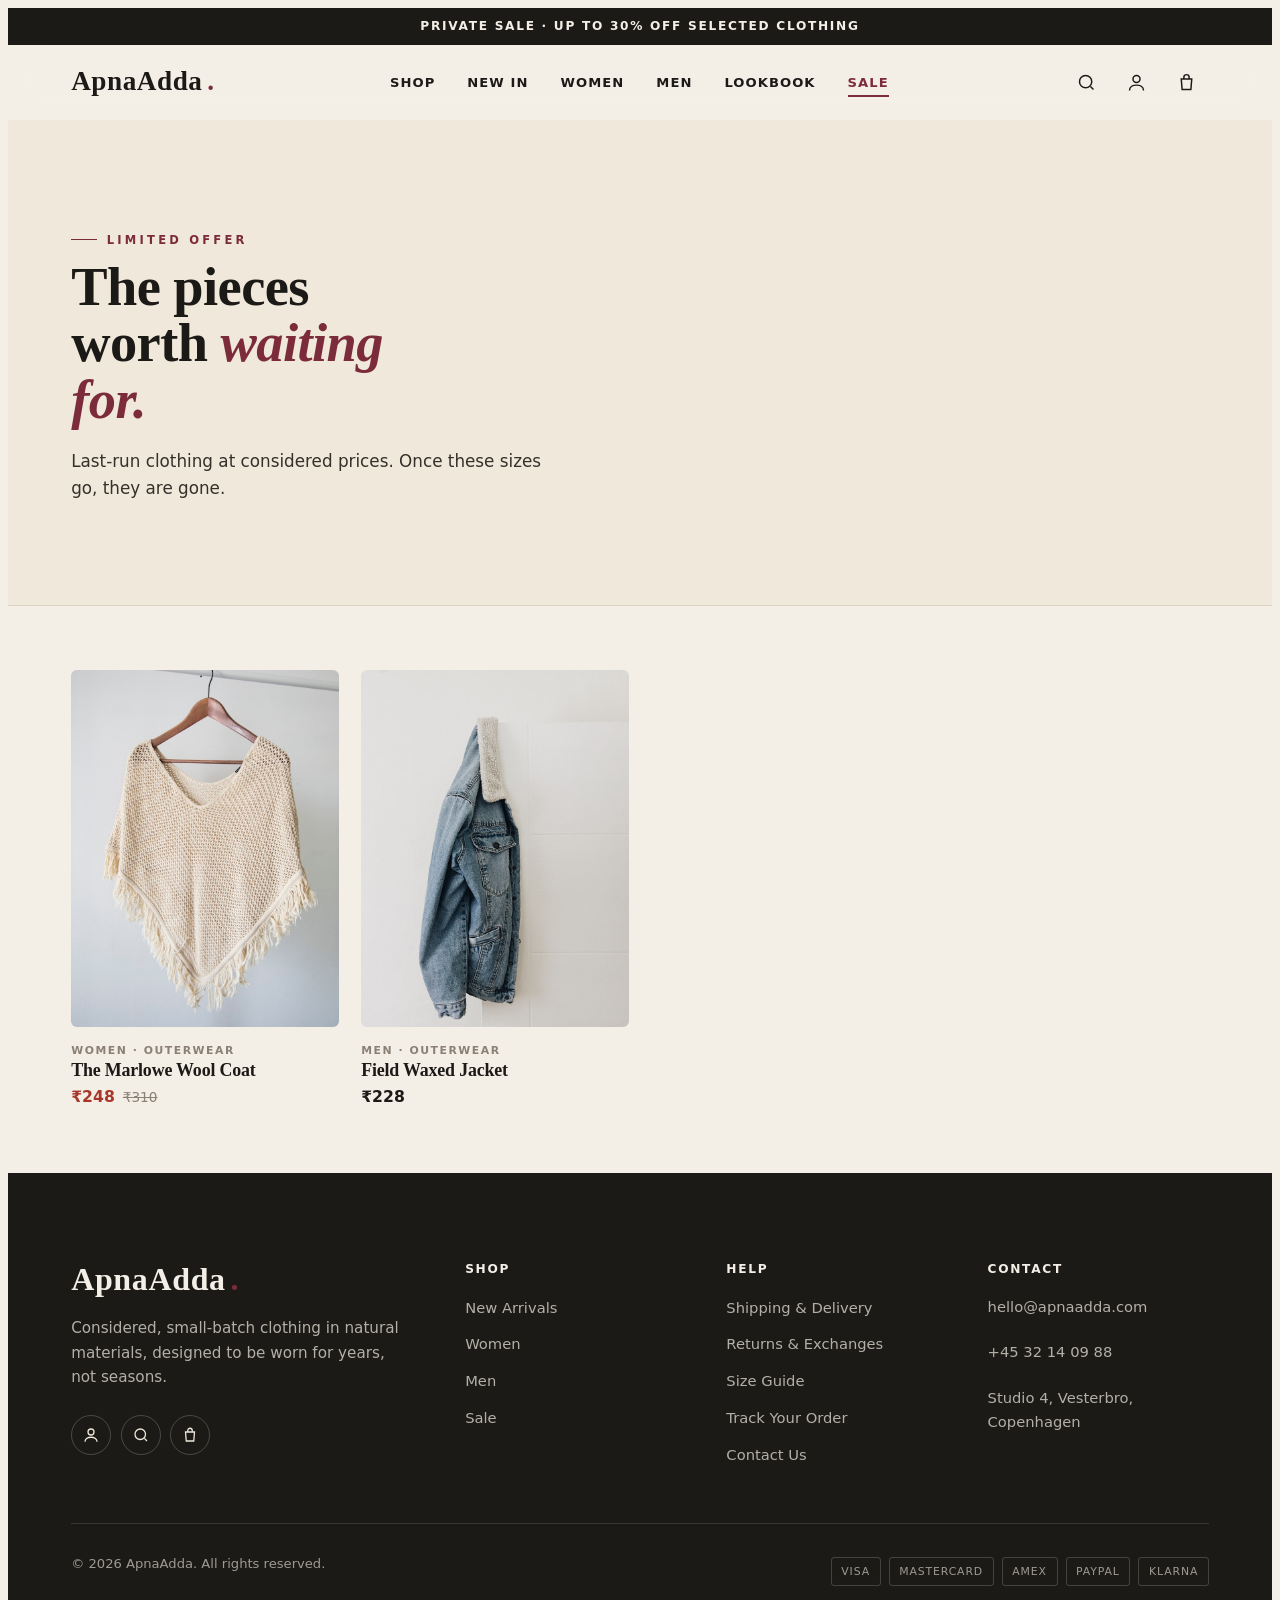
<file: sale.html>
<!doctype html><html lang="en"><head><meta charset="UTF-8"><meta name="viewport" content="width=device-width, initial-scale=1"><title>Sale — ApnaAdda</title><meta name="description" content="Sale clothing from ApnaAdda."><link rel="stylesheet" href="css/style.css"></head><body><div class="announce">Private sale · Up to 30% off selected clothing</div><header class="site-header"><div class="container-x"><div class="nav-inner"><a class="brand" href="index.html">ApnaAdda<span class="dot">.</span></a><nav><ul class="nav-links"><li><a href="shop.html">Shop</a></li><li><a href="new.html">New In</a></li><li><a href="women.html">Women</a></li><li><a href="men.html">Men</a></li><li><a href="index.html#lookbook">Lookbook</a></li><li><a href="sale.html" class="text-wine" aria-current="page">Sale</a></li></ul></nav><div class="nav-actions"><a class="icon-btn" href="shop.html" aria-label="Open shop">Bag</a></div></div></div></header><main><section class="section shop-hero"><div class="container-x"><span class="eyebrow text-wine">Limited offer</span><h1 class="section-title">The pieces worth <em>waiting for.</em></h1><p class="lede">Last-run clothing at considered prices. Once these sizes go, they are gone.</p></div></section><section class="section section-tight"><div class="container-x"><div class="product-grid"><article class="product-card"><div class="pc-media"><img src="img/p1.jpg" alt="The Marlowe wool coat in camel"><div class="pc-add"><a class="btn-v btn-block" href="product.html">View product</a></div></div><div class="pc-info"><span class="pc-cat">Women · Outerwear</span><h3 class="pc-name">The Marlowe Wool Coat</h3><div class="pc-price"><span class="now on-sale">₹248</span><span class="was">₹310</span></div></div></article><article class="product-card"><div class="pc-media"><img src="img/p4.jpg" alt="Field waxed cotton jacket in olive"><div class="pc-add"><a class="btn-v btn-block" href="product.html">View product</a></div></div><div class="pc-info"><span class="pc-cat">Men · Outerwear</span><h3 class="pc-name">Field Waxed Jacket</h3><div class="pc-price"><span class="now">₹228</span></div></div></article></div></div></section></main><footer class="site-footer"></footer><script src="js/layout.js"></script></body></html>
</file>
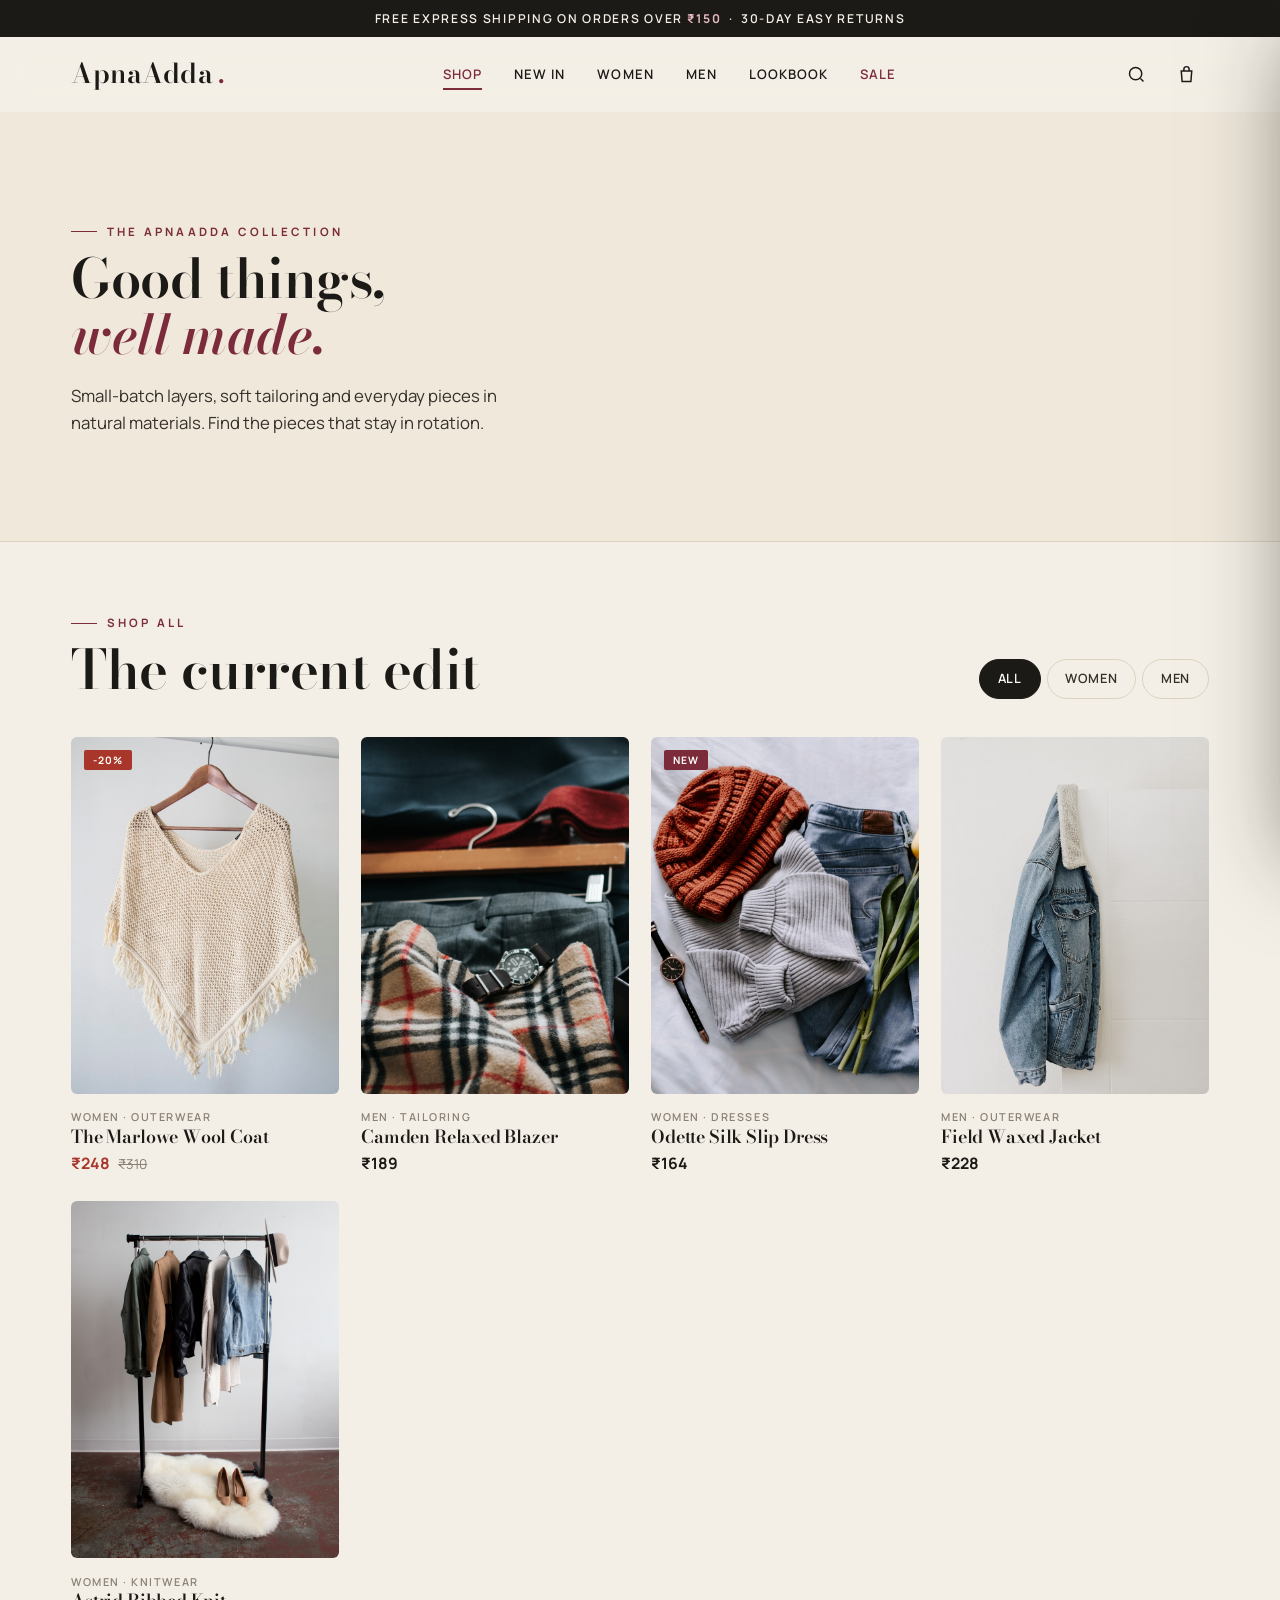
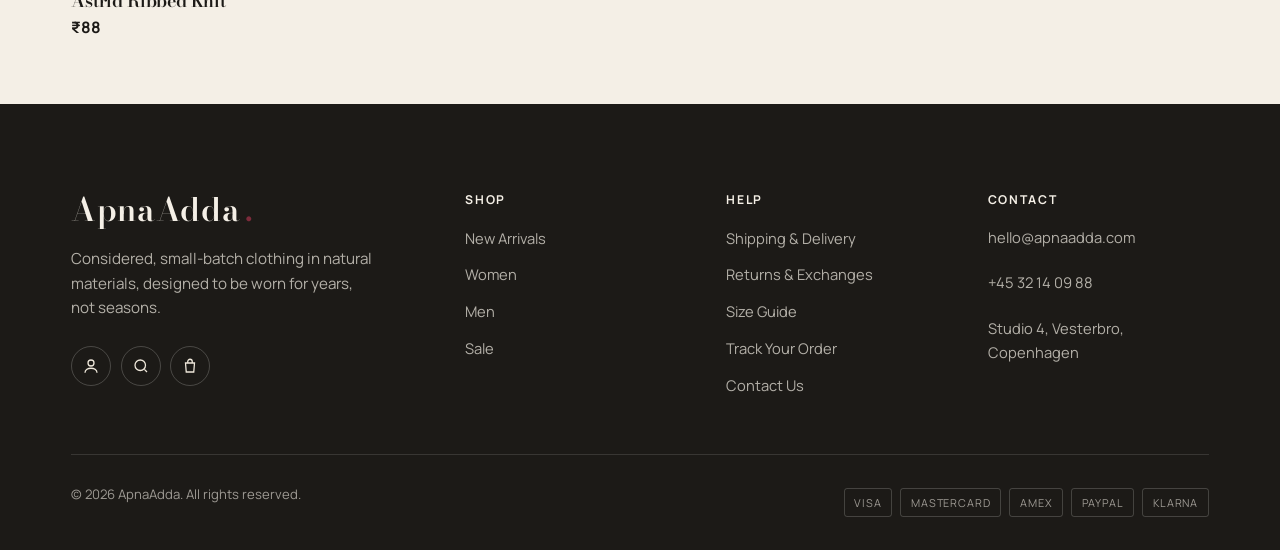
<file: shop.html>
<!DOCTYPE html>
<html lang="en">
<head>
  <script>document.documentElement.classList.add("js")</script>
  <meta charset="UTF-8">
  <meta name="viewport" content="width=device-width, initial-scale=1.0">
  <title>Shop — ApnaAdda</title>
  <meta name="description" content="Shop ApnaAdda's small-batch collection of clothing.">
  <link rel="preconnect" href="https://fonts.googleapis.com">
  <link rel="preconnect" href="https://fonts.gstatic.com" crossorigin>
  <link href="https://fonts.googleapis.com/css2?family=Bodoni+Moda:ital,opsz,wght@0,6..96,400..700;1,6..96,400..600&family=Manrope:wght@400;500;600;700;800&display=swap" rel="stylesheet">
  <link rel="stylesheet" href="css/vendor/bootstrap.min.css">
  <link rel="stylesheet" href="css/style.css">
</head>
<body>
<a href="#main" class="skip-link">Skip to content</a>
<div class="announce">Free express shipping on orders over <strong>$150</strong> &nbsp;·&nbsp; 30-day easy returns</div>
<header class="site-header" id="siteHeader">
  <div class="container-x"><div class="nav-inner">
    <a href="index.html" class="brand" aria-label="ApnaAdda home">ApnaAdda<span class="dot">.</span></a>
    <nav aria-label="Primary"><ul class="nav-links">
      <li><a href="shop.html" aria-current="page">Shop</a></li><li><a href="new.html">New In</a></li><li><a href="women.html">Women</a></li><li><a href="men.html">Men</a></li><li><a href="index.html#lookbook">Lookbook</a></li><li><a href="sale.html" class="text-wine">Sale</a></li>
    </ul></nav>
    <div class="nav-actions">
      <button class="icon-btn" id="searchToggle" aria-label="Search" aria-expanded="false"><svg viewBox="0 0 24 24" fill="none" stroke="currentColor" stroke-width="1.7" aria-hidden="true"><circle cx="11" cy="11" r="7"/><path d="m20 20-3.5-3.5"/></svg></button>
      <button class="icon-btn cart-pill" id="cartOpen" aria-label="Open cart"><svg viewBox="0 0 24 24" fill="none" stroke="currentColor" stroke-width="1.7" aria-hidden="true"><path d="M6 8h12l-1 12H7L6 8Z"/><path d="M9 8V6a3 3 0 0 1 6 0v2"/></svg><span class="cart-count" id="cartCount" aria-hidden="true">0</span></button>
      <button class="icon-btn nav-toggle" id="navToggle" aria-label="Open menu" aria-expanded="false"><svg viewBox="0 0 24 24" fill="none" stroke="currentColor" stroke-width="1.7" aria-hidden="true"><path d="M4 7h16M4 12h16M4 17h16"/></svg></button>
    </div>
  </div></div>
  <div class="search-panel" id="searchPanel" role="dialog" aria-label="Search products"><div class="container-x"><form class="search-form" role="search" onsubmit="return false;"><svg viewBox="0 0 24 24" width="26" fill="none" stroke="currentColor" stroke-width="1.5" aria-hidden="true"><circle cx="11" cy="11" r="7"/><path d="m20 20-3.5-3.5"/></svg><input type="search" id="searchInput" placeholder="Search coats, dresses, boots..." aria-label="Search products"><button type="button" class="icon-btn" id="searchClose" aria-label="Close search"><svg viewBox="0 0 24 24" fill="none" stroke="currentColor" stroke-width="1.7" aria-hidden="true"><path d="M6 6l12 12M18 6 6 18"/></svg></button></form></div></div>
</header>
<div class="scrim" id="scrim"></div>
<aside class="mobile-nav" id="mobileNav" aria-label="Mobile menu"><div class="mobile-nav-head"><span class="brand">ApnaAdda<span class="dot">.</span></span><button class="icon-btn" id="navClose" aria-label="Close menu"><svg viewBox="0 0 24 24" fill="none" stroke="currentColor" stroke-width="1.7" aria-hidden="true"><path d="M6 6l12 6M18 6 6 18"/></svg></button></div><ul><li><a href="shop.html">Shop</a></li><li><a href="new.html">New In</a></li><li><a href="women.html">Women</a></li><li><a href="men.html">Men</a></li><li><a href="sale.html" class="text-wine">Sale</a></li></ul><div class="mobile-nav-foot"><p>Free shipping over $150 · 30-day returns</p><p>hello@apnaadda.com</p></div></aside>
<main id="main">
  <section class="section shop-hero"><div class="container-x"><span class="eyebrow">The ApnaAdda collection</span><h1 class="section-title">Good things, <em>well made.</em></h1><p class="lede">Small-batch layers, soft tailoring and everyday pieces in natural materials. Find the pieces that stay in rotation.</p></div></section>
  <section class="section section-tight" id="shop" aria-labelledby="shop-title"><div class="container-x">
    <div class="section-head"><div><span class="eyebrow">Shop all</span><h2 class="section-title" id="shop-title">The current edit</h2></div><div class="filter-bar" role="tablist" aria-label="Filter products by category"><button class="filter-btn active" data-filter="all" role="tab" aria-selected="true">All</button><button class="filter-btn" data-filter="women" role="tab" aria-selected="false">Women</button><button class="filter-btn" data-filter="men" role="tab" aria-selected="false">Men</button></div></div>
    <div class="product-grid" id="productGrid">
      <article class="product-card reveal" data-cat="women"><div class="pc-media"><div class="pc-badges"><span class="badge-v sale">-20%</span></div><img src="img/p1.jpg" alt="The Marlowe wool coat in camel" width="420" height="560"><div class="pc-add"><button class="btn-v btn-block js-add" data-id="marlowe-coat" data-name="The Marlowe Wool Coat" data-price="248" data-img="img/p1.jpg" data-variant="Camel · M">Quick add</button></div></div><div class="pc-info"><span class="pc-cat">Women · Outerwear</span><h3 class="pc-name"><a href="product.html">The Marlowe Wool Coat</a></h3><div class="pc-price"><span class="now on-sale">$248</span><span class="was">$310</span></div></div></article>
      <article class="product-card reveal reveal-d1" data-cat="men"><div class="pc-media"><img src="img/p2.jpg" alt="Camden relaxed blazer in charcoal wool" width="420" height="560"><div class="pc-add"><button class="btn-v btn-block js-add" data-id="camden-blazer" data-name="Camden Relaxed Blazer" data-price="189" data-img="img/p2.jpg" data-variant="Charcoal · M">Quick add</button></div></div><div class="pc-info"><span class="pc-cat">Men · Tailoring</span><h3 class="pc-name">Camden Relaxed Blazer</h3><div class="pc-price"><span class="now">$189</span></div></div></article>
      <article class="product-card reveal reveal-d2" data-cat="women"><div class="pc-media"><div class="pc-badges"><span class="badge-v new">New</span></div><img src="img/p3.jpg" alt="Odette silk slip dress in burgundy" width="420" height="560"><div class="pc-add"><button class="btn-v btn-block js-add" data-id="odette-dress" data-name="Odette Silk Slip Dress" data-price="164" data-img="img/p3.jpg" data-variant="Burgundy · S">Quick add</button></div></div><div class="pc-info"><span class="pc-cat">Women · Dresses</span><h3 class="pc-name">Odette Silk Slip Dress</h3><div class="pc-price"><span class="now">$164</span></div></div></article>
      <article class="product-card reveal reveal-d3" data-cat="men"><div class="pc-media"><img src="img/p4.jpg" alt="Field waxed cotton jacket in olive" width="420" height="560"><div class="pc-add"><button class="btn-v btn-block js-add" data-id="field-jacket" data-name="Field Waxed Jacket" data-price="228" data-img="img/p4.jpg" data-variant="Olive · L">Quick add</button></div></div><div class="pc-info"><span class="pc-cat">Men · Outerwear</span><h3 class="pc-name">Field Waxed Jacket</h3><div class="pc-price"><span class="now">$228</span></div></div></article>
      <article class="product-card reveal reveal-d2" data-cat="women"><div class="pc-media"><img src="img/p7.jpg" alt="Astrid ribbed merino knit in oatmeal" width="420" height="560"><div class="pc-add"><button class="btn-v btn-block js-add" data-id="astrid-knit" data-name="Astrid Ribbed Knit" data-price="88" data-img="img/p7.jpg" data-variant="Oatmeal · M">Quick add</button></div></div><div class="pc-info"><span class="pc-cat">Women · Knitwear</span><h3 class="pc-name">Astrid Ribbed Knit</h3><div class="pc-price"><span class="now">$88</span></div></div></article>
    </div><p id="noResults" class="text-center" style="display:none;padding:3rem;color:var(--muted)">No pieces found in this edit.</p>
  </div></section>
</main>
<footer class="site-footer"><div class="container-x"><div class="footer-bottom"><p>&copy; 2026 ApnaAdda. All rights reserved.</p><div class="footer-pay"><span>Visa</span><span>Mastercard</span><span>Amex</span><span>PayPal</span><span>Klarna</span></div></div></div></footer>
<div class="scrim" id="cartScrim"></div><aside class="cart-drawer" id="cartDrawer" aria-label="Shopping cart" role="dialog" aria-modal="true"><div class="cart-head"><h2>Your Bag <span class="qty-note" id="cartQtyNote">0 items</span></h2><button class="icon-btn" id="cartClose" aria-label="Close cart"><svg viewBox="0 0 24 24" fill="none" stroke="currentColor" stroke-width="1.7" aria-hidden="true"><path d="M6 6l12 12M18 6 6 18"/></svg></button></div><div class="cart-free"><span id="cartFreeMsg"><strong>$150</strong> away from free express shipping</span><div class="cart-progress"><span id="cartProgress"></span></div></div><div class="cart-items" id="cartItems"><div class="cart-empty" id="cartEmpty"><p>Your bag is empty.<br>Time to find something lovely.</p></div></div><div class="cart-foot" id="cartFoot" hidden><div class="cart-sub"><span class="l">Subtotal</span><span class="v" id="cartSubtotal">$0</span></div><p class="cart-ship-note">Shipping &amp; taxes calculated at checkout.</p><button class="btn-v btn-wine btn-block btn-lg" id="cartCheckout">Checkout securely</button><button class="btn-v btn-whatsapp btn-block" id="whatsappCheckout" type="button">Shop with WhatsApp</button><div class="cart-continue"><button id="cartContinue">Continue shopping</button></div></div></aside>
<div class="checkout-modal" id="checkoutModal" role="dialog" aria-modal="true" aria-labelledby="checkoutTitle"><div class="checkout-panel"><div class="checkout-head"><div><span class="eyebrow">Secure checkout</span><h2 id="checkoutTitle">Almost yours</h2></div><button class="icon-btn" id="checkoutClose" aria-label="Close checkout"><svg viewBox="0 0 24 24" fill="none" stroke="currentColor" stroke-width="1.7" aria-hidden="true"><path d="M6 6l12 12M18 6 6 18"/></svg></button></div><p class="checkout-copy">Enter your email and continue to our secure payment provider. Card details are never stored on this site.</p><form id="checkoutForm"><label class="checkout-label" for="checkoutEmail">Email address</label><input class="checkout-input" type="email" id="checkoutEmail" placeholder="you@example.com" required><div class="payment-options" aria-label="Payment methods"><span>Accepted at checkout</span><b>VISA</b><b>MC</b><b>AMEX</b><b>PayPal</b></div><button class="btn-v btn-wine btn-block btn-lg" type="submit">Continue to payment</button></form><p class="checkout-note">To activate live payments, set <code>window.APNAADDA_PAYMENT_LINK</code> to your Stripe Payment Link or connect the form to your server checkout endpoint.</p></div></div>
<div class="toast" id="toast" role="status" aria-live="polite"><svg viewBox="0 0 24 24" fill="none" stroke="currentColor" stroke-width="2" aria-hidden="true"><path d="M20 6 9 17l-5-5"/></svg><span id="toastMsg">Added to bag</span></div>
<script src="js/vendor/bootstrap.bundle.min.js"></script><script src="https://checkout.razorpay.com/v1/checkout.js"></script><script src="js/main.js"></script>
<script src="js/layout.js"></script>
</body>
</html>
</file>
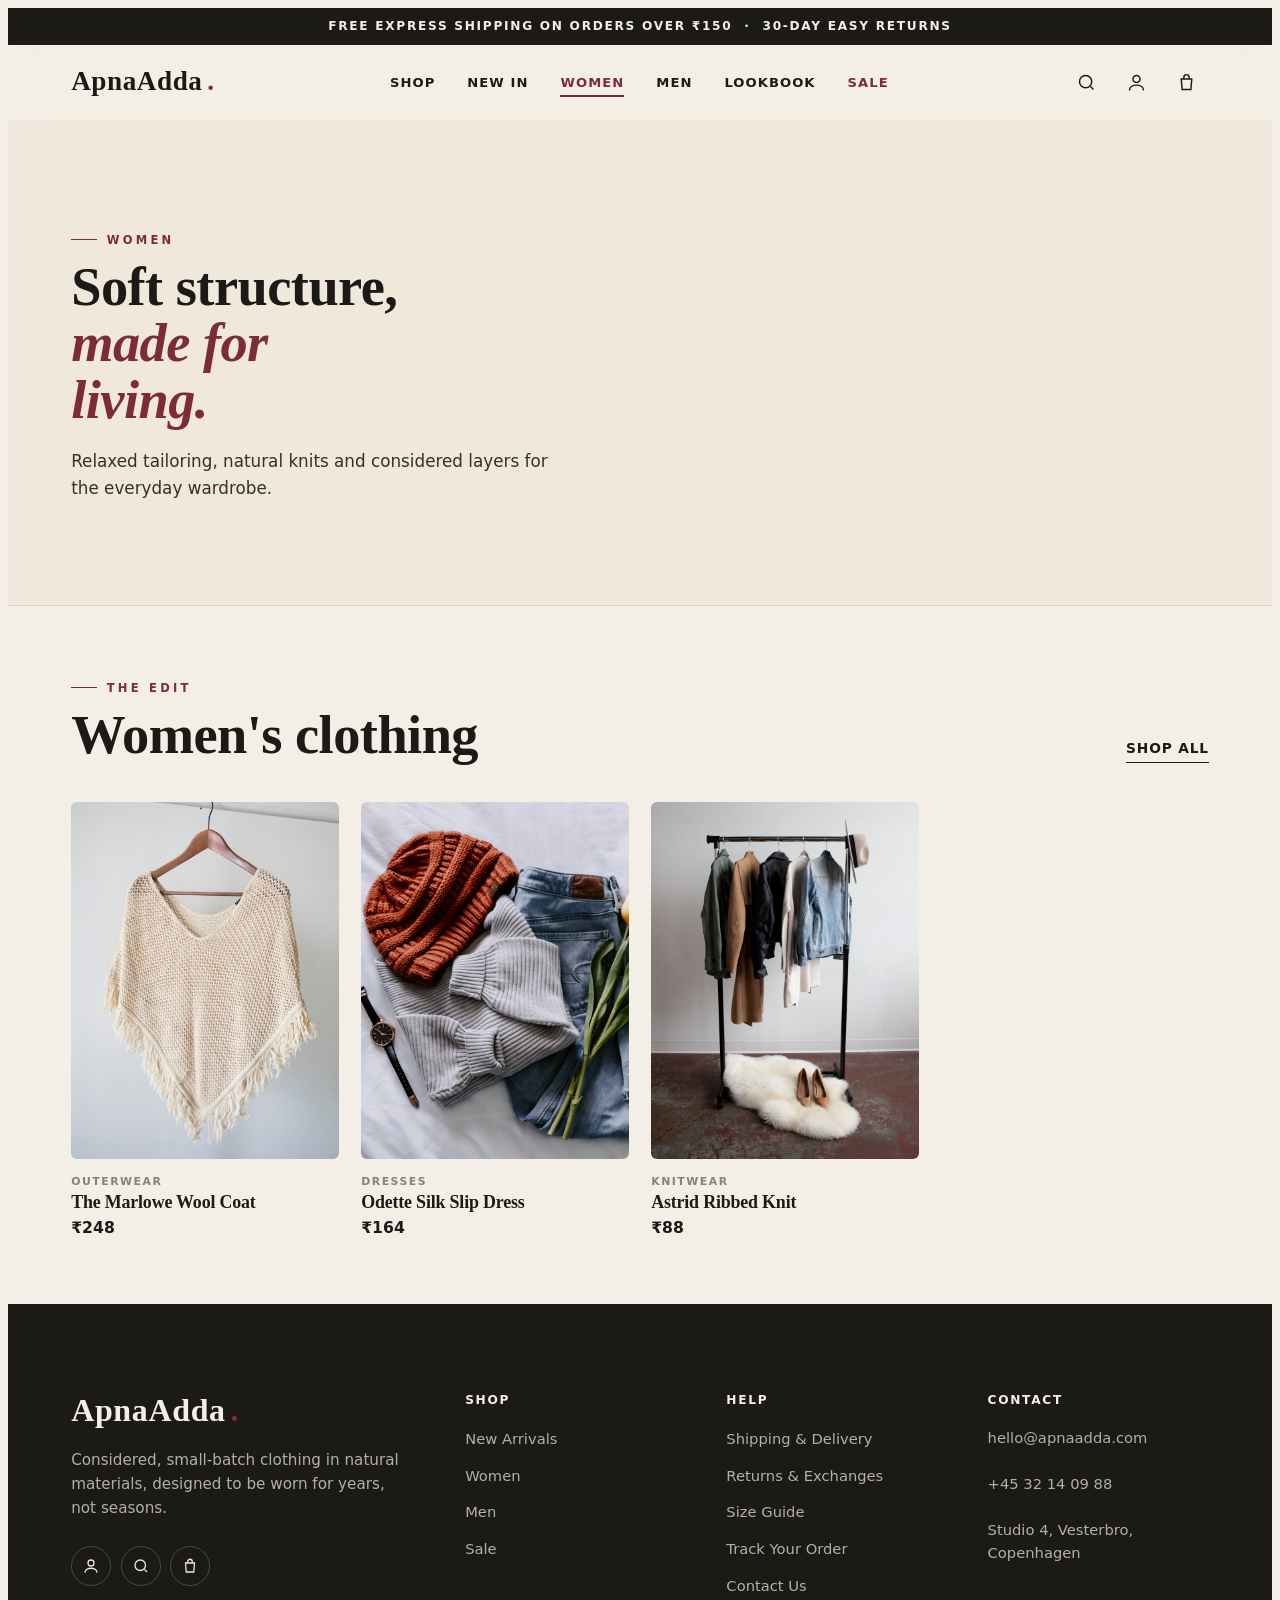
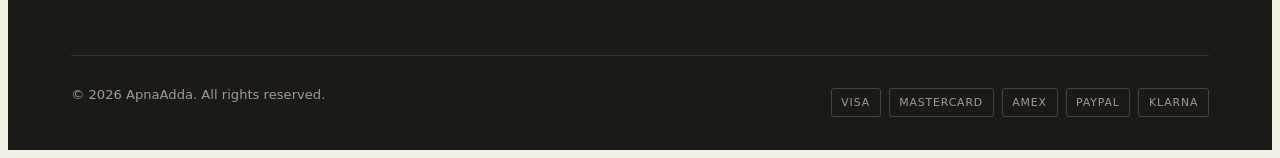
<file: women.html>
<!doctype html><html lang="en"><head><meta charset="UTF-8"><meta name="viewport" content="width=device-width, initial-scale=1"><title>Women — ApnaAdda</title><meta name="description" content="Women's clothing from ApnaAdda."><link rel="stylesheet" href="css/style.css"></head><body><div class="announce">Free express shipping on orders over ₹150 &nbsp;·&nbsp; 30-day easy returns</div><header class="site-header"><div class="container-x"><div class="nav-inner"><a class="brand" href="index.html">ApnaAdda<span class="dot">.</span></a><nav><ul class="nav-links"><li><a href="shop.html">Shop</a></li><li><a href="new.html">New In</a></li><li><a href="women.html" aria-current="page">Women</a></li><li><a href="men.html">Men</a></li><li><a href="index.html#lookbook">Lookbook</a></li><li><a href="sale.html" class="text-wine">Sale</a></li></ul></nav><div class="nav-actions"><a class="icon-btn" href="shop.html" aria-label="Open shop">Bag</a></div></div></div></header><main><section class="section shop-hero"><div class="container-x"><span class="eyebrow">Women</span><h1 class="section-title">Soft structure, <em>made for living.</em></h1><p class="lede">Relaxed tailoring, natural knits and considered layers for the everyday wardrobe.</p></div></section><section class="section section-tight"><div class="container-x"><div class="section-head"><div><span class="eyebrow">The edit</span><h2 class="section-title">Women's clothing</h2></div><a href="shop.html" class="link-underline">Shop all</a></div><div class="product-grid"><article class="product-card"><div class="pc-media"><img src="img/p1.jpg" alt="The Marlowe wool coat in camel"><div class="pc-add"><a class="btn-v btn-block" href="product.html">View product</a></div></div><div class="pc-info"><span class="pc-cat">Outerwear</span><h3 class="pc-name">The Marlowe Wool Coat</h3><div class="pc-price"><span class="now">₹248</span></div></div></article><article class="product-card"><div class="pc-media"><img src="img/p3.jpg" alt="Odette silk slip dress in burgundy"><div class="pc-add"><a class="btn-v btn-block" href="product.html">View product</a></div></div><div class="pc-info"><span class="pc-cat">Dresses</span><h3 class="pc-name">Odette Silk Slip Dress</h3><div class="pc-price"><span class="now">₹164</span></div></div></article><article class="product-card"><div class="pc-media"><img src="img/p7.jpg" alt="Astrid ribbed merino knit in oatmeal"><div class="pc-add"><a class="btn-v btn-block" href="product.html">View product</a></div></div><div class="pc-info"><span class="pc-cat">Knitwear</span><h3 class="pc-name">Astrid Ribbed Knit</h3><div class="pc-price"><span class="now">₹88</span></div></div></article></div></div></section></main><footer class="site-footer"></footer><script src="js/layout.js"></script></body></html>
</file>
<file: css/style.css>
/* progressive enhancement: reveal content visible without JS (crawlers/no-JS see full content; JS arms the scroll animation) */
html:not(.js) .reveal,html:not(.js) [class*="reveal"]{opacity:1!important;transform:none!important;filter:none!important}

/* ==========================================================================
  ApnaAdda — Fashion E-commerce Template
   Custom design layer on Bootstrap 5. Vanilla, no jQuery.
   Identity: warm ink + deep oxblood accent over warm off-white.
   Display: Bodoni Moda (fashion serif) / UI+body: Manrope (grotesque sans)
   ========================================================================== */

:root {
  /* Palette */
  --ink: #1c1a17;          /* warm near-black */
  --ink-soft: #35302a;
  --wine: #7c2b3b;         /* deep oxblood accent */
  --wine-deep: #5e1f2c;
  --wine-tint: #f0e1e3;
  --paper: #f4efe6;        /* warm off-white */
  --paper-2: #efe8db;
  --sand: #e6dccb;         /* secondary warm */
  --line: #ddd2c0;
  --muted: #8a8075;
  --muted-2: #b6ab9c;
  --white: #fffdf9;
  --sale: #a8362b;

  /* Type */
  --f-display: "Bodoni Moda", Georgia, "Times New Roman", serif;
  --f-sans: "Manrope", system-ui, -apple-system, "Segoe UI", sans-serif;

  /* Rhythm */
  --container: 1240px;
  --gutter: clamp(1.25rem, 4vw, 4rem);
  --radius: 2px;
  --radius-lg: 6px;
  --ease: cubic-bezier(0.22, 1, 0.36, 1);
  --shadow: 0 24px 60px -30px rgba(28, 26, 23, 0.35);
}

/* ---------- Base ---------- */
* { box-sizing: border-box; }

html { scroll-behavior: smooth; }
@media (prefers-reduced-motion: reduce) {
  html { scroll-behavior: auto; }
  *, *::before, *::after {
    animation-duration: 0.001ms !important;
    animation-iteration-count: 1 !important;
    transition-duration: 0.001ms !important;
  }
}

body {
  font-family: var(--f-sans);
  background: var(--paper);
  color: var(--ink);
  font-size: 1rem;
  line-height: 1.6;
  -webkit-font-smoothing: antialiased;
  text-rendering: optimizeLegibility;
  overflow-x: hidden;
}

h1, h2, h3, h4, h5 {
  font-family: var(--f-display);
  font-weight: 600;
  line-height: 1.04;
  letter-spacing: -0.01em;
  color: var(--ink);
  margin: 0;
}

a { color: inherit; text-decoration: none; transition: color 0.25s var(--ease); }
img { max-width: 100%; height: auto; display: block; }
p { margin: 0 0 1rem; }

::selection { background: var(--wine); color: var(--white); }

:focus-visible {
  outline: 2px solid var(--wine);
  outline-offset: 3px;
}

.container-x {
  width: 100%;
  max-width: var(--container);
  margin-inline: auto;
  padding-inline: var(--gutter);
}

/* Utility type */
.eyebrow {
  font-family: var(--f-sans);
  font-size: 0.72rem;
  font-weight: 700;
  letter-spacing: 0.28em;
  text-transform: uppercase;
  color: var(--wine);
  display: inline-flex;
  align-items: center;
  gap: 0.6rem;
}
.eyebrow::before {
  content: "";
  width: 26px;
  height: 1px;
  background: var(--wine);
  display: inline-block;
}
.eyebrow.center::after {
  content: "";
  width: 26px;
  height: 1px;
  background: var(--wine);
  display: inline-block;
}
.eyebrow.center { justify-content: center; }
.eyebrow.center::before { content: ""; }

.section-title {
  font-size: clamp(2rem, 4.6vw, 3.4rem);
  margin: 0.6rem 0 0;
}
.lede { color: var(--ink-soft); font-size: 1.05rem; max-width: 46ch; }
.text-wine { color: var(--wine) !important; }
.serif { font-family: var(--f-display); }

.section { padding: clamp(3.5rem, 8vw, 7rem) 0; }
.section-tight { padding: clamp(2.5rem, 5vw, 4rem) 0; }
.shop-hero { background: var(--paper-2); border-bottom: 1px solid var(--line); padding-bottom: clamp(3rem, 7vw, 5.5rem); }
.shop-hero .section-title { max-width: 12ch; }
.shop-hero .section-title em { color: var(--wine); font-style: italic; }
.shop-hero .lede { margin-top: 1.2rem; }
.account-page { min-height: 62vh; display: flex; align-items: center; background: var(--paper-2); }
.account-panel { width: min(100%, 520px); margin-inline: auto; }
.account-panel .section-title { margin-bottom: 1rem; }
.account-form { display: grid; gap: 0.55rem; margin: 2rem 0 1.4rem; }
.account-form label { font-size: 0.76rem; font-weight: 700; letter-spacing: 0.08em; text-transform: uppercase; }
.account-form input { width: 100%; border: 1px solid var(--line); background: var(--white); padding: 0.9rem 1rem; font: inherit; margin-bottom: 0.65rem; }
.account-form input:focus { outline: 2px solid var(--wine); outline-offset: 2px; }
.account-message { color: var(--wine); font-size: 0.86rem; }
.account-message.error { color: var(--sale); }
.account-create { margin-top: 1rem; }
.account-tabs { display: flex; border-bottom: 1px solid var(--line); margin: 2rem 0 1.25rem; }
.account-tab { border: 0; border-bottom: 2px solid transparent; background: transparent; color: var(--muted); cursor: pointer; padding: 0.7rem 1rem 0.8rem 0; margin-right: 1.4rem; font: 600 0.8rem var(--f-sans); letter-spacing: 0.08em; text-transform: uppercase; }
.account-tab.active { border-bottom-color: var(--wine); color: var(--ink); }
.google-login { text-align: center; }
.google-btn { width: 100%; display: inline-flex; align-items: center; justify-content: center; gap: 0.7rem; border: 1px solid var(--line); background: var(--white); color: var(--ink); padding: 0.85rem 1rem; cursor: pointer; font: 600 0.86rem var(--f-sans); }
.google-btn:hover { border-color: var(--wine); color: var(--wine); }
.google-mark { font: 700 1.1rem Arial, sans-serif; color: #4285f4; }
.account-note { color: var(--muted); font-size: 0.72rem; margin: 0.55rem 0 0; }
.account-divider { display: flex; align-items: center; gap: 0.8rem; color: var(--muted); font-size: 0.72rem; margin: 1.3rem 0; }
.account-divider::before, .account-divider::after { content: ""; height: 1px; background: var(--line); flex: 1; }
.account-dashboard { width: min(100%, 920px); margin-inline: auto; }
.account-dashboard-head { display: flex; align-items: flex-end; justify-content: space-between; gap: 2rem; border-bottom: 1px solid var(--line); padding-bottom: 2rem; }
.account-dashboard-head .section-title { margin-top: 0.55rem; }
.account-grid { display: grid; grid-template-columns: repeat(3, 1fr); gap: 1rem; margin: 2rem 0; }
.account-card { display: flex; flex-direction: column; gap: 0.45rem; min-height: 150px; padding: 1.35rem; border: 1px solid var(--line); background: var(--white); transition: border-color 0.25s var(--ease), transform 0.25s var(--ease); }
.account-card:hover { border-color: var(--wine); transform: translateY(-3px); }
.account-card-kicker { color: var(--wine); font-size: 0.7rem; font-weight: 700; letter-spacing: 0.14em; text-transform: uppercase; }
.account-card strong { font: 600 1.35rem/1.1 var(--f-display); }
.account-card span:last-child, .account-orders > p { color: var(--muted); font-size: 0.84rem; }
.account-orders, .account-settings { border-top: 1px solid var(--line); padding: 2rem 0; scroll-margin-top: 100px; }
.account-section-head { display: flex; align-items: center; justify-content: space-between; gap: 1rem; }
.account-section-head h2 { font-size: 1.8rem; margin-top: 0.45rem; }
.order-status { color: var(--muted); font-size: 0.8rem; }
.settings-row { display: flex; justify-content: space-between; gap: 1rem; border-bottom: 1px solid var(--line); padding: 0.9rem 0; font-size: 0.9rem; }
.settings-row span { color: var(--muted); }
.settings-row strong { font-weight: 600; }
@media (max-width: 700px) { .account-dashboard-head { align-items: flex-start; flex-direction: column; } .account-grid { grid-template-columns: 1fr; } }

/* ---------- Buttons ---------- */
.btn-v {
  --bg: var(--ink);
  --fg: var(--white);
  display: inline-flex;
  align-items: center;
  justify-content: center;
  gap: 0.6rem;
  font-family: var(--f-sans);
  font-weight: 600;
  font-size: 0.86rem;
  letter-spacing: 0.04em;
  padding: 0.95rem 1.9rem;
  background: var(--bg);
  color: var(--fg);
  border: 1px solid var(--bg);
  border-radius: var(--radius);
  cursor: pointer;
  transition: transform 0.3s var(--ease), background 0.3s var(--ease), color 0.3s var(--ease), border-color 0.3s var(--ease);
  text-align: center;
}
.btn-v:hover { background: var(--wine); border-color: var(--wine); color: var(--white); transform: translateY(-2px); }
.btn-v.btn-wine { --bg: var(--wine); }
.btn-v.btn-wine:hover { background: var(--wine-deep); border-color: var(--wine-deep); }
.btn-v.btn-ghost { --bg: transparent; --fg: var(--ink); border-color: var(--ink); }
.btn-v.btn-ghost:hover { background: var(--ink); color: var(--white); }
.btn-v.btn-light { --bg: var(--paper); --fg: var(--ink); border-color: var(--paper); }
.btn-v.btn-block { width: 100%; }
.btn-v.btn-lg { padding: 1.1rem 2.4rem; font-size: 0.92rem; }

.link-underline {
  font-weight: 600;
  font-size: 0.86rem;
  letter-spacing: 0.06em;
  text-transform: uppercase;
  display: inline-flex;
  align-items: center;
  gap: 0.5rem;
  padding-bottom: 3px;
  border-bottom: 1px solid var(--ink);
}
.link-underline:hover { color: var(--wine); border-color: var(--wine); }
.link-underline svg { transition: transform 0.3s var(--ease); }
.link-underline:hover svg { transform: translateX(4px); }

/* ---------- Announcement bar ---------- */
.announce {
  background: var(--ink);
  color: var(--paper);
  font-size: 0.76rem;
  letter-spacing: 0.14em;
  text-transform: uppercase;
  text-align: center;
  padding: 0.55rem 1rem;
  font-weight: 600;
}
.announce strong { color: #e7b9bf; font-weight: 700; }

/* ---------- Navbar ---------- */
.site-header {
  position: sticky;
  top: 0;
  z-index: 1030;
  background: rgba(244, 239, 230, 0.82);
  backdrop-filter: blur(14px);
  border-bottom: 1px solid transparent;
  transition: box-shadow 0.35s var(--ease), background 0.35s var(--ease), border-color 0.35s var(--ease);
}
.site-header.is-stuck {
  background: rgba(244, 239, 230, 0.96);
  border-bottom-color: var(--line);
  box-shadow: 0 10px 30px -22px rgba(28,26,23,0.4);
}
.nav-inner {
  display: flex;
  align-items: center;
  justify-content: space-between;
  gap: 1.5rem;
  height: 74px;
}
.brand {
  font-family: var(--f-display);
  font-weight: 600;
  font-size: 1.7rem;
  letter-spacing: 0.02em;
  line-height: 1;
  display: inline-flex;
  align-items: center;
  gap: 0.3rem;
}
.brand .dot { color: var(--wine); }
.nav-links {
  display: flex;
  align-items: center;
  gap: 2rem;
  list-style: none;
  margin: 0;
  padding: 0;
}
.nav-links a {
  font-size: 0.82rem;
  font-weight: 600;
  letter-spacing: 0.08em;
  text-transform: uppercase;
  position: relative;
  padding: 0.4rem 0;
}
.nav-links a::after {
  content: "";
  position: absolute;
  left: 0; bottom: 0;
  width: 0; height: 1.5px;
  background: var(--wine);
  transition: width 0.3s var(--ease);
}
.nav-links a:hover, .nav-links a[aria-current="page"] { color: var(--wine); }
.nav-links a:hover::after, .nav-links a[aria-current="page"]::after { width: 100%; }

.nav-actions { display: flex; align-items: center; gap: 0.4rem; }
.icon-btn {
  width: 44px; height: 44px;
  display: inline-flex; align-items: center; justify-content: center;
  background: transparent;
  border: none;
  color: var(--ink);
  cursor: pointer;
  border-radius: 50%;
  position: relative;
  transition: background 0.25s var(--ease), color 0.25s var(--ease);
}
.icon-btn:hover { background: var(--sand); color: var(--wine); }
.icon-btn svg { width: 21px; height: 21px; }
.cart-pill { position: relative; }
.cart-count {
  position: absolute;
  top: 5px; right: 4px;
  min-width: 18px; height: 18px;
  padding: 0 4px;
  background: var(--wine);
  color: var(--white);
  font-family: var(--f-sans);
  font-size: 0.66rem;
  font-weight: 700;
  border-radius: 20px;
  display: flex; align-items: center; justify-content: center;
  line-height: 1;
}
.cart-count.pop { animation: pop 0.4s var(--ease); }
@keyframes pop { 0%{transform:scale(1);} 40%{transform:scale(1.5);} 100%{transform:scale(1);} }
.nav-toggle { display: none; }

/* Search dropdown */
.search-panel {
  position: absolute;
  left: 0; right: 0; top: 100%;
  background: var(--paper);
  border-bottom: 1px solid var(--line);
  box-shadow: var(--shadow);
  padding: 2rem 0;
  transform: translateY(-12px);
  opacity: 0;
  visibility: hidden;
  transition: transform 0.3s var(--ease), opacity 0.3s var(--ease), visibility 0.3s;
}
.search-panel.open { transform: translateY(0); opacity: 1; visibility: visible; }
.search-form { display: flex; align-items: center; gap: 1rem; border-bottom: 2px solid var(--ink); padding-bottom: 0.8rem; }
.search-form input {
  flex: 1; border: none; background: transparent;
  font-family: var(--f-display); font-size: clamp(1.4rem, 3vw, 2.2rem);
  color: var(--ink);
}
.search-form input:focus { outline: none; }
.search-form input::placeholder { color: var(--muted-2); }
.search-suggest { margin-top: 1.2rem; display: flex; flex-wrap: wrap; gap: 0.6rem; }
.search-suggest span { font-size: 0.72rem; text-transform: uppercase; letter-spacing: 0.12em; color: var(--muted); align-self: center; }
.search-suggest a { font-size: 0.82rem; padding: 0.35rem 0.9rem; border: 1px solid var(--line); border-radius: 20px; }
.search-suggest a:hover { border-color: var(--wine); color: var(--wine); }

/* Mobile nav */
.mobile-nav {
  position: fixed;
  inset: 0 0 0 auto;
  width: min(84vw, 360px);
  background: var(--paper);
  z-index: 1080;
  transform: translateX(100%);
  transition: transform 0.4s var(--ease);
  display: flex;
  flex-direction: column;
  padding: 1.5rem;
  overflow-y: auto;
}
.mobile-nav.open { transform: translateX(0); }
.mobile-nav-head { display: flex; align-items: center; justify-content: space-between; margin-bottom: 2rem; }
.mobile-nav ul { list-style: none; margin: 0; padding: 0; }
.mobile-nav ul li { border-bottom: 1px solid var(--line); }
.mobile-nav ul a {
  display: block;
  font-family: var(--f-display);
  font-size: 1.5rem;
  padding: 1rem 0;
}
.mobile-nav ul a:hover { color: var(--wine); padding-left: 0.5rem; }
.mobile-nav-foot { margin-top: auto; padding-top: 2rem; font-size: 0.82rem; color: var(--muted); }
.scrim {
  position: fixed; inset: 0;
  background: rgba(28,26,23,0.5);
  z-index: 1070;
  opacity: 0; visibility: hidden;
  transition: opacity 0.35s var(--ease), visibility 0.35s;
  backdrop-filter: blur(2px);
}
.scrim.open { opacity: 1; visibility: visible; }

/* ---------- Hero ---------- */
.hero {
  position: relative;
  background: var(--paper-2);
  overflow: hidden;
}
.hero-grid {
  display: grid;
  grid-template-columns: 1.05fr 1fr;
  align-items: stretch;
  min-height: min(84vh, 760px);
}
.hero-copy {
  display: flex;
  flex-direction: column;
  justify-content: center;
  padding: clamp(2rem, 6vw, 5rem) var(--gutter);
  padding-right: clamp(2rem, 5vw, 4rem);
}
.hero-copy .season { margin-bottom: 1.5rem; }
.hero-title {
  font-size: clamp(2.8rem, 7vw, 5.6rem);
  line-height: 0.98;
  margin-bottom: 1.4rem;
}
.hero-title em { font-style: italic; color: var(--wine); }
.hero-copy p { font-size: 1.1rem; color: var(--ink-soft); max-width: 42ch; margin-bottom: 2rem; }
.hero-cta { display: flex; flex-wrap: wrap; gap: 0.9rem; align-items: center; }
.hero-media { position: relative; overflow: hidden; }
.hero-media img { width: 100%; height: 100%; object-fit: cover; }
.hero-tag {
  position: absolute;
  left: clamp(1rem, 3vw, 2rem); bottom: clamp(1rem, 3vw, 2rem);
  background: rgba(244,239,230,0.94);
  backdrop-filter: blur(6px);
  padding: 0.9rem 1.2rem;
  border-radius: var(--radius);
  max-width: 240px;
}
.hero-tag .p-name { font-family: var(--f-sans); font-size: 0.78rem; font-weight: 700; letter-spacing: 0.06em; text-transform: uppercase; }
.hero-tag .p-price { color: var(--wine); font-weight: 700; font-size: 0.9rem; margin-top: 2px; }
.hero-marquee {
  display: flex; gap: 3rem;
  padding: 0.9rem 0;
  border-top: 1px solid var(--line);
  border-bottom: 1px solid var(--line);
  overflow: hidden;
  white-space: nowrap;
  background: var(--paper);
}
.hero-marquee .track { display: inline-flex; gap: 3rem; align-items: center; animation: marquee 26s linear infinite; }
.hero-marquee span { font-family: var(--f-display); font-size: 1.1rem; font-style: italic; color: var(--ink-soft); display: inline-flex; align-items: center; gap: 3rem; }
.hero-marquee span::after { content: "✦"; color: var(--wine); font-style: normal; font-size: 0.8rem; }
@keyframes marquee { to { transform: translateX(-50%); } }

/* ---------- Category tiles ---------- */
.cat-grid { display: grid; grid-template-columns: repeat(4, 1fr); gap: 1.1rem; }
.cat-tile {
  position: relative;
  display: block;
  overflow: hidden;
  border-radius: var(--radius-lg);
  aspect-ratio: 3 / 4;
  background: var(--sand);
}
.cat-tile img {
  width: 100%; height: 100%; object-fit: cover;
  transition: transform 0.7s var(--ease);
}
.cat-tile:hover img { transform: scale(1.06); }
.cat-tile::after {
  content: "";
  position: absolute; inset: 0;
  background: linear-gradient(to top, rgba(28,26,23,0.62), rgba(28,26,23,0) 55%);
}
.cat-label {
  position: absolute; left: 0; right: 0; bottom: 0;
  z-index: 2;
  padding: 1.4rem;
  color: var(--white);
  display: flex; align-items: flex-end; justify-content: space-between;
}
.cat-label h3 { color: var(--white); font-size: 1.5rem; }
.cat-label .count { font-family: var(--f-sans); font-size: 0.72rem; letter-spacing: 0.1em; text-transform: uppercase; opacity: 0.85; }
.cat-tile .go {
  width: 40px; height: 40px; flex: none;
  border-radius: 50%;
  background: var(--paper);
  color: var(--ink);
  display: flex; align-items: center; justify-content: center;
  transform: translateY(8px);
  opacity: 0;
  transition: transform 0.4s var(--ease), opacity 0.4s var(--ease);
}
.cat-tile:hover .go { transform: translateY(0); opacity: 1; }

/* ---------- Section head ---------- */
.section-head {
  display: flex;
  align-items: flex-end;
  justify-content: space-between;
  gap: 1.5rem;
  margin-bottom: 2.4rem;
  flex-wrap: wrap;
}
.section-head.center { flex-direction: column; align-items: center; text-align: center; }

/* ---------- Product filter tabs ---------- */
.filter-bar {
  display: flex;
  gap: 0.4rem;
  flex-wrap: wrap;
}
.filter-btn {
  font-family: var(--f-sans);
  font-size: 0.8rem;
  font-weight: 600;
  letter-spacing: 0.06em;
  text-transform: uppercase;
  padding: 0.55rem 1.1rem;
  background: transparent;
  border: 1px solid var(--line);
  border-radius: 30px;
  color: var(--ink-soft);
  cursor: pointer;
  transition: all 0.25s var(--ease);
}
.filter-btn:hover { border-color: var(--ink); color: var(--ink); }
.filter-btn.active { background: var(--ink); border-color: var(--ink); color: var(--white); }

/* ---------- Product cards ---------- */
.product-grid { display: grid; grid-template-columns: repeat(4, 1fr); gap: 1.6rem 1.4rem; }
.product-card {
  position: relative;
  transition: opacity 0.4s var(--ease), transform 0.4s var(--ease);
}
.product-card.hide { display: none; }
.pc-media {
  position: relative;
  overflow: hidden;
  border-radius: var(--radius-lg);
  aspect-ratio: 3 / 4;
  background: var(--sand);
  margin-bottom: 0.9rem;
}
.pc-media img {
  width: 100%; height: 100%; object-fit: cover;
  transition: transform 0.7s var(--ease), opacity 0.5s var(--ease);
}
.product-card:hover .pc-media img { transform: scale(1.05); }
.pc-badges { position: absolute; top: 0.8rem; left: 0.8rem; z-index: 3; display: flex; flex-direction: column; gap: 0.35rem; }
.badge-v {
  font-family: var(--f-sans);
  font-size: 0.64rem; font-weight: 700; letter-spacing: 0.1em; text-transform: uppercase;
  padding: 0.32rem 0.55rem;
  border-radius: 2px;
  color: var(--white);
  background: var(--ink);
  line-height: 1;
}
.badge-v.sale { background: var(--sale); }
.badge-v.new { background: var(--wine); }
.badge-v.soft { background: var(--paper); color: var(--ink); }
.pc-wish {
  position: absolute; top: 0.7rem; right: 0.7rem; z-index: 3;
  width: 38px; height: 38px;
  border-radius: 50%;
  border: none;
  background: rgba(244,239,230,0.9);
  color: var(--ink);
  display: flex; align-items: center; justify-content: center;
  cursor: pointer;
  opacity: 0;
  transform: translateY(-6px);
  transition: all 0.3s var(--ease);
}
.product-card:hover .pc-wish { opacity: 1; transform: translateY(0); }
.pc-wish:hover { background: var(--white); color: var(--wine); }
.pc-wish svg { width: 18px; height: 18px; }
.pc-wish.active { color: var(--wine); }
.pc-wish.active svg { fill: var(--wine); }
.pc-add {
  position: absolute;
  left: 0.8rem; right: 0.8rem; bottom: 0.8rem;
  z-index: 3;
  opacity: 0;
  transform: translateY(12px);
  transition: all 0.35s var(--ease);
}
.product-card:hover .pc-add, .product-card:focus-within .pc-add { opacity: 1; transform: translateY(0); }
.pc-info { display: flex; flex-direction: column; gap: 0.15rem; }
.pc-cat { font-size: 0.68rem; letter-spacing: 0.14em; text-transform: uppercase; color: var(--muted); font-weight: 600; }
.pc-name { font-family: var(--f-display); font-size: 1.12rem; font-weight: 600; }
.pc-name a:hover { color: var(--wine); }
.pc-price { display: flex; align-items: baseline; gap: 0.5rem; margin-top: 0.1rem; }
.pc-price .now { font-family: var(--f-sans); font-weight: 700; font-size: 0.98rem; }
.pc-price .was { color: var(--muted); text-decoration: line-through; font-size: 0.85rem; }
.pc-price .now.on-sale { color: var(--sale); }
.pc-swatches { display: flex; gap: 0.3rem; margin-top: 0.4rem; }
.pc-swatch { width: 14px; height: 14px; border-radius: 50%; border: 1px solid rgba(0,0,0,0.12); }
.pc-swatch.more { border: none; font-size: 0.62rem; color: var(--muted); width: auto; }

/* ---------- New arrivals scroll snap ---------- */
.snap-row {
  display: flex;
  gap: 1.4rem;
  overflow-x: auto;
  scroll-snap-type: x mandatory;
  padding-bottom: 1.2rem;
  margin-inline: calc(-1 * var(--gutter));
  padding-inline: var(--gutter);
  scrollbar-width: thin;
  scrollbar-color: var(--line) transparent;
}
.snap-row::-webkit-scrollbar { height: 6px; }
.snap-row::-webkit-scrollbar-track { background: transparent; }
.snap-row::-webkit-scrollbar-thumb { background: var(--line); border-radius: 20px; }
.snap-item {
  flex: 0 0 clamp(220px, 26vw, 300px);
  scroll-snap-align: start;
}
.snap-nav { display: flex; gap: 0.5rem; }
.snap-nav button {
  width: 46px; height: 46px; border-radius: 50%;
  border: 1px solid var(--line); background: transparent; color: var(--ink);
  cursor: pointer; display: flex; align-items: center; justify-content: center;
  transition: all 0.25s var(--ease);
}
.snap-nav button:hover { background: var(--ink); border-color: var(--ink); color: var(--white); }

/* ---------- Lookbook ---------- */
.lookbook { background: var(--ink); color: var(--paper); }
.lookbook h2, .lookbook h3 { color: var(--paper); }
.lookbook .eyebrow { color: #e7b9bf; }
.lookbook .eyebrow::before, .lookbook .eyebrow.center::after { background: #e7b9bf; }
.look-grid { display: grid; grid-template-columns: 1fr 1fr; gap: 1.4rem; }
.look-card { position: relative; overflow: hidden; border-radius: var(--radius-lg); aspect-ratio: 4 / 5; }
.look-card img { width: 100%; height: 100%; object-fit: cover; transition: transform 0.8s var(--ease); }
.look-card:hover img { transform: scale(1.05); }
.look-card .look-body {
  position: absolute; inset: auto 0 0 0;
  padding: 2rem;
  background: linear-gradient(to top, rgba(28,26,23,0.8), transparent);
  color: var(--white);
}
.look-card .look-body h3 { color: var(--white); font-size: clamp(1.4rem, 2.5vw, 2rem); margin-bottom: 0.4rem; }
.look-card .look-body p { color: rgba(255,253,249,0.82); margin-bottom: 1rem; font-size: 0.95rem; max-width: 34ch; }

/* ---------- Countdown promo strip ---------- */
.promo-strip { background: var(--wine); color: var(--white); }
.promo-inner { display: flex; align-items: center; justify-content: space-between; gap: 2rem; flex-wrap: wrap; }
.promo-inner h2 { color: var(--white); font-size: clamp(1.8rem, 4vw, 2.8rem); }
.promo-inner p { color: rgba(255,253,249,0.85); margin: 0.4rem 0 0; }
.countdown { display: flex; gap: 0.8rem; }
.cd-unit {
  background: rgba(255,253,249,0.12);
  border: 1px solid rgba(255,253,249,0.25);
  border-radius: var(--radius);
  padding: 0.8rem 1rem;
  min-width: 74px;
  text-align: center;
}
.cd-unit .num { font-family: var(--f-display); font-size: 2rem; line-height: 1; color: var(--white); display: block; font-variant-numeric: tabular-nums; }
.cd-unit .lab { font-size: 0.64rem; letter-spacing: 0.14em; text-transform: uppercase; opacity: 0.8; margin-top: 0.4rem; display: block; }

/* ---------- Brand values ---------- */
.values-grid { display: grid; grid-template-columns: repeat(3, 1fr); gap: 1.4rem; }
.value-card {
  padding: 2.4rem 2rem;
  background: var(--white);
  border: 1px solid var(--line);
  border-radius: var(--radius-lg);
  transition: transform 0.35s var(--ease), box-shadow 0.35s var(--ease);
}
.value-card:hover { transform: translateY(-4px); box-shadow: var(--shadow); }
.value-icon {
  width: 52px; height: 52px;
  border-radius: 50%;
  background: var(--wine-tint);
  color: var(--wine);
  display: flex; align-items: center; justify-content: center;
  margin-bottom: 1.4rem;
}
.value-icon svg { width: 24px; height: 24px; }
.value-card h3 { font-size: 1.35rem; margin-bottom: 0.5rem; }
.value-card p { color: var(--ink-soft); margin: 0; font-size: 0.95rem; }

/* ---------- Stats / counters ---------- */
.stats-row { display: grid; grid-template-columns: repeat(4, 1fr); gap: 1rem; text-align: center; }
.stat .num { font-family: var(--f-display); font-size: clamp(2.4rem, 5vw, 3.6rem); line-height: 1; color: var(--wine); }
.stat .lab { font-size: 0.76rem; letter-spacing: 0.14em; text-transform: uppercase; color: var(--muted); margin-top: 0.5rem; }

/* ---------- Testimonials ---------- */
.testi { position: relative; }
.testi-track { position: relative; min-height: 220px; }
.testi-slide {
  position: absolute; inset: 0;
  opacity: 0; visibility: hidden;
  transform: translateY(10px);
  transition: opacity 0.5s var(--ease), transform 0.5s var(--ease), visibility 0.5s;
  text-align: center;
  max-width: 760px; margin-inline: auto;
}
.testi-slide.active { opacity: 1; visibility: visible; transform: translateY(0); position: relative; }
.testi-quote { font-family: var(--f-display); font-size: clamp(1.4rem, 3vw, 2.1rem); line-height: 1.32; margin-bottom: 1.4rem; }
.testi-quote::before { content: "“"; color: var(--wine); }
.testi-quote::after { content: "”"; color: var(--wine); }
.testi-who { display: flex; align-items: center; justify-content: center; gap: 0.8rem; }
.testi-who img { width: 46px; height: 46px; border-radius: 50%; object-fit: cover; }
.testi-who .n { font-weight: 700; font-size: 0.9rem; }
.testi-who .r { font-size: 0.78rem; color: var(--muted); }
.testi-dots { display: flex; gap: 0.5rem; justify-content: center; margin-top: 2rem; }
.testi-dots button { width: 9px; height: 9px; border-radius: 50%; border: none; background: var(--line); cursor: pointer; transition: all 0.25s var(--ease); padding: 0; }
.testi-dots button.active { background: var(--wine); width: 26px; border-radius: 20px; }
.stars { color: var(--wine); letter-spacing: 2px; margin-bottom: 1rem; font-size: 0.9rem; }

/* ---------- Newsletter ---------- */
.newsletter { position: relative; background: var(--paper-2); overflow: hidden; }
.nl-inner { max-width: 620px; margin-inline: auto; text-align: center; }
.nl-form { display: flex; gap: 0.6rem; margin-top: 1.8rem; }
.nl-form input {
  flex: 1;
  border: 1px solid var(--line);
  background: var(--white);
  border-radius: var(--radius);
  padding: 1rem 1.2rem;
  font-family: var(--f-sans);
  font-size: 0.95rem;
  color: var(--ink);
}
.nl-form input:focus { outline: none; border-color: var(--wine); }
.nl-note { font-size: 0.78rem; color: var(--muted); margin-top: 1rem; }
.nl-ok { color: var(--wine); font-weight: 600; margin-top: 1rem; display: none; }
.nl-ok.show { display: block; }

/* ---------- Footer ---------- */
.site-footer { background: var(--ink); color: var(--paper-2); padding-top: clamp(3.5rem, 7vw, 6rem); }
.footer-top { display: grid; grid-template-columns: 1.6fr 1fr 1fr 1fr; gap: 2.5rem; padding-bottom: 3.5rem; border-bottom: 1px solid rgba(255,253,249,0.12); }
.site-footer .brand { color: var(--paper); font-size: 2rem; }
.footer-about { color: rgba(244,239,230,0.7); max-width: 34ch; margin: 1.2rem 0 1.6rem; font-size: 0.95rem; }
.footer-social { display: flex; gap: 0.6rem; }
.footer-social a {
  width: 40px; height: 40px; border-radius: 50%;
  border: 1px solid rgba(255,253,249,0.2);
  display: flex; align-items: center; justify-content: center;
  transition: all 0.25s var(--ease);
}
.footer-social a:hover { background: var(--wine); border-color: var(--wine); color: var(--white); }
.footer-social svg { width: 18px; height: 18px; }
.footer-col h4 { font-family: var(--f-sans); font-size: 0.76rem; letter-spacing: 0.14em; text-transform: uppercase; color: var(--paper); margin-bottom: 1.2rem; font-weight: 700; }
.footer-col ul { list-style: none; margin: 0; padding: 0; display: flex; flex-direction: column; gap: 0.7rem; }
.footer-col a { color: rgba(244,239,230,0.7); font-size: 0.92rem; }
.footer-col a:hover { color: var(--paper); padding-left: 4px; }
.footer-contact li { display: flex; gap: 0.6rem; color: rgba(244,239,230,0.7); font-size: 0.92rem; margin-bottom: 0.7rem; }
.footer-contact svg { width: 17px; flex: none; color: #e7b9bf; margin-top: 3px; }
.footer-bottom {
  display: flex; align-items: center; justify-content: space-between;
  gap: 1rem; flex-wrap: wrap;
  padding: 1.8rem 0;
  font-size: 0.82rem; color: rgba(244,239,230,0.6);
}
.footer-pay { display: flex; gap: 0.5rem; align-items: center; }
.footer-pay span { padding: 0.3rem 0.6rem; border: 1px solid rgba(255,253,249,0.18); border-radius: 3px; font-size: 0.68rem; letter-spacing: 0.08em; text-transform: uppercase; }

/* ==========================================================================
   Cart Drawer
   ========================================================================== */
.cart-drawer {
  position: fixed;
  inset: 0 0 0 auto;
  width: min(92vw, 430px);
  background: var(--paper);
  z-index: 1090;
  transform: translateX(100%);
  transition: transform 0.42s var(--ease);
  display: flex;
  flex-direction: column;
  box-shadow: -30px 0 80px -40px rgba(28,26,23,0.5);
}
.cart-drawer.open { transform: translateX(0); }
.cart-head {
  display: flex; align-items: center; justify-content: space-between;
  padding: 1.4rem 1.5rem;
  border-bottom: 1px solid var(--line);
}
.cart-head h2 { font-size: 1.4rem; display: flex; align-items: baseline; gap: 0.5rem; }
.cart-head .qty-note { font-family: var(--f-sans); font-size: 0.8rem; color: var(--muted); font-weight: 500; }
.cart-free {
  padding: 0.9rem 1.5rem;
  background: var(--wine-tint);
  font-size: 0.82rem;
  color: var(--wine-deep);
  text-align: center;
}
.cart-free strong { font-weight: 700; }
.cart-progress { height: 4px; background: var(--sand); border-radius: 20px; margin-top: 0.6rem; overflow: hidden; }
.cart-progress span { display: block; height: 100%; background: var(--wine); width: 0; transition: width 0.5s var(--ease); }
.cart-items { flex: 1; overflow-y: auto; padding: 0.5rem 1.5rem; }
.cart-empty { text-align: center; padding: 4rem 1rem; color: var(--muted); }
.cart-empty svg { width: 48px; height: 48px; margin-bottom: 1rem; color: var(--muted-2); }
.cart-line {
  display: grid;
  grid-template-columns: 74px 1fr auto;
  gap: 1rem;
  padding: 1.2rem 0;
  border-bottom: 1px solid var(--line);
  align-items: start;
}
.cart-line img { width: 74px; height: 94px; object-fit: cover; border-radius: var(--radius); background: var(--sand); }
.cl-name { font-family: var(--f-display); font-size: 1rem; font-weight: 600; line-height: 1.2; }
.cl-meta { font-size: 0.76rem; color: var(--muted); margin: 0.2rem 0 0.6rem; }
.cl-price { font-weight: 700; font-size: 0.9rem; }
.cl-remove { background: none; border: none; color: var(--muted); font-size: 0.74rem; text-decoration: underline; cursor: pointer; padding: 0; margin-top: 0.5rem; }
.cl-remove:hover { color: var(--sale); }
.cl-right { text-align: right; display: flex; flex-direction: column; align-items: flex-end; gap: 0.6rem; }
.qty-stepper {
  display: inline-flex; align-items: center;
  border: 1px solid var(--line); border-radius: 30px;
  overflow: hidden;
}
.qty-stepper button {
  width: 30px; height: 30px; border: none; background: transparent;
  cursor: pointer; color: var(--ink); font-size: 1rem; line-height: 1;
  display: flex; align-items: center; justify-content: center;
  transition: background 0.2s var(--ease);
}
.qty-stepper button:hover { background: var(--sand); color: var(--wine); }
.qty-stepper button:disabled { opacity: 0.35; cursor: not-allowed; }
.qty-stepper .q { min-width: 30px; text-align: center; font-weight: 700; font-size: 0.85rem; font-variant-numeric: tabular-nums; }
.cart-foot { border-top: 1px solid var(--line); padding: 1.4rem 1.5rem 1.6rem; }
.cart-sub { display: flex; justify-content: space-between; align-items: baseline; margin-bottom: 0.3rem; }
.cart-sub .l { font-size: 0.82rem; letter-spacing: 0.1em; text-transform: uppercase; color: var(--muted); }
.cart-sub .v { font-family: var(--f-display); font-size: 1.6rem; }
.cart-ship-note { font-size: 0.78rem; color: var(--muted); margin-bottom: 1rem; }
.cart-foot .btn-v { margin-top: 0.3rem; }
.btn-whatsapp { --bg: #1f8f5f; --fg: #fffdf9; border-color: #1f8f5f; }
.btn-whatsapp:hover { background: #167348; border-color: #167348; }
.btn-whatsapp svg { width: 18px; height: 18px; }
.cart-continue { text-align: center; margin-top: 0.8rem; }
.cart-continue button { background: none; border: none; color: var(--ink); font-size: 0.82rem; text-decoration: underline; cursor: pointer; }

/* Checkout modal */
.checkout-modal {
  position: fixed; inset: 0; z-index: 1110;
  display: flex; align-items: center; justify-content: center;
  padding: 1.25rem; background: rgba(28,26,23,0.58);
  opacity: 0; visibility: hidden; transition: opacity 0.3s var(--ease), visibility 0.3s;
}
.checkout-modal.open { opacity: 1; visibility: visible; }
.checkout-panel { width: min(100%, 520px); background: var(--paper); padding: clamp(1.5rem, 5vw, 2.5rem); box-shadow: var(--shadow); transform: translateY(18px); transition: transform 0.35s var(--ease); }
.checkout-modal.open .checkout-panel { transform: translateY(0); }
.checkout-head { display: flex; align-items: flex-start; justify-content: space-between; gap: 1rem; }
.checkout-head h2 { font-size: clamp(2rem, 5vw, 3rem); margin-top: 0.5rem; }
.checkout-copy { color: var(--ink-soft); margin: 1.5rem 0; }
.checkout-label { display: block; font-size: 0.78rem; font-weight: 700; letter-spacing: 0.08em; text-transform: uppercase; margin-bottom: 0.5rem; }
.checkout-input { width: 100%; border: 1px solid var(--line); background: var(--white); padding: 0.9rem 1rem; color: var(--ink); font: inherit; margin-bottom: 1rem; }
.checkout-input:focus { outline: 2px solid var(--wine); outline-offset: 2px; }
.payment-options { display: flex; align-items: center; flex-wrap: wrap; gap: 0.45rem; margin: 0 0 1.4rem; color: var(--muted); font-size: 0.72rem; }
.payment-options span { margin-right: auto; }
.payment-options b { padding: 0.3rem 0.45rem; border: 1px solid var(--line); color: var(--ink); font-size: 0.62rem; letter-spacing: 0.04em; }
.checkout-note { color: var(--muted); font-size: 0.72rem; margin: 1.25rem 0 0; }
.checkout-note code { color: var(--wine); }

/* ==========================================================================
   Product Detail Page
   ========================================================================== */
.breadcrumb-v { padding: 1.4rem 0; font-size: 0.78rem; color: var(--muted); letter-spacing: 0.04em; }
.breadcrumb-v a:hover { color: var(--wine); }
.breadcrumb-v .sep { margin: 0 0.5rem; }
.breadcrumb-v .cur { color: var(--ink); }

.pdp-grid { display: grid; grid-template-columns: 1.1fr 1fr; gap: clamp(2rem, 5vw, 4.5rem); align-items: start; }
.pdp-gallery { display: grid; grid-template-columns: 84px 1fr; gap: 1rem; position: sticky; top: 96px; }
.pdp-thumbs { display: flex; flex-direction: column; gap: 0.7rem; }
.pdp-thumb {
  border: 1px solid var(--line);
  border-radius: var(--radius);
  overflow: hidden;
  cursor: pointer;
  aspect-ratio: 3 / 4;
  background: var(--sand);
  padding: 0;
  transition: border-color 0.25s var(--ease);
}
.pdp-thumb img { width: 100%; height: 100%; object-fit: cover; }
.pdp-thumb.active { border-color: var(--ink); }
.pdp-thumb:hover { border-color: var(--wine); }
.pdp-main-img {
  position: relative;
  border-radius: var(--radius-lg);
  overflow: hidden;
  aspect-ratio: 3 / 4;
  background: var(--sand);
  cursor: zoom-in;
}
.pdp-main-img img { width: 100%; height: 100%; object-fit: cover; }
.pdp-main-img .zoom-hint {
  position: absolute; bottom: 1rem; right: 1rem;
  background: rgba(244,239,230,0.9);
  border-radius: 30px; padding: 0.4rem 0.9rem;
  font-size: 0.72rem; letter-spacing: 0.08em; text-transform: uppercase; font-weight: 600;
  display: flex; align-items: center; gap: 0.4rem;
}
.pdp-badges { position: absolute; top: 1rem; left: 1rem; z-index: 3; display: flex; gap: 0.4rem; }

.pdp-info .pdp-cat { font-size: 0.72rem; letter-spacing: 0.16em; text-transform: uppercase; color: var(--wine); font-weight: 700; }
.pdp-title { font-size: clamp(2rem, 4vw, 2.8rem); margin: 0.6rem 0 0.8rem; }
.pdp-rating { display: flex; align-items: center; gap: 0.6rem; margin-bottom: 1.2rem; font-size: 0.85rem; color: var(--muted); }
.pdp-rating .stars { margin: 0; }
.pdp-price { display: flex; align-items: baseline; gap: 0.8rem; margin-bottom: 1.4rem; }
.pdp-price .now { font-family: var(--f-display); font-size: 2rem; }
.pdp-price .now.sale { color: var(--sale); }
.pdp-price .was { color: var(--muted); text-decoration: line-through; font-size: 1.1rem; }
.pdp-price .save { background: var(--wine-tint); color: var(--wine-deep); font-size: 0.72rem; font-weight: 700; padding: 0.25rem 0.6rem; border-radius: 3px; letter-spacing: 0.06em; }
.pdp-desc { color: var(--ink-soft); margin-bottom: 1.8rem; }

.opt-block { margin-bottom: 1.6rem; }
.opt-head { display: flex; align-items: center; justify-content: space-between; margin-bottom: 0.7rem; }
.opt-head .lab { font-size: 0.78rem; letter-spacing: 0.1em; text-transform: uppercase; font-weight: 700; }
.opt-head .val { font-size: 0.85rem; color: var(--ink-soft); }
.opt-head a { font-size: 0.78rem; color: var(--wine); text-decoration: underline; }

.swatches { display: flex; gap: 0.6rem; }
.swatch {
  width: 38px; height: 38px; border-radius: 50%;
  border: 1px solid var(--line);
  cursor: pointer; position: relative;
  padding: 0;
  transition: transform 0.2s var(--ease);
}
.swatch::after {
  content: ""; position: absolute; inset: -4px;
  border: 1.5px solid transparent; border-radius: 50%;
  transition: border-color 0.2s var(--ease);
}
.swatch:hover { transform: scale(1.06); }
.swatch.active::after { border-color: var(--ink); }

.sizes { display: flex; flex-wrap: wrap; gap: 0.5rem; }
.size-btn {
  min-width: 52px;
  padding: 0.7rem 0.9rem;
  border: 1px solid var(--line);
  background: var(--white);
  border-radius: var(--radius);
  font-family: var(--f-sans);
  font-weight: 600; font-size: 0.85rem;
  cursor: pointer;
  transition: all 0.2s var(--ease);
  position: relative;
}
.size-btn:hover:not(:disabled) { border-color: var(--ink); }
.size-btn.active { background: var(--ink); border-color: var(--ink); color: var(--white); }
.size-btn:disabled {
  color: var(--muted-2);
  cursor: not-allowed;
  background: var(--paper-2);
  overflow: hidden;
}
.size-btn:disabled::after {
  content: ""; position: absolute; inset: 0;
  background: linear-gradient(to top left, transparent calc(50% - 0.5px), var(--muted-2), transparent calc(50% + 0.5px));
}

.pdp-actions { display: flex; gap: 0.7rem; align-items: stretch; margin: 1.8rem 0 1.2rem; }
.pdp-actions .qty-stepper { border-radius: var(--radius); }
.pdp-actions .qty-stepper button { width: 46px; height: 100%; }
.pdp-actions .qty-stepper .q { min-width: 40px; }
.pdp-actions .btn-v { flex: 1; }
.wish-big {
  width: 54px; flex: none;
  border: 1px solid var(--line);
  background: var(--white);
  border-radius: var(--radius);
  cursor: pointer; color: var(--ink);
  display: flex; align-items: center; justify-content: center;
  transition: all 0.25s var(--ease);
}
.wish-big:hover { border-color: var(--wine); color: var(--wine); }
.wish-big.active { color: var(--wine); background: var(--wine-tint); border-color: var(--wine); }
.wish-big.active svg { fill: var(--wine); }

.pdp-meta { border-top: 1px solid var(--line); padding-top: 1.4rem; display: flex; flex-direction: column; gap: 0.6rem; }
.pdp-meta div { display: flex; align-items: center; gap: 0.7rem; font-size: 0.88rem; color: var(--ink-soft); }
.pdp-meta svg { width: 19px; color: var(--wine); flex: none; }

.stock-line { display: flex; align-items: center; gap: 0.5rem; font-size: 0.85rem; margin-bottom: 1.4rem; }
.stock-dot { width: 9px; height: 9px; border-radius: 50%; background: #4a8f5f; box-shadow: 0 0 0 3px rgba(74,143,95,0.18); }
.stock-line strong { color: var(--ink); }

/* Tabs */
.pdp-tabs { margin-top: clamp(3rem, 6vw, 5rem); }
.tab-nav { display: flex; gap: 0.5rem; border-bottom: 1px solid var(--line); flex-wrap: wrap; }
.tab-btn {
  font-family: var(--f-sans);
  font-size: 0.86rem; font-weight: 600; letter-spacing: 0.04em;
  padding: 1rem 1.4rem;
  background: none; border: none;
  border-bottom: 2px solid transparent;
  color: var(--muted);
  cursor: pointer;
  margin-bottom: -1px;
  transition: color 0.25s var(--ease), border-color 0.25s var(--ease);
}
.tab-btn:hover { color: var(--ink); }
.tab-btn.active { color: var(--ink); border-bottom-color: var(--wine); }
.tab-panel { display: none; padding: 2.4rem 0; }
.tab-panel.active { display: block; animation: fadeUp 0.4s var(--ease); }
@keyframes fadeUp { from { opacity: 0; transform: translateY(10px); } to { opacity: 1; transform: translateY(0); } }
.tab-panel .prose { max-width: 68ch; color: var(--ink-soft); }
.tab-panel .prose h3 { color: var(--ink); margin: 1.5rem 0 0.6rem; font-size: 1.3rem; }
.tab-panel ul.feat { list-style: none; padding: 0; display: grid; grid-template-columns: repeat(2, 1fr); gap: 0.7rem 2rem; margin-top: 1rem; }
.tab-panel ul.feat li { display: flex; gap: 0.6rem; color: var(--ink-soft); font-size: 0.94rem; }
.tab-panel ul.feat svg { width: 18px; color: var(--wine); flex: none; margin-top: 3px; }

.size-table { width: 100%; border-collapse: collapse; max-width: 560px; }
.size-table th, .size-table td { text-align: left; padding: 0.8rem 1rem; border-bottom: 1px solid var(--line); font-size: 0.9rem; }
.size-table th { font-family: var(--f-sans); font-size: 0.72rem; letter-spacing: 0.1em; text-transform: uppercase; color: var(--muted); }
.size-table tbody tr:hover { background: var(--paper-2); }

/* Reviews */
.reviews-summary { display: grid; grid-template-columns: 220px 1fr; gap: 3rem; margin-bottom: 2.5rem; align-items: center; }
.rev-score { text-align: center; }
.rev-score .big { font-family: var(--f-display); font-size: 4rem; line-height: 1; }
.rev-score .stars { justify-content: center; font-size: 1.1rem; margin: 0.5rem 0; }
.rev-score .cnt { font-size: 0.82rem; color: var(--muted); }
.rev-bars { display: flex; flex-direction: column; gap: 0.5rem; }
.rev-bar { display: flex; align-items: center; gap: 0.8rem; font-size: 0.82rem; }
.rev-bar .lab { width: 42px; color: var(--muted); }
.rev-bar .track { flex: 1; height: 7px; background: var(--sand); border-radius: 20px; overflow: hidden; }
.rev-bar .track span { display: block; height: 100%; background: var(--wine); border-radius: 20px; }
.rev-bar .pct { width: 38px; text-align: right; color: var(--muted); }
.review { padding: 1.6rem 0; border-top: 1px solid var(--line); }
.review-head { display: flex; align-items: center; gap: 0.8rem; margin-bottom: 0.6rem; }
.review-head img { width: 44px; height: 44px; border-radius: 50%; object-fit: cover; }
.review-head .n { font-weight: 700; font-size: 0.92rem; }
.review-head .v { font-size: 0.72rem; color: #4a8f5f; font-weight: 600; }
.review-head .d { font-size: 0.78rem; color: var(--muted); margin-left: auto; }
.review .stars { font-size: 0.82rem; margin-bottom: 0.5rem; }
.review h4 { font-family: var(--f-sans); font-size: 0.95rem; font-weight: 700; margin-bottom: 0.4rem; }
.review p { color: var(--ink-soft); margin: 0; font-size: 0.94rem; }

/* Lightbox */
.lightbox {
  position: fixed; inset: 0;
  background: rgba(28,26,23,0.92);
  z-index: 1100;
  display: flex; align-items: center; justify-content: center;
  padding: 2rem;
  opacity: 0; visibility: hidden;
  transition: opacity 0.3s var(--ease), visibility 0.3s;
}
.lightbox.open { opacity: 1; visibility: visible; }
.lightbox img { max-width: 90vw; max-height: 88vh; border-radius: var(--radius); object-fit: contain; }
.lightbox-close {
  position: absolute; top: 1.5rem; right: 1.5rem;
  width: 48px; height: 48px; border-radius: 50%;
  background: rgba(244,239,230,0.15); border: none; color: var(--white);
  cursor: pointer; display: flex; align-items: center; justify-content: center;
}
.lightbox-close:hover { background: var(--wine); }

/* Reveal animation */
.reveal { opacity: 0; transform: translateY(28px); transition: opacity 0.7s var(--ease), transform 0.7s var(--ease); }
.reveal.in { opacity: 1; transform: translateY(0); }
.reveal-d1 { transition-delay: 0.08s; }
.reveal-d2 { transition-delay: 0.16s; }
.reveal-d3 { transition-delay: 0.24s; }

/* Toast */
.toast {
  position: fixed;
  bottom: 1.5rem; left: 50%;
  transform: translate(-50%, 120%);
  background: var(--ink);
  color: var(--paper);
  padding: 0.9rem 1.4rem;
  border-radius: var(--radius);
  font-size: 0.88rem;
  z-index: 1120;
  display: flex; align-items: center; gap: 0.7rem;
  box-shadow: var(--shadow);
  transition: transform 0.4s var(--ease);
  max-width: 90vw;
}
.toast.show { transform: translate(-50%, 0); }
.toast svg { width: 20px; color: #7fd39a; flex: none; }

/* ---------- Skip link ---------- */
.skip-link {
  position: absolute;
  left: 1rem; top: -60px;
  background: var(--ink); color: var(--white);
  padding: 0.7rem 1.2rem; border-radius: var(--radius);
  z-index: 1200; font-size: 0.85rem; font-weight: 600;
  transition: top 0.2s var(--ease);
}
.skip-link:focus { top: 1rem; }

.body-lock { overflow: hidden; }

/* ==========================================================================
   Responsive
   ========================================================================== */
@media (max-width: 1100px) {
  .product-grid, .cat-grid { grid-template-columns: repeat(3, 1fr); }
  .cat-grid { grid-template-columns: repeat(2, 1fr); }
}
@media (max-width: 960px) {
  .nav-links { display: none; }
  .nav-toggle { display: inline-flex; }
  .hero-grid { grid-template-columns: 1fr; }
  .hero-media { min-height: 52vh; order: -1; }
  .pdp-grid { grid-template-columns: 1fr; }
  .pdp-gallery { position: static; }
  .footer-top { grid-template-columns: 1fr 1fr; gap: 2rem; }
  .reviews-summary { grid-template-columns: 1fr; gap: 1.5rem; }
}
@media (max-width: 760px) {
  .product-grid { grid-template-columns: repeat(2, 1fr); gap: 1.2rem 1rem; }
  .values-grid, .stats-row { grid-template-columns: 1fr; }
  .stats-row { grid-template-columns: repeat(2, 1fr); gap: 2rem 1rem; }
  .look-grid { grid-template-columns: 1fr; }
  .section-head { align-items: flex-start; }
  .promo-inner { flex-direction: column; align-items: flex-start; }
  .nl-form { flex-direction: column; }
  .tab-panel ul.feat { grid-template-columns: 1fr; }
  .pdp-gallery { grid-template-columns: 1fr; }
  .pdp-thumbs { flex-direction: row; order: 2; overflow-x: auto; }
  .pdp-thumb { flex: 0 0 68px; }
  .footer-top { grid-template-columns: 1fr; }
  .cd-unit { min-width: 62px; padding: 0.7rem 0.7rem; }
}
@media (max-width: 480px) {
  .product-grid { grid-template-columns: 1fr; }
  .cat-grid { grid-template-columns: 1fr; }
  .hero-title { font-size: clamp(2.4rem, 12vw, 3.4rem); }
  .pdp-actions { flex-wrap: wrap; }
  .pdp-actions .btn-v { flex: 1 0 100%; order: 3; }
}
</file>
